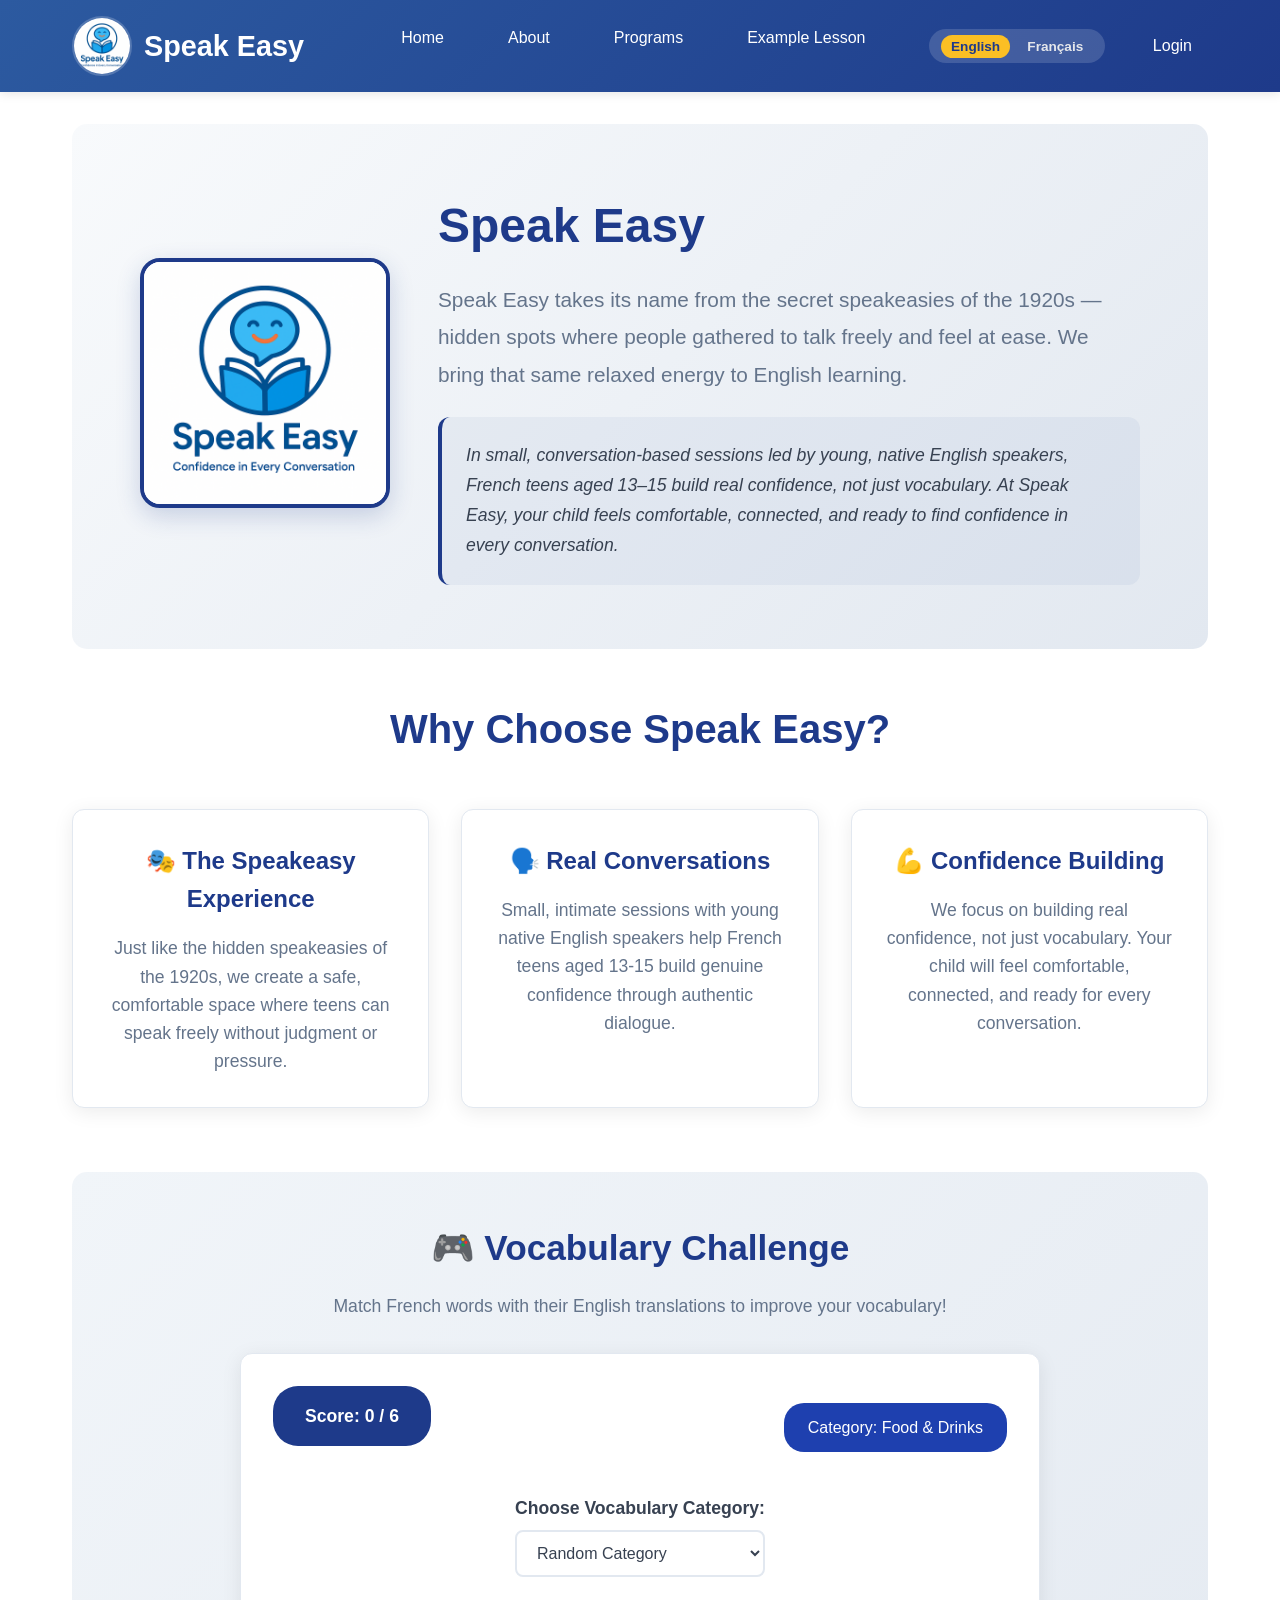
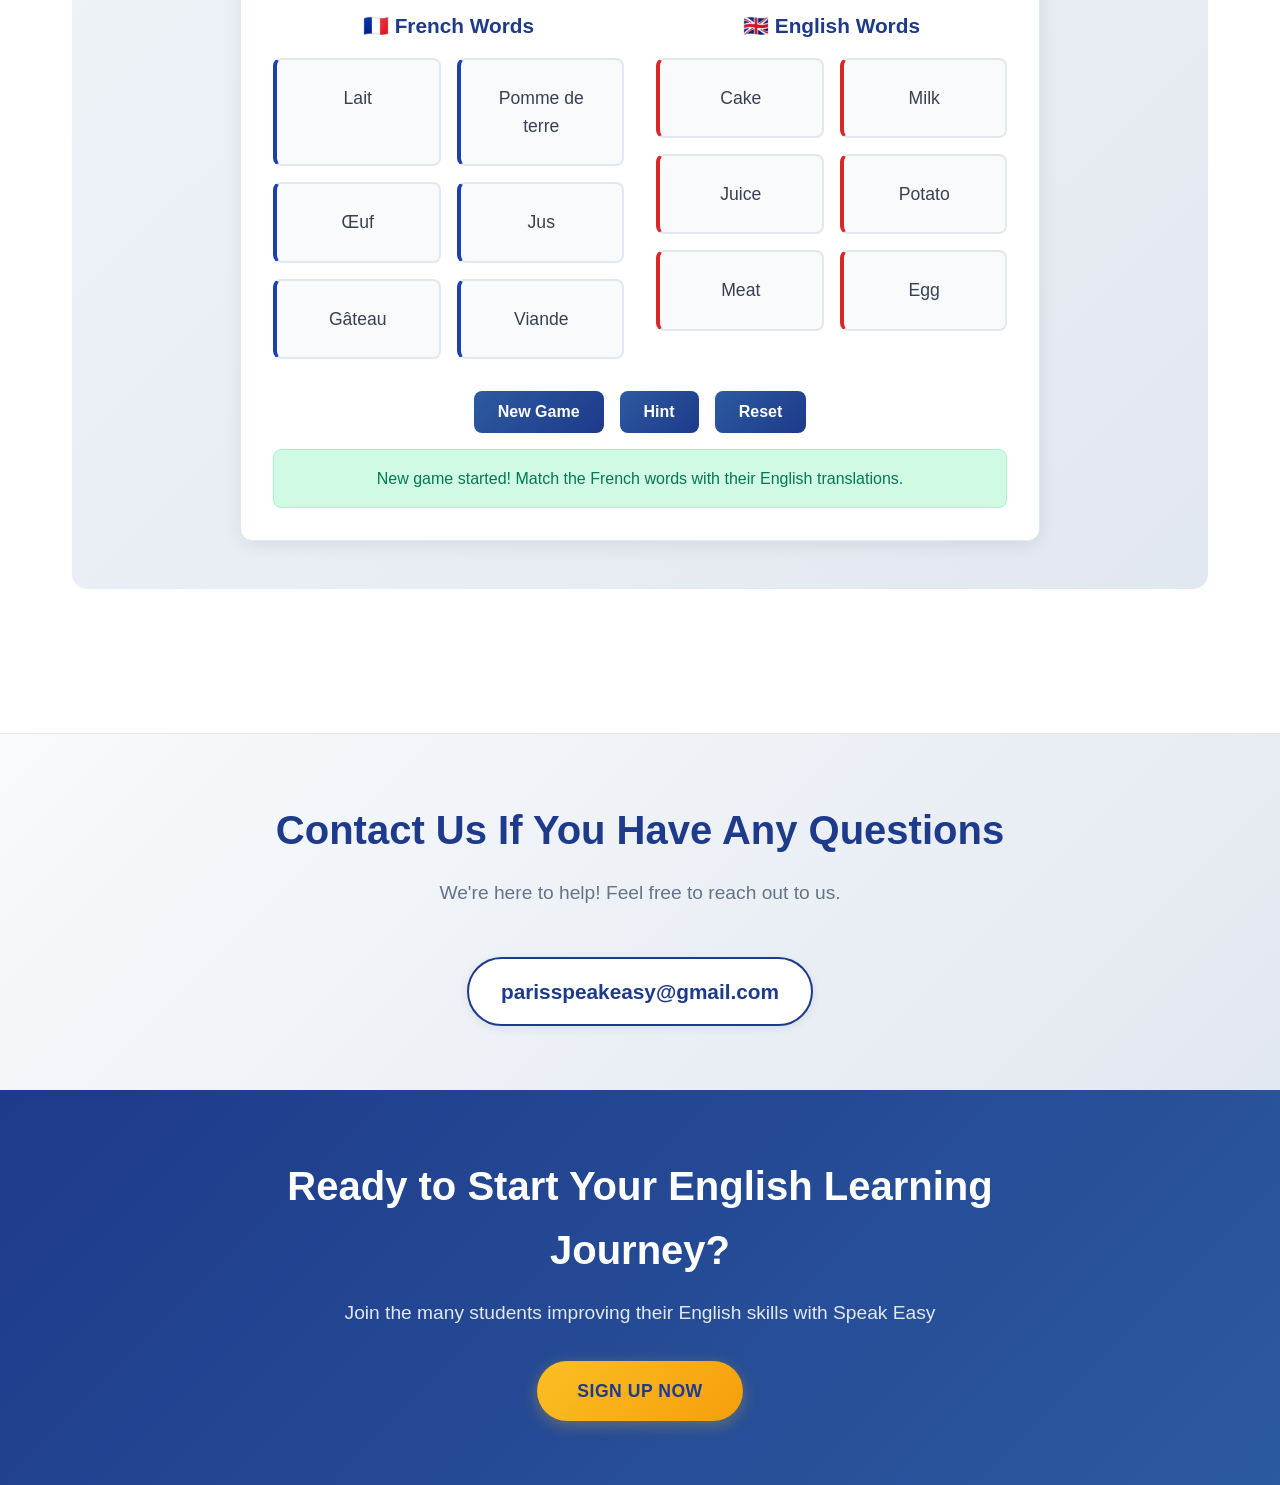
<file: index.html>
<!DOCTYPE html>
<html lang="en">
<head>
    <meta charset="UTF-8">
    <meta name="viewport" content="width=device-width, initial-scale=1.0">
    <title>Speak Easy - Professional English Learning Platform</title>
    <meta name="description" content="Professional English language learning platform for students. Improve your English skills through interactive video courses with native speakers.">
    <link rel="stylesheet" href="style.css">
    <script src="java.js" defer></script>
</head>
<body>
    <!-- Professional Header -->
    <header class="header">
        <nav class="nav-container">
            <a href="index.html" class="logo">
                <img src="logo.png" alt="Speak Easy Logo" class="logo-image">
                <span class="logo-text" data-i18n-key="nav_logo">Speak Easy</span>
            </a>
            <ul class="nav-menu">
                <li><a href="index.html" data-i18n-key="nav_home">Home</a></li>
                <li><a href="About.html" data-i18n-key="nav_about">About</a></li>
                <li><a href="Program_description.html" data-i18n-key="nav_programs">Programs</a></li>
                <li><a href="Example_lesson.html" data-i18n-key="nav_example">Example Lesson</a></li>
                <li class="nav-language-item">
                    <div class="lesson-language-toggle">
                        <button type="button" class="lang-toggle-btn active" data-lang-btn="en">English</button>
                        <button type="button" class="lang-toggle-btn" data-lang-btn="fr">Français</button>
                    </div>
                </li>
                <li><a href="Log_in.html" id="loginLink" data-i18n-key="nav_login">Login</a></li>
            </ul>
            <!-- User Profile Dropdown -->
            <div class="user-profile" id="userProfile" style="display: none;">
                <div class="profile-icon" id="profileIcon">
                    <span id="userInitials">JD</span>
                </div>
                <div class="profile-dropdown" id="profileDropdown">
                    <div class="dropdown-header">
                        <div class="user-info">
                            <div class="user-name" id="userName">John Doe</div>
                            <div class="user-email" id="userEmail">john.doe@example.com</div>
                        </div>
                    </div>
                    <div class="dropdown-menu">
                        <a href="Profile.html" class="dropdown-item">
                            <span class="dropdown-icon">👤</span>
                            <span data-i18n-key="profile_menu_profile">Profile</span>
                        </a>
                        <a href="#" class="dropdown-item">
                            <span class="dropdown-icon">🛒</span>
                            <span data-i18n-key="profile_menu_purchases">Purchases</span>
                        </a>
                        <a href="#" class="dropdown-item">
                            <span class="dropdown-icon">📚</span>
                            <span data-i18n-key="profile_menu_future">Future Lessons</span>
                        </a>
                        <a href="#" class="dropdown-item">
                            <span class="dropdown-icon">⚙️</span>
                            <span data-i18n-key="profile_menu_settings">Settings</span>
                        </a>
                        <div class="dropdown-divider"></div>
                        <a href="#" class="dropdown-item logout-item" id="logoutBtn">
                            <span class="dropdown-icon">🚪</span>
                            <span data-i18n-key="profile_menu_logout">Logout</span>
                        </a>
                    </div>
                </div>
            </div>
        </nav>
    </header>

    <!-- Main Content -->
    <main class="main-container">
        <!-- Hero Section -->
        <section class="hero-section">
            <div class="hero-content">
                <div class="hero-logo">
                    <img src="logo.png" alt="Speak Easy Logo" class="hero-logo-image">
                </div>
                <div class="hero-text">
                    <h1 class="hero-title" data-i18n-key="home_hero_title">Speak Easy</h1>
                    <p class="hero-subtitle" data-i18n-key="home_hero_subtitle">
                        Speak Easy takes its name from the secret speakeasies of the 1920s — hidden spots where people gathered to talk freely and feel at ease. We bring that same relaxed energy to English learning.
                    </p>
                    <p class="hero-description" data-i18n-key="home_hero_description">
                        In small, conversation-based sessions led by young, native English speakers, French teens aged 13–15 build real confidence, not just vocabulary. At Speak Easy, your child feels comfortable, connected, and ready to find confidence in every conversation.
                    </p>
                </div>
            </div>
        </section>

        <!-- Goals Section -->
        <section class="goals-section">
            <h2 class="section-title" data-i18n-key="home_why_title">Why Choose Speak Easy?</h2>
            <div class="goals-grid">
                <div class="goal-card">
                    <h3 data-i18n-key="home_goal1_title">🎭 The Speakeasy Experience</h3>
                    <p data-i18n-key="home_goal1_text">Just like the hidden speakeasies of the 1920s, we create a safe, comfortable space where teens can speak freely without judgment or pressure.</p>
                </div>
                <div class="goal-card">
                    <h3 data-i18n-key="home_goal2_title">🗣️ Real Conversations</h3>
                    <p data-i18n-key="home_goal2_text">Small, intimate sessions with young native English speakers help French teens aged 13-15 build genuine confidence through authentic dialogue.</p>
                </div>
                <div class="goal-card">
                    <h3 data-i18n-key="home_goal3_title">💪 Confidence Building</h3>
                    <p data-i18n-key="home_goal3_text">We focus on building real confidence, not just vocabulary. Your child will feel comfortable, connected, and ready for every conversation.</p>
                </div>
            </div>
        </section>

        <!-- Interactive Vocabulary Game Section -->
        <section class="game-section">
            <h2 class="game-title" data-i18n-key="home_game_title">🎮 Vocabulary Challenge</h2>
            <p class="game-subtitle" data-i18n-key="home_game_subtitle">Match French words with their English translations to improve your vocabulary!</p>
            
            <div class="game-container">
                <div class="game-info">
                    <div class="score-display">
                        <span data-i18n-key="home_game_score_label">Score:</span> <span id="score">0</span> / <span id="total">0</span>
                    </div>
                    <div class="category-display" id="categoryDisplay">
                        <span data-i18n-key="home_game_category_label">Category:</span> <span id="currentCategory" data-i18n-key="home_game_category_current">Select a category</span>
                    </div>
                </div>
                
                <div class="category-selector">
                    <label for="categorySelect" data-i18n-key="home_game_category_choose">Choose Vocabulary Category:</label>
                    <select id="categorySelect" class="category-select">
                        <option value="" data-i18n-key="home_game_cat_random">Random Category</option>
                        <option value="0" data-i18n-key="home_game_cat_0">Greetings & Politeness</option>
                        <option value="1" data-i18n-key="home_game_cat_1">Animals</option>
                        <option value="2" data-i18n-key="home_game_cat_2">Colors</option>
                        <option value="3" data-i18n-key="home_game_cat_3">Numbers</option>
                        <option value="4" data-i18n-key="home_game_cat_4">Fruits & Vegetables</option>
                        <option value="5" data-i18n-key="home_game_cat_5">Family Members</option>
                        <option value="6" data-i18n-key="home_game_cat_6">School & Learning</option>
                        <option value="7" data-i18n-key="home_game_cat_7">Weather & Seasons</option>
                        <option value="8" data-i18n-key="home_game_cat_8">Body Parts</option>
                        <option value="9" data-i18n-key="home_game_cat_9">Food & Drinks</option>
                        <option value="10" data-i18n-key="home_game_cat_10">Clothing & Fashion</option>
                        <option value="11" data-i18n-key="home_game_cat_11">House & Home</option>
                        <option value="12" data-i18n-key="home_game_cat_12">Transportation</option>
                    </select>
                </div>
                
                <div class="game-sections">
                    <div class="french-section">
                        <h3 data-i18n-key="home_game_french_title">🇫🇷 French Words</h3>
                        <div class="french-grid" id="frenchGrid">
                            <!-- French words will be generated here -->
                        </div>
                    </div>
                    
                    <div class="english-section">
                        <h3 data-i18n-key="home_game_english_title">🇬🇧 English Words</h3>
                        <div class="english-grid" id="englishGrid">
                            <!-- English words will be generated here -->
                        </div>
                    </div>
                </div>
                
                <div class="game-controls">
                    <button class="btn-game" id="newGameBtn" data-i18n-key="home_game_new">New Game</button>
                    <button class="btn-game" id="hintBtn" data-i18n-key="home_game_hint">Hint</button>
                    <button class="btn-game" id="resetBtn" data-i18n-key="home_game_reset">Reset</button>
                </div>
                
                <div id="feedbackMessage" class="feedback-message" style="display: none;"></div>
            </div>
        </section>
    </main>

    <!-- Contact Section -->
    <section class="contact-section">
        <div class="contact-container">
            <h2 data-i18n-key="home_contact_title">Contact Us If You Have Any Questions</h2>
            <p data-i18n-key="home_contact_text">We're here to help! Feel free to reach out to us.</p>
            <div class="contact-email">
                <a href="mailto:parisspeakeasy@gmail.com" class="contact-email-link">parisspeakeasy@gmail.com</a>
            </div>
        </div>
    </section>

    <!-- Sign Up Section -->
    <section class="signup-section">
        <div class="signup-container">
            <h2 data-i18n-key="home_signup_title">Ready to Start Your English Learning Journey?</h2>
            <p data-i18n-key="home_signup_text">Join the many students improving their English skills with Speak Easy</p>
            <a href="Sign_up.html" class="btn-signup" data-i18n-key="home_signup_button">Sign Up Now</a>
        </div>
    </section>

    <script>
        (function() {
            const translations = {
                en: {
                    nav_logo: 'Speak Easy',
                    nav_home: 'Home',
                    nav_about: 'About',
                    nav_programs: 'Programs',
                    nav_example: 'Example Lesson',
                    nav_login: 'Login',
                    profile_menu_profile: 'Profile',
                    profile_menu_purchases: 'Purchases',
                    profile_menu_future: 'Future Lessons',
                    profile_menu_settings: 'Settings',
                    profile_menu_logout: 'Logout',
                    home_hero_title: 'Speak Easy',
                    home_hero_subtitle: 'Speak Easy takes its name from the secret speakeasies of the 1920s — hidden spots where people gathered to talk freely and feel at ease. We bring that same relaxed energy to English learning.',
                    home_hero_description: 'In small, conversation-based sessions led by young, native English speakers, French teens aged 13–15 build real confidence, not just vocabulary. At Speak Easy, your child feels comfortable, connected, and ready to find confidence in every conversation.',
                    home_why_title: 'Why Choose Speak Easy?',
                    home_goal1_title: '🎭 The Speakeasy Experience',
                    home_goal1_text: 'Just like the hidden speakeasies of the 1920s, we create a safe, comfortable space where teens can speak freely without judgment or pressure.',
                    home_goal2_title: '🗣️ Real Conversations',
                    home_goal2_text: 'Small, intimate sessions with young native English speakers help French teens aged 13-15 build genuine confidence through authentic dialogue.',
                    home_goal3_title: '💪 Confidence Building',
                    home_goal3_text: 'We focus on building real confidence, not just vocabulary. Your child will feel comfortable, connected, and ready for every conversation.',
                    home_game_title: '🎮 Vocabulary Challenge',
                    home_game_subtitle: 'Match French words with their English translations to improve your vocabulary!',
                    home_game_score_label: 'Score:',
                    home_game_category_label: 'Category:',
                    home_game_category_current: 'Select a category',
                    home_game_category_choose: 'Choose Vocabulary Category:',
                    home_game_cat_random: 'Random Category',
                    home_game_cat_0: 'Greetings & Politeness',
                    home_game_cat_1: 'Animals',
                    home_game_cat_2: 'Colors',
                    home_game_cat_3: 'Numbers',
                    home_game_cat_4: 'Fruits & Vegetables',
                    home_game_cat_5: 'Family Members',
                    home_game_cat_6: 'School & Learning',
                    home_game_cat_7: 'Weather & Seasons',
                    home_game_cat_8: 'Body Parts',
                    home_game_cat_9: 'Food & Drinks',
                    home_game_cat_10: 'Clothing & Fashion',
                    home_game_cat_11: 'House & Home',
                    home_game_cat_12: 'Transportation',
                    home_game_french_title: '🇫🇷 French Words',
                    home_game_english_title: '🇬🇧 English Words',
                    home_game_new: 'New Game',
                    home_game_hint: 'Hint',
                    home_game_reset: 'Reset',
                    home_contact_title: 'Contact Us If You Have Any Questions',
                    home_contact_text: "We're here to help! Feel free to reach out to us.",
                    home_signup_title: 'Ready to Start Your English Learning Journey?',
                    home_signup_text: 'Join the many students improving their English skills with Speak Easy',
                    home_signup_button: 'Sign Up Now'
                },
                fr: {
                    nav_logo: 'Speak Easy',
                    nav_home: 'Accueil',
                    nav_about: 'À propos',
                    nav_programs: 'Programmes',
                    nav_example: "Leçon d'exemple",
                    nav_login: 'Connexion',
                    profile_menu_profile: 'Profil',
                    profile_menu_purchases: 'Achats',
                    profile_menu_future: 'Leçons futures',
                    profile_menu_settings: 'Paramètres',
                    profile_menu_logout: 'Déconnexion',
                    home_hero_title: 'Speak Easy',
                    home_hero_subtitle: 'Speak Easy tire son nom des speakeasies secrets des années 1920 — des lieux cachés où les gens pouvaient parler librement et se sentir à l’aise. Nous apportons cette même énergie détendue à l’apprentissage de l’anglais.',
                    home_hero_description: "En petits groupes de conversation animés par de jeunes locuteurs natifs anglophones, des ados français de 13 à 15 ans gagnent une vraie confiance, pas seulement du vocabulaire. À Speak Easy, votre enfant se sent à l’aise, connecté et prêt à prendre confiance dans chaque conversation.",
                    home_why_title: 'Pourquoi choisir Speak Easy ?',
                    home_goal1_title: '🎭 L’expérience speakeasy',
                    home_goal1_text: "Comme dans les speakeasies cachés des années 1920, nous créons un espace sûr et chaleureux où les ados peuvent parler librement, sans jugement ni pression.",
                    home_goal2_title: '🗣️ De vraies conversations',
                    home_goal2_text: 'De petites séances avec de jeunes natifs anglophones aident les ados français de 13 à 15 ans à construire une confiance réelle grâce à un dialogue authentique.',
                    home_goal3_title: '💪 Gagner en confiance',
                    home_goal3_text: 'Nous mettons l’accent sur la confiance, pas seulement sur le vocabulaire. Votre enfant se sentira à l’aise, connecté et prêt pour chaque conversation.',
                    home_game_title: '🎮 Défi vocabulaire',
                    home_game_subtitle: 'Associe les mots français à leurs traductions anglaises pour améliorer ton vocabulaire !',
                    home_game_score_label: 'Score :',
                    home_game_category_label: 'Catégorie :',
                    home_game_category_current: 'Sélectionne une catégorie',
                    home_game_category_choose: 'Choisis une catégorie de vocabulaire :',
                    home_game_cat_random: 'Catégorie aléatoire',
                    home_game_cat_0: 'Salutations & Politesse',
                    home_game_cat_1: 'Animaux',
                    home_game_cat_2: 'Couleurs',
                    home_game_cat_3: 'Nombres',
                    home_game_cat_4: 'Fruits & Légumes',
                    home_game_cat_5: 'Membres de la famille',
                    home_game_cat_6: 'École & Apprentissage',
                    home_game_cat_7: 'Météo & Saisons',
                    home_game_cat_8: 'Parties du corps',
                    home_game_cat_9: 'Nourriture & Boissons',
                    home_game_cat_10: 'Vêtements & Mode',
                    home_game_cat_11: 'Maison & Foyer',
                    home_game_cat_12: 'Transports',
                    home_game_french_title: '🇫🇷 Mots en français',
                    home_game_english_title: '🇬🇧 Mots en anglais',
                    home_game_new: 'Nouvelle partie',
                    home_game_hint: 'Indice',
                    home_game_reset: 'Réinitialiser',
                    home_contact_title: 'Contactez-nous si vous avez des questions',
                    home_contact_text: "Nous sommes là pour vous aider ! N’hésitez pas à nous écrire.",
                    home_signup_title: "Prêt à commencer ton aventure en anglais ?",
                    home_signup_text: "Rejoins les nombreux élèves qui améliorent leur anglais avec Speak Easy",
                    home_signup_button: "Je m'inscris"
                }
            };

            function setLanguage(lang) {
                const selectedLang = lang === 'fr' ? 'fr' : 'en';
                document.documentElement.lang = selectedLang;

                document.querySelectorAll('[data-i18n-key]').forEach(function(el) {
                    const key = el.getAttribute('data-i18n-key');
                    const translation = translations[selectedLang] && translations[selectedLang][key];
                    if (translation) {
                        el.innerHTML = translation;
                    }
                });

                document.querySelectorAll('[data-lang-btn]').forEach(function(btn) {
                    btn.classList.toggle('active', btn.getAttribute('data-lang-btn') === selectedLang);
                });

                localStorage.setItem('exampleLessonLang', selectedLang);
            }

            document.addEventListener('DOMContentLoaded', function() {
                const savedLang = localStorage.getItem('exampleLessonLang') || 'en';
                setLanguage(savedLang);

                document.querySelectorAll('[data-lang-btn]').forEach(function(btn) {
                    btn.addEventListener('click', function() {
                        setLanguage(this.getAttribute('data-lang-btn'));
                    });
                });
            });
        })();
    </script>
</body>

</html>
</file>
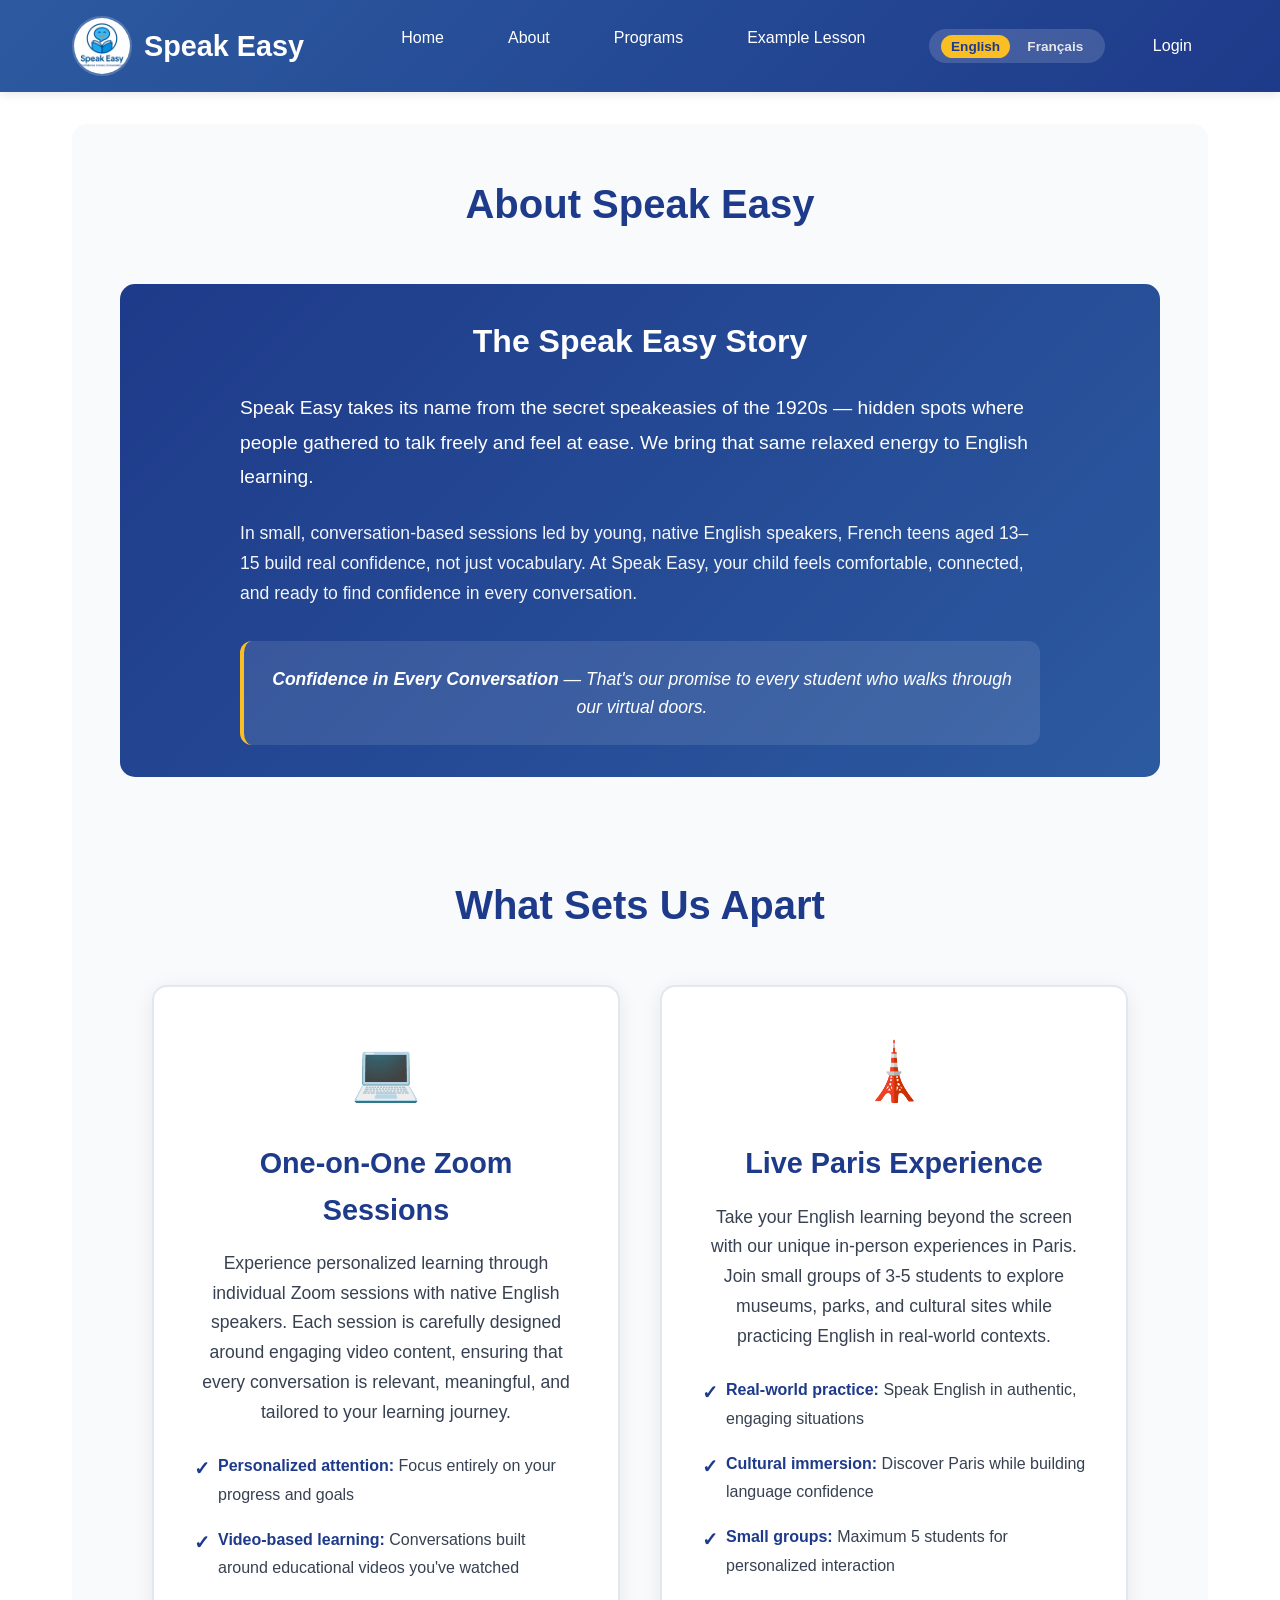
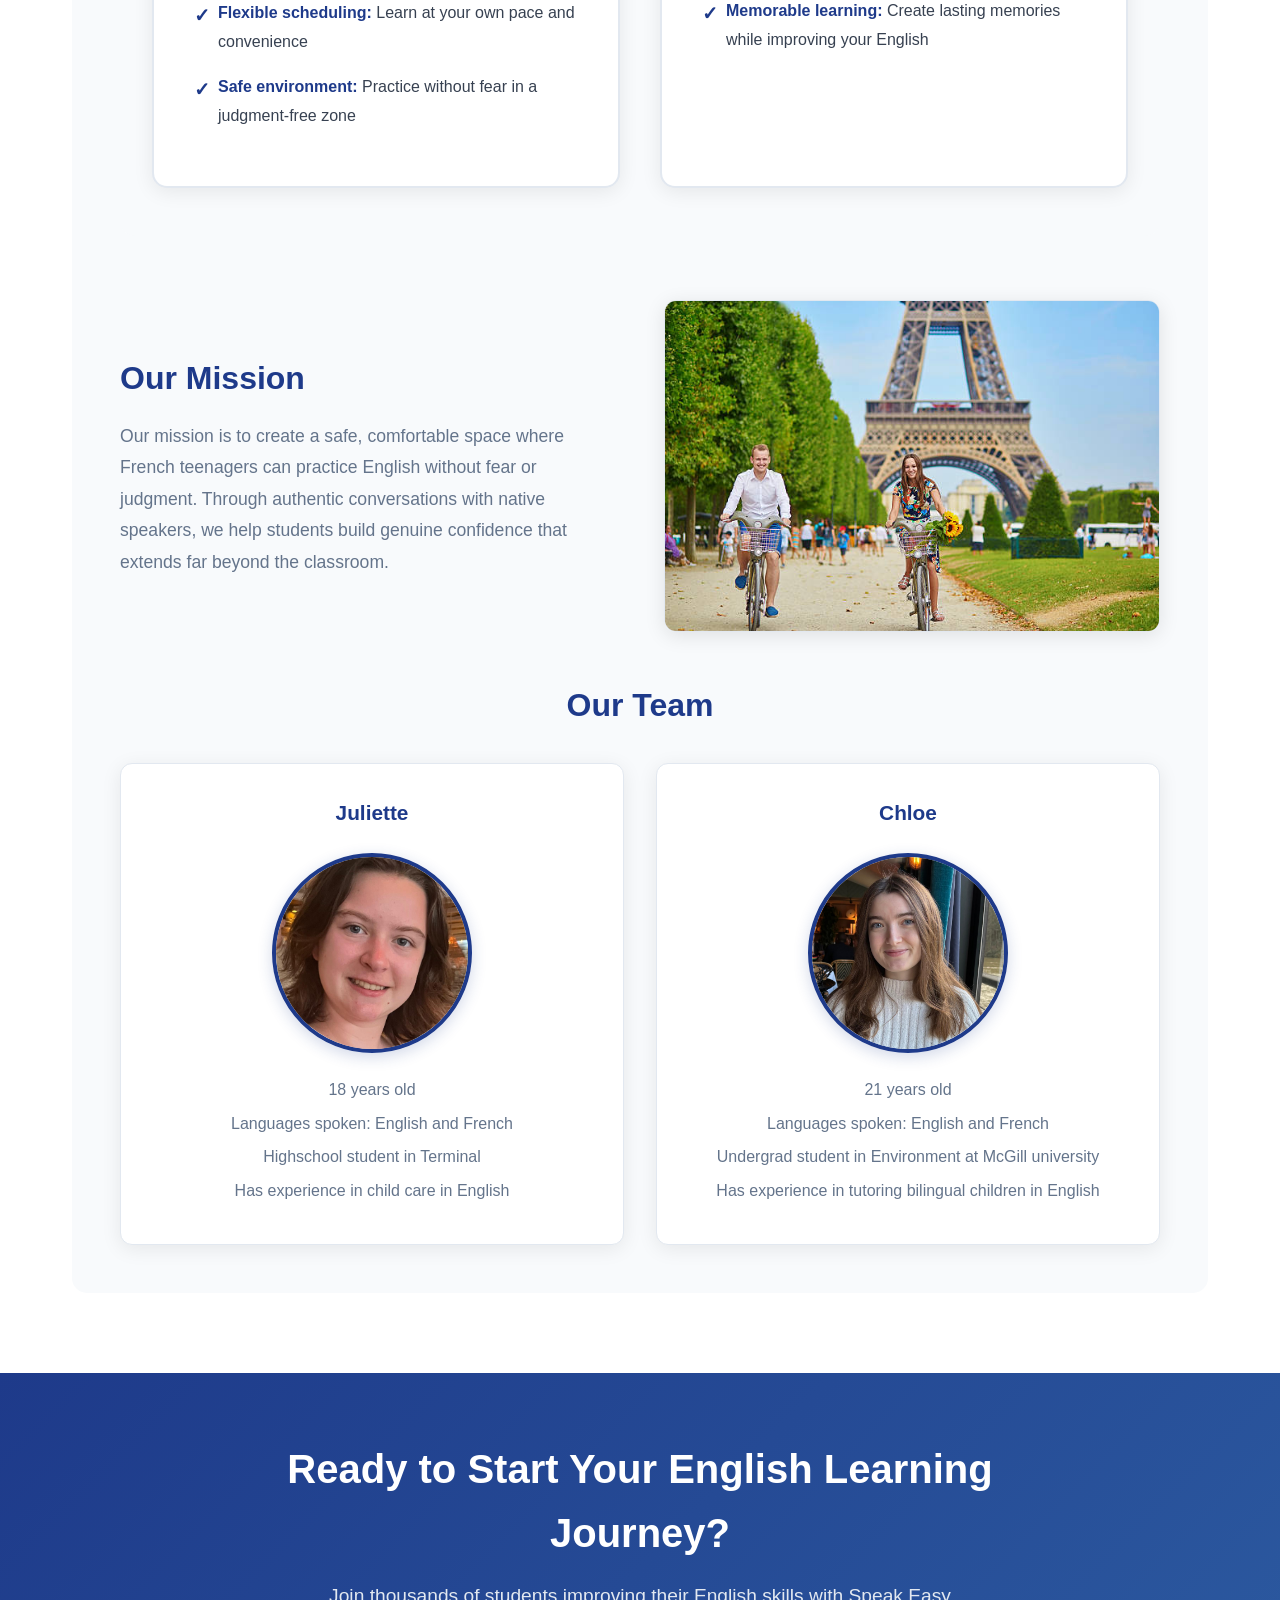
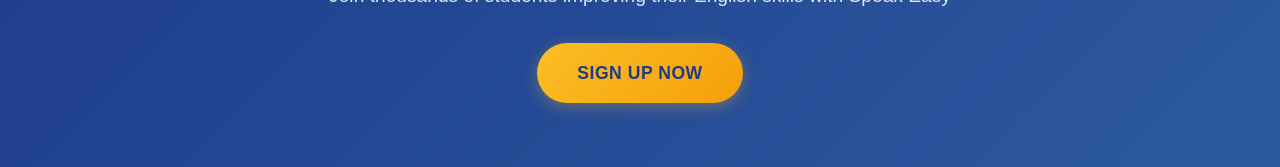
<file: About.html>
<!DOCTYPE html>
<html lang="en">
<head>
    <meta charset="UTF-8">
    <meta name="viewport" content="width=device-width, initial-scale=1.0">
    <title>About Us - Speak Easy</title>
    <meta name="description" content="Learn about Speak Easy's mission and meet our team of bilingual English instructors.">
    <link rel="stylesheet" href="style.css">
    <script src="java.js" defer></script>
</head>
<body>
    <!-- Professional Header -->
    <header class="header">
        <nav class="nav-container">
            <a href="index.html" class="logo">
                <img src="logo.png" alt="Speak Easy Logo" class="logo-image">
                <span class="logo-text" data-i18n-key="nav_logo">Speak Easy</span>
            </a>
            <ul class="nav-menu">
                <li><a href="index.html" data-i18n-key="nav_home">Home</a></li>
                <li><a href="About.html" data-i18n-key="nav_about">About</a></li>
                <li><a href="Program_description.html" data-i18n-key="nav_programs">Programs</a></li>
                <li><a href="Example_lesson.html" data-i18n-key="nav_example">Example Lesson</a></li>
                <li class="nav-language-item">
                    <div class="lesson-language-toggle">
                        <button type="button" class="lang-toggle-btn active" data-lang-btn="en">English</button>
                        <button type="button" class="lang-toggle-btn" data-lang-btn="fr">Français</button>
                    </div>
                </li>
                <li><a href="Log_in.html" id="loginLink" data-i18n-key="nav_login">Login</a></li>
            </ul>
            <!-- User Profile Dropdown -->
            <div class="user-profile" id="userProfile" style="display: none;">
                <div class="profile-icon" id="profileIcon">
                    <span id="userInitials">JD</span>
                </div>
                <div class="profile-dropdown" id="profileDropdown">
                    <div class="dropdown-header">
                        <div class="user-info">
                            <div class="user-name" id="userName">John Doe</div>
                            <div class="user-email" id="userEmail">john.doe@example.com</div>
                        </div>
                    </div>
                    <div class="dropdown-menu">
                        <a href="Profile.html" class="dropdown-item">
                            <span class="dropdown-icon">👤</span>
                            <span data-i18n-key="profile_menu_profile">Profile</span>
                        </a>
                        <a href="#" class="dropdown-item">
                            <span class="dropdown-icon">🛒</span>
                            <span data-i18n-key="profile_menu_purchases">Purchases</span>
                        </a>
                        <a href="#" class="dropdown-item">
                            <span class="dropdown-icon">📚</span>
                            <span data-i18n-key="profile_menu_future">Future Lessons</span>
                        </a>
                        <a href="#" class="dropdown-item">
                            <span class="dropdown-icon">⚙️</span>
                            <span data-i18n-key="profile_menu_settings">Settings</span>
                        </a>
                        <div class="dropdown-divider"></div>
                        <a href="#" class="dropdown-item logout-item" id="logoutBtn">
                            <span class="dropdown-icon">🚪</span>
                            <span data-i18n-key="profile_menu_logout">Logout</span>
                        </a>
                    </div>
                </div>
            </div>
        </nav>
    </header>

    <!-- Main Content -->
    <main class="main-container">
        <!-- About Section -->
        <section class="about-section">
            <h1 class="section-title" data-i18n-key="about_title">About Speak Easy</h1>

            <!-- Story Section -->
            <div class="story-section">
                <div class="story-content">
                    <h2 data-i18n-key="about_story_title">The Speak Easy Story</h2>
                    <div class="story-text">
                        <p class="story-intro" data-i18n-key="about_story_intro">
                            Speak Easy takes its name from the secret speakeasies of the 1920s — hidden spots where people gathered to talk freely and feel at ease. We bring that same relaxed energy to English learning.
                        </p>
                        <p class="story-description" data-i18n-key="about_story_description">
                            In small, conversation-based sessions led by young, native English speakers, French teens aged 13–15 build real confidence, not just vocabulary. At Speak Easy, your child feels comfortable, connected, and ready to find confidence in every conversation.
                        </p>
                        <div class="story-highlight">
                            <p data-i18n-key="about_story_highlight"><strong>Confidence in Every Conversation</strong> — That's our promise to every student who walks through our virtual doors.</p>
                        </div>
                    </div>
                </div>
            </div>

            <!-- What Sets Us Apart Section -->
            <div class="what-sets-us-apart">
                <h2 class="section-title" data-i18n-key="about_what_title">What Sets Us Apart</h2>
                <div class="unique-features-grid">
                    <div class="unique-feature-card">
                        <div class="feature-icon">💻</div>
                        <h3 data-i18n-key="about_feature1_title">One-on-One Zoom Sessions</h3>
                        <p data-i18n-key="about_feature1_text">Experience personalized learning through individual Zoom sessions with native English speakers. Each session is carefully designed around engaging video content, ensuring that every conversation is relevant, meaningful, and tailored to your learning journey.</p>
                        <ul class="feature-highlights">
                            <li data-i18n-key="about_feature1_point1"><strong>Personalized attention:</strong> Focus entirely on your progress and goals</li>
                            <li data-i18n-key="about_feature1_point2"><strong>Video-based learning:</strong> Conversations built around educational videos you've watched</li>
                            <li data-i18n-key="about_feature1_point3"><strong>Flexible scheduling:</strong> Learn at your own pace and convenience</li>
                            <li data-i18n-key="about_feature1_point4"><strong>Safe environment:</strong> Practice without fear in a judgment-free zone</li>
                        </ul>
                    </div>
                    <div class="unique-feature-card">
                        <div class="feature-icon">🗼</div>
                        <h3 data-i18n-key="about_feature2_title">Live Paris Experience</h3>
                        <p data-i18n-key="about_feature2_text">Take your English learning beyond the screen with our unique in-person experiences in Paris. Join small groups of 3-5 students to explore museums, parks, and cultural sites while practicing English in real-world contexts.</p>
                        <ul class="feature-highlights">
                            <li data-i18n-key="about_feature2_point1"><strong>Real-world practice:</strong> Speak English in authentic, engaging situations</li>
                            <li data-i18n-key="about_feature2_point2"><strong>Cultural immersion:</strong> Discover Paris while building language confidence</li>
                            <li data-i18n-key="about_feature2_point3"><strong>Small groups:</strong> Maximum 5 students for personalized interaction</li>
                            <li data-i18n-key="about_feature2_point4"><strong>Memorable learning:</strong> Create lasting memories while improving your English</li>
                        </ul>
                    </div>
                </div>
            </div>

            <!-- Mission Section -->
            <div class="mission-content">
                <div class="mission-text">
                    <h2 data-i18n-key="about_mission_title">Our Mission</h2>
                    <p data-i18n-key="about_mission_text">
                        Our mission is to create a safe, comfortable space where French teenagers can practice English
                        without fear or judgment. Through authentic conversations with native speakers, we help students
                        build genuine confidence that extends far beyond the classroom.
                    </p>
                </div>
                <div class="mission-image">
                    <img src="Bicking.jpg"/>
                </div>
            </div>

            <!-- Team Section -->
            <div class="team-section">
                <h2 data-i18n-key="about_team_title">Our Team</h2>
                <div class="team-grid">
                    <div class="team-member">
                        <h3>Juliette</h3>
                        <img src="Juliette.jpeg"/>
                        <p data-i18n-key="about_team_juliette_1">18 years old</p>
                        <p data-i18n-key="about_team_juliette_2">Languages spoken: English and French</p>
                        <p data-i18n-key="about_team_juliette_3">Highschool student in Terminal</p>
                        <p data-i18n-key="about_team_juliette_4">Has experience in child care in English</p>
                    </div>
                    <div class="team-member">
                        <h3>Chloe</h3>
                        <img src="Chloe.jpeg"/>
                        <p data-i18n-key="about_team_chloe_1">21 years old</p>
                        <p data-i18n-key="about_team_chloe_2">Languages spoken: English and French</p>
                        <p data-i18n-key="about_team_chloe_3">Undergrad student in Environment at McGill university</p>
                        <p data-i18n-key="about_team_chloe_4">Has experience in tutoring bilingual children in English</p>
                    </div>
                </div>
            </div>
        </section>
    </main>

    <!-- Sign Up Section -->
    <section class="signup-section">
        <div class="signup-container">
            <h2 data-i18n-key="about_signup_title">Ready to Start Your English Learning Journey?</h2>
            <p data-i18n-key="about_signup_text">Join thousands of students improving their English skills with Speak Easy</p>
            <a href="Sign_up.html" class="btn-signup" data-i18n-key="about_signup_button">Sign Up Now</a>
        </div>
    </section>

    <script>
        (function() {
            const translations = {
                en: {
                    nav_logo: 'Speak Easy',
                    nav_home: 'Home',
                    nav_about: 'About',
                    nav_programs: 'Programs',
                    nav_example: 'Example Lesson',
                    nav_login: 'Login',
                    profile_menu_profile: 'Profile',
                    profile_menu_purchases: 'Purchases',
                    profile_menu_future: 'Future Lessons',
                    profile_menu_settings: 'Settings',
                    profile_menu_logout: 'Logout',
                    about_title: 'About Speak Easy',
                    about_story_title: 'The Speak Easy Story',
                    about_story_intro: 'Speak Easy takes its name from the secret speakeasies of the 1920s — hidden spots where people gathered to talk freely and feel at ease. We bring that same relaxed energy to English learning.',
                    about_story_description: 'In small, conversation-based sessions led by young, native English speakers, French teens aged 13–15 build real confidence, not just vocabulary. At Speak Easy, your child feels comfortable, connected, and ready to find confidence in every conversation.',
                    about_story_highlight: '<strong>Confidence in Every Conversation</strong> — That\'s our promise to every student who walks through our virtual doors.',
                    about_what_title: 'What Sets Us Apart',
                    about_feature1_title: 'One-on-One Zoom Sessions',
                    about_feature1_text: 'Experience personalized learning through individual Zoom sessions with native English speakers. Each session is carefully designed around engaging video content, ensuring that every conversation is relevant, meaningful, and tailored to your learning journey.',
                    about_feature1_point1: '<strong>Personalized attention:</strong> Focus entirely on your progress and goals',
                    about_feature1_point2: '<strong>Video-based learning:</strong> Conversations built around educational videos you\'ve watched',
                    about_feature1_point3: '<strong>Flexible scheduling:</strong> Learn at your own pace and convenience',
                    about_feature1_point4: '<strong>Safe environment:</strong> Practice without fear in a judgment-free zone',
                    about_feature2_title: 'Live Paris Experience',
                    about_feature2_text: 'Take your English learning beyond the screen with our unique in-person experiences in Paris. Join small groups of 3-5 students to explore museums, parks, and cultural sites while practicing English in real-world contexts.',
                    about_feature2_point1: '<strong>Real-world practice:</strong> Speak English in authentic, engaging situations',
                    about_feature2_point2: '<strong>Cultural immersion:</strong> Discover Paris while building language confidence',
                    about_feature2_point3: '<strong>Small groups:</strong> Maximum 5 students for personalized interaction',
                    about_feature2_point4: '<strong>Memorable learning:</strong> Create lasting memories while improving your English',
                    about_mission_title: 'Our Mission',
                    about_mission_text: 'Our mission is to create a safe, comfortable space where French teenagers can practice English without fear or judgment. Through authentic conversations with native speakers, we help students build genuine confidence that extends far beyond the classroom.',
                    about_team_title: 'Our Team',
                    about_team_juliette_1: '18 years old',
                    about_team_juliette_2: 'Languages spoken: English and French',
                    about_team_juliette_3: 'Highschool student in Terminal',
                    about_team_juliette_4: 'Has experience in child care in English',
                    about_team_chloe_1: '21 years old',
                    about_team_chloe_2: 'Languages spoken: English and French',
                    about_team_chloe_3: 'Undergrad student in Environment at McGill university',
                    about_team_chloe_4: 'Has experience in tutoring bilingual children in English',
                    about_signup_title: 'Ready to Start Your English Learning Journey?',
                    about_signup_text: 'Join thousands of students improving their English skills with Speak Easy',
                    about_signup_button: 'Sign Up Now'
                },
                fr: {
                    nav_logo: 'Speak Easy',
                    nav_home: 'Accueil',
                    nav_about: 'À propos',
                    nav_programs: 'Programmes',
                    nav_example: "Leçon d'exemple",
                    nav_login: 'Connexion',
                    profile_menu_profile: 'Profil',
                    profile_menu_purchases: 'Achats',
                    profile_menu_future: 'Leçons futures',
                    profile_menu_settings: 'Paramètres',
                    profile_menu_logout: 'Déconnexion',
                    about_title: 'À propos de Speak Easy',
                    about_story_title: "L'histoire de Speak Easy",
                    about_story_intro: 'Speak Easy tire son nom des speakeasies secrets des années 1920 — des lieux cachés où les gens pouvaient parler librement et se sentir à l’aise. Nous apportons cette même énergie détendue à l’apprentissage de l’anglais.',
                    about_story_description: "En petits groupes de conversation animés par de jeunes locuteurs natifs anglophones, des ados français de 13 à 15 ans gagnent une vraie confiance, pas seulement du vocabulaire. À Speak Easy, votre enfant se sent à l’aise, connecté et prêt à prendre confiance dans chaque conversation.",
                    about_story_highlight: "<strong>La confiance dans chaque conversation</strong> — c’est notre promesse à chaque élève qui pousse la porte de Speak Easy.",
                    about_what_title: 'Ce qui nous rend uniques',
                    about_feature1_title: 'Séances Zoom individuelles',
                    about_feature1_text: "Profite d’un apprentissage personnalisé grâce à des séances individuelles sur Zoom avec des natifs anglophones. Chaque séance est construite autour de vidéos engageantes pour que chaque conversation soit pertinente, motivante et adaptée à ton niveau.",
                    about_feature1_point1: '<strong>Attention personnalisée :</strong> 100 % centrée sur tes progrès et tes objectifs',
                    about_feature1_point2: '<strong>Apprentissage par la vidéo :</strong> des conversations basées sur des vidéos éducatives que tu as regardées',
                    about_feature1_point3: '<strong>Horaires flexibles :</strong> apprends à ton rythme, selon ton emploi du temps',
                    about_feature1_point4: '<strong>Cadre rassurant :</strong> pratique sans crainte, dans un espace bienveillant',
                    about_feature2_title: 'Expérience Paris en direct',
                    about_feature2_text: "Va au-delà de l’écran grâce à nos expériences uniques en présentiel à Paris. En petits groupes de 3 à 5 élèves, explore des musées, des parcs et des lieux culturels tout en pratiquant l’anglais dans des situations réelles.",
                    about_feature2_point1: '<strong>Pratique réelle :</strong> parle anglais dans des situations authentiques et ludiques',
                    about_feature2_point2: '<strong>Immersion culturelle :</strong> découvre Paris tout en gagnant en confiance en anglais',
                    about_feature2_point3: '<strong>Petits groupes :</strong> maximum 5 élèves pour plus de participation',
                    about_feature2_point4: '<strong>Souvenirs durables :</strong> vis des moments forts tout en progressant en anglais',
                    about_mission_title: 'Notre mission',
                    about_mission_text: "Notre mission est de créer un espace sûr et chaleureux où les adolescents français peuvent pratiquer l’anglais sans peur ni jugement. Grâce à des conversations authentiques avec des natifs, nous les aidons à construire une vraie confiance qui dépasse largement la salle de classe.",
                    about_team_title: 'Notre équipe',
                    about_team_juliette_1: '18 ans',
                    about_team_juliette_2: 'Langues parlées : anglais et français',
                    about_team_juliette_3: 'Lycéenne en Terminale',
                    about_team_juliette_4: "Expérience en garde d’enfants en anglais",
                    about_team_chloe_1: '21 ans',
                    about_team_chloe_2: 'Langues parlées : anglais et français',
                    about_team_chloe_3: 'Étudiante en environnement à l’université McGill',
                    about_team_chloe_4: 'Expérience en soutien scolaire bilingue en anglais',
                    about_signup_title: "Prêt à commencer ton aventure en anglais ?",
                    about_signup_text: "Rejoins les milliers d’élèves qui améliorent leur anglais avec Speak Easy",
                    about_signup_button: "Je m'inscris"
                }
            };

            function setLanguage(lang) {
                const selectedLang = lang === 'fr' ? 'fr' : 'en';
                document.documentElement.lang = selectedLang;

                document.querySelectorAll('[data-i18n-key]').forEach(function(el) {
                    const key = el.getAttribute('data-i18n-key');
                    const translation = translations[selectedLang] && translations[selectedLang][key];
                    if (translation) {
                        el.innerHTML = translation;
                    }
                });

                document.querySelectorAll('[data-lang-btn]').forEach(function(btn) {
                    btn.classList.toggle('active', btn.getAttribute('data-lang-btn') === selectedLang);
                });

                localStorage.setItem('exampleLessonLang', selectedLang);
            }

            document.addEventListener('DOMContentLoaded', function() {
                const savedLang = localStorage.getItem('exampleLessonLang') || 'en';
                setLanguage(savedLang);

                document.querySelectorAll('[data-lang-btn]').forEach(function(btn) {
                    btn.addEventListener('click', function() {
                        setLanguage(this.getAttribute('data-lang-btn'));
                    });
                });
            });
        })();
    </script>
</body>
</html>
</file>
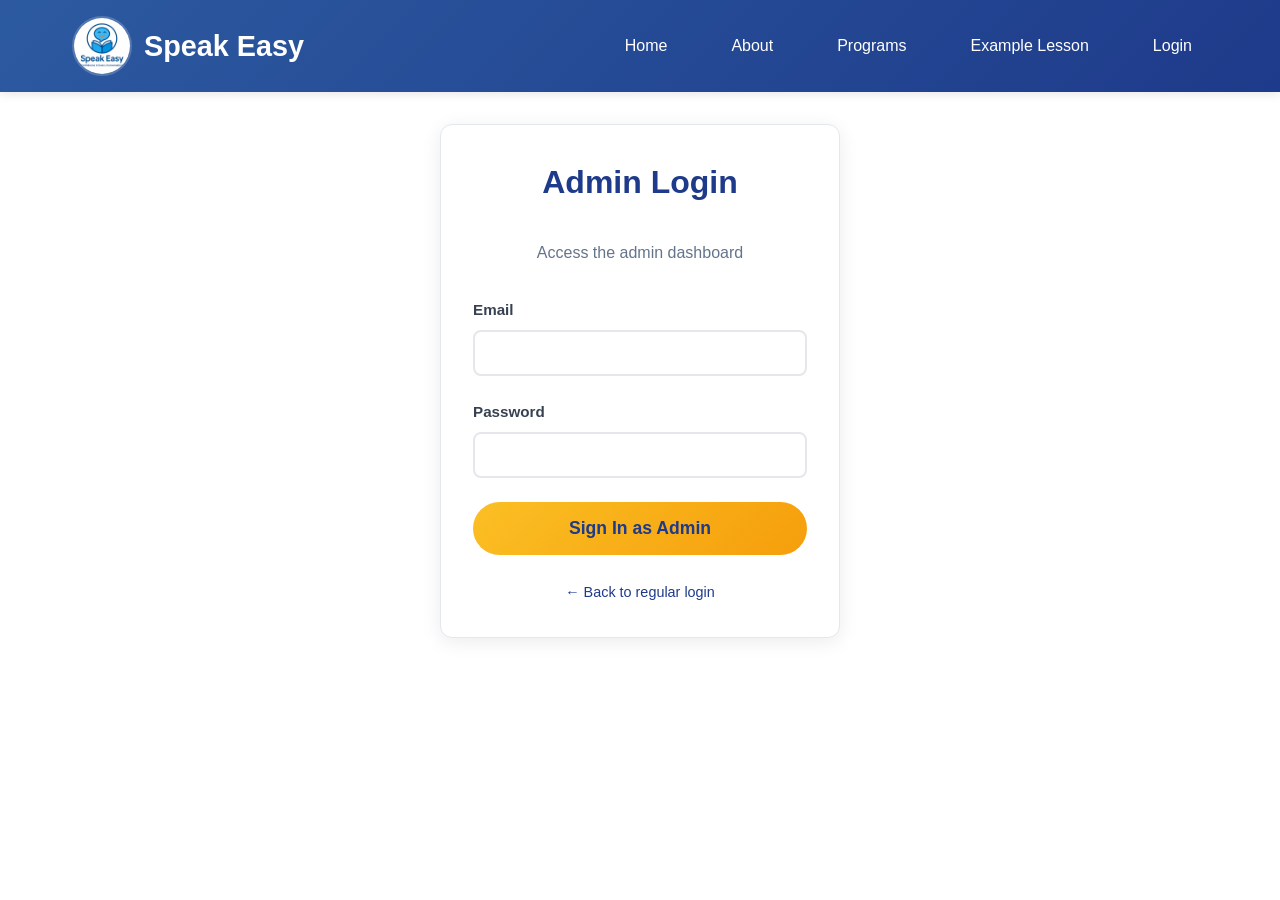
<file: Admin_login.html>
<!DOCTYPE html>
<html lang="en">
<head>
    <meta charset="UTF-8">
    <meta name="viewport" content="width=device-width, initial-scale=1.0">
    <title>Admin Login - Speak Easy</title>
    <meta name="description" content="Admin access to Speak Easy dashboard">
    <link rel="stylesheet" href="style.css">
    <script src="java.js" defer></script>
</head>
<body>
    <!-- Professional Header -->
    <header class="header">
        <nav class="nav-container">
            <a href="index.html" class="logo">
                <img src="logo.png" alt="Speak Easy Logo" class="logo-image">
                <span class="logo-text">Speak Easy</span>
            </a>
            <ul class="nav-menu">
                <li><a href="index.html">Home</a></li>
                <li><a href="About.html">About</a></li>
                <li><a href="Program_description.html">Programs</a></li>
                <li><a href="Example_lesson.html">Example Lesson</a></li>
                <li><a href="Log_in.html">Login</a></li>
            </ul>
        </nav>
    </header>

    <!-- Main Content -->
    <main class="main-container">
        <div class="login-container">
            <h1 class="login-title">Admin Login</h1>
            <p style="text-align: center; color: #64748b; margin-bottom: 2rem;">Access the admin dashboard</p>
            <form id="adminLoginForm" class="login-form">
                <div class="form-group">
                    <label for="adminEmail">Email</label>
                    <input type="email" id="adminEmail" name="adminEmail" required>
                </div>
                <div class="form-group">
                    <label for="adminPassword">Password</label>
                    <input type="password" id="adminPassword" name="adminPassword" required>
                </div>
                <button type="submit" class="btn-primary">Sign In as Admin</button>
            </form>
            
            <div class="forgot-password" style="text-align: center; margin-top: 1.5rem;">
                <a href="Log_in.html" class="forgot-link">← Back to regular login</a>
            </div>
        </div>
    </main>
</body>
</html>
</file>
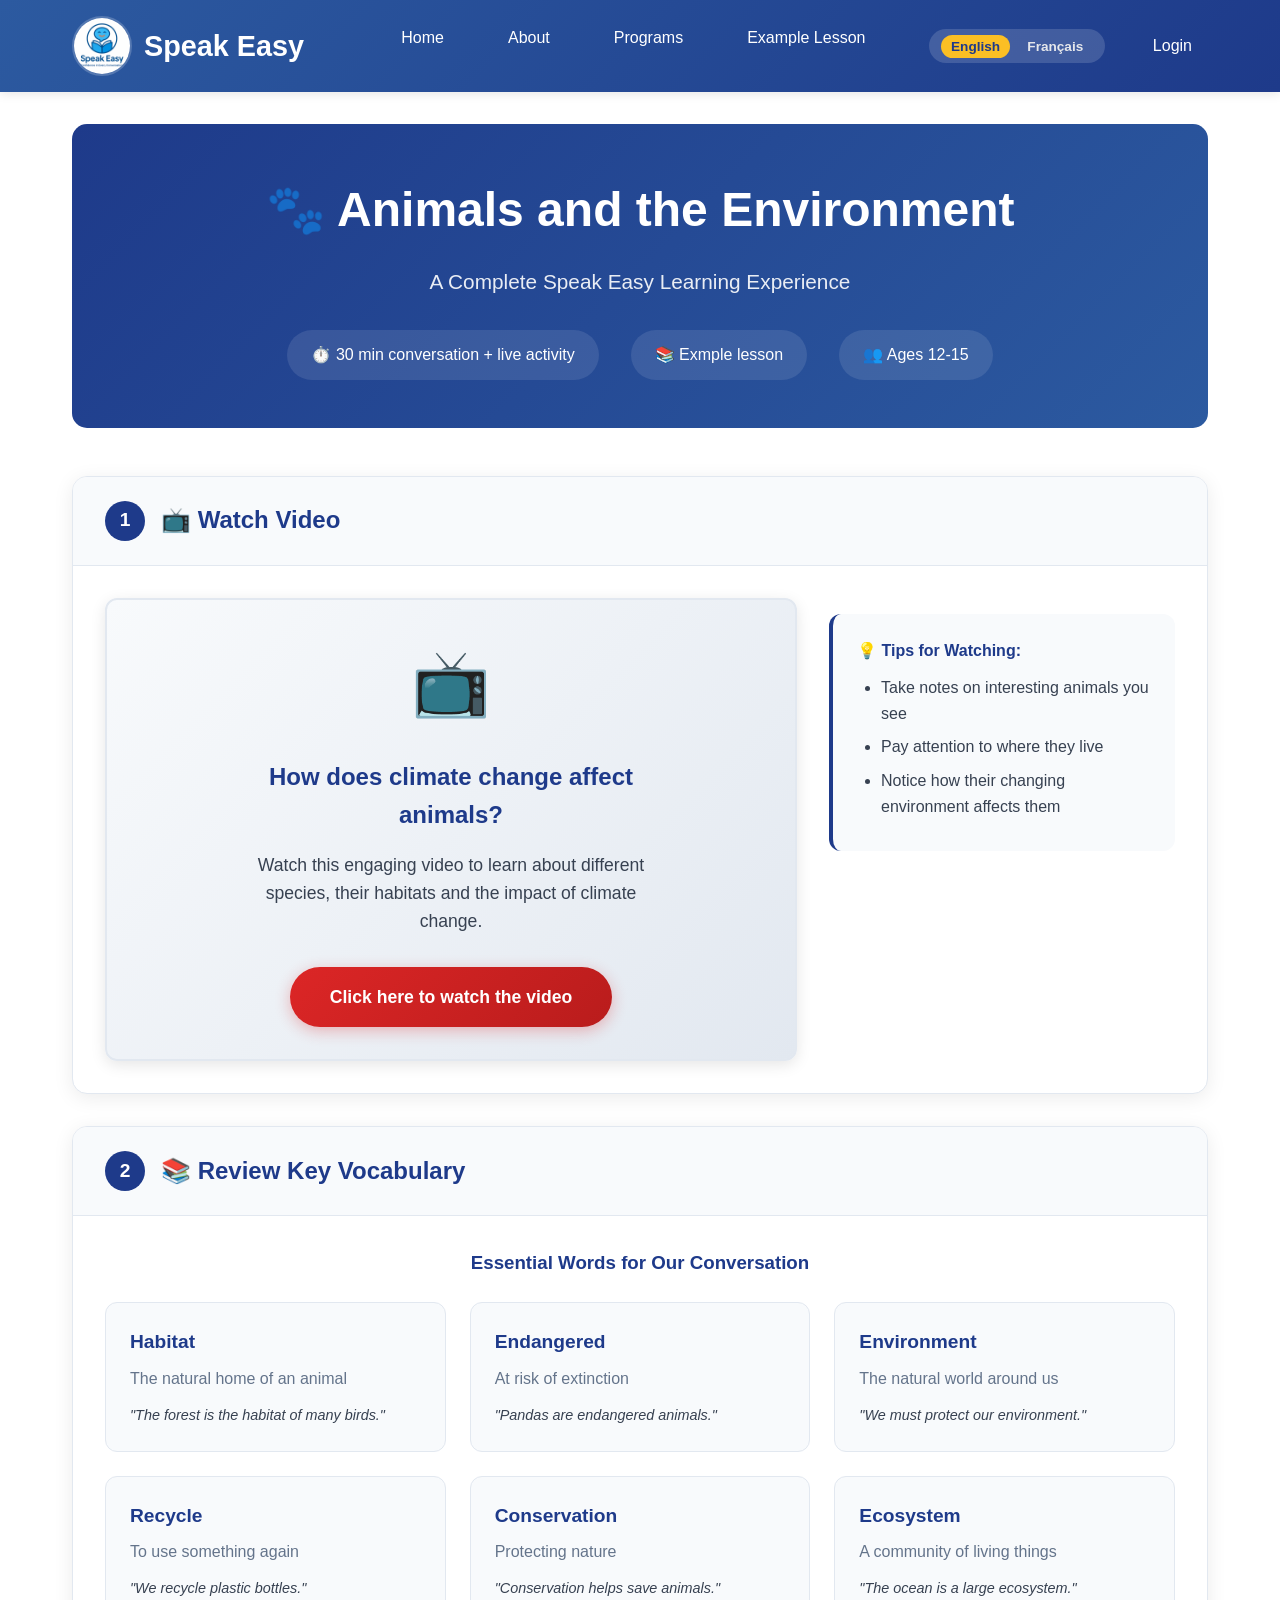
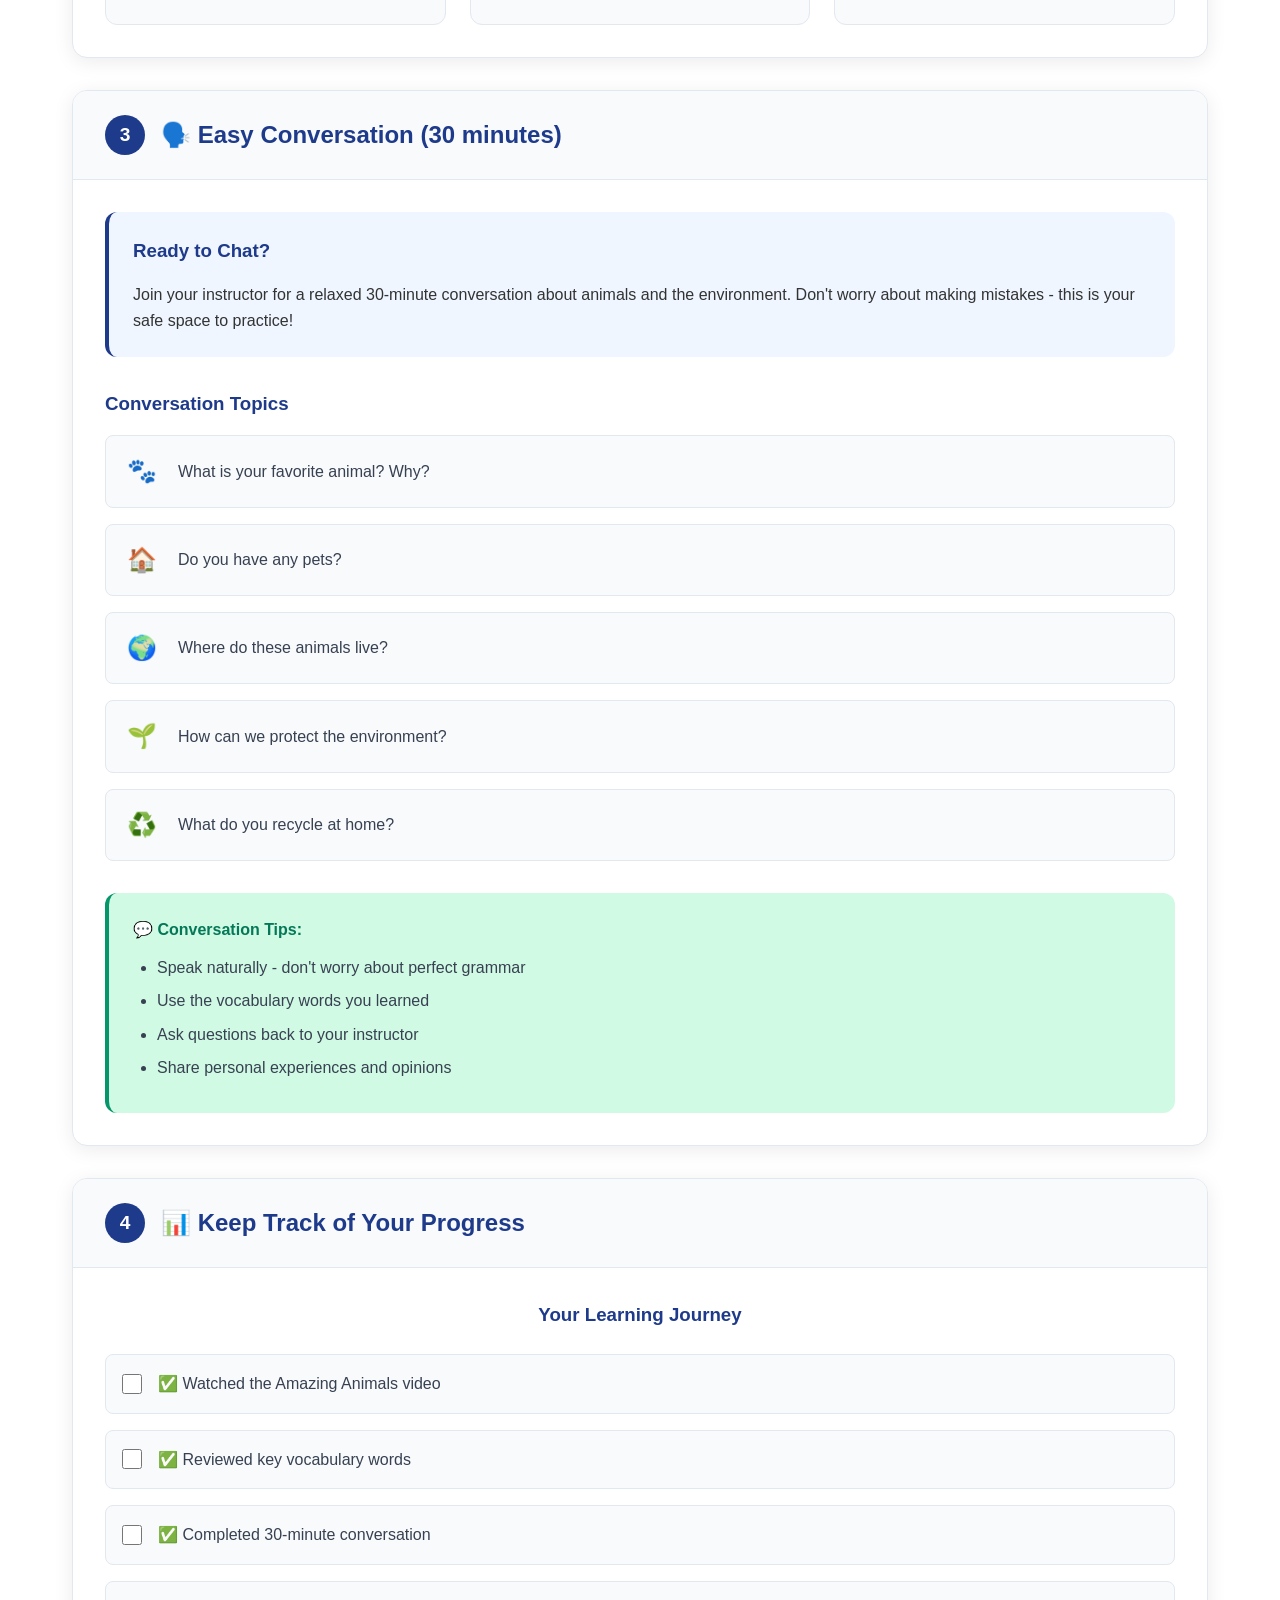
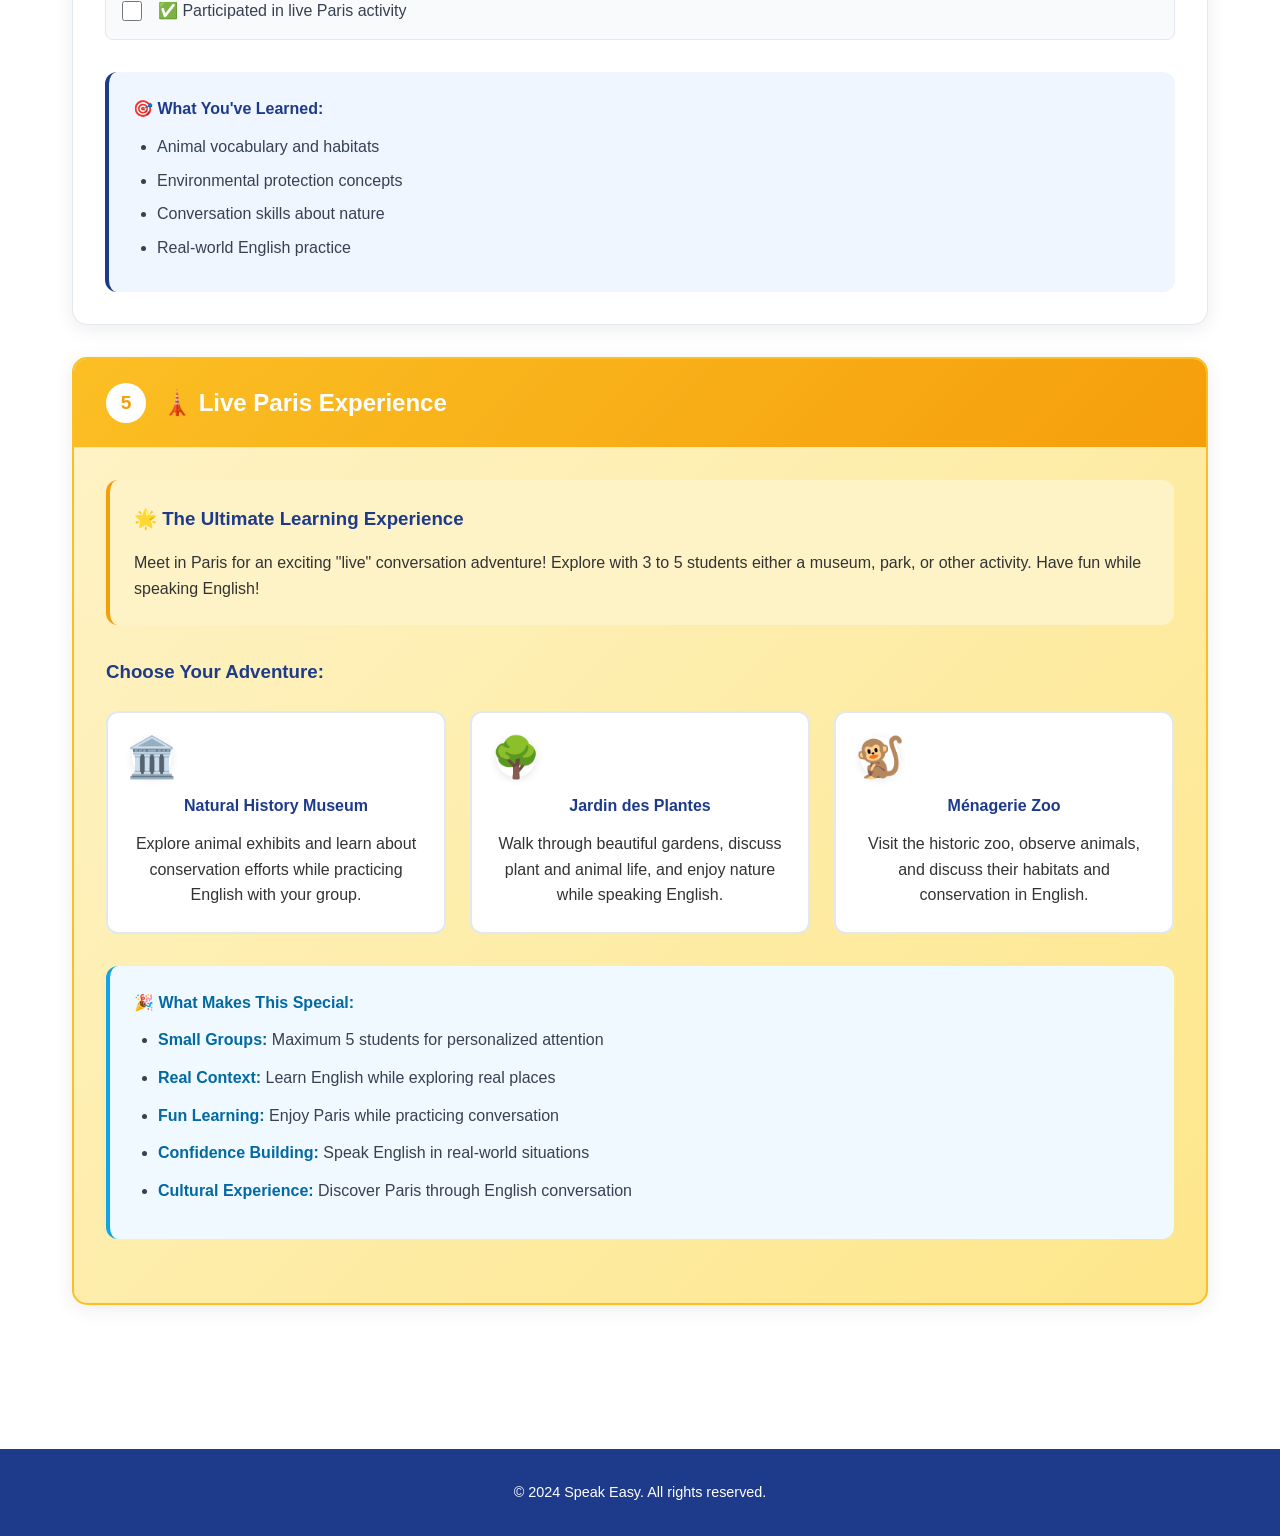
<file: Example_lesson.html>
<!DOCTYPE html>
<html lang="en">
<head>
    <meta charset="UTF-8">
    <meta name="viewport" content="width=device-width, initial-scale=1.0">
    <title>Example Lesson: Animals and the Environment - Speak Easy</title>
    <meta name="description" content="Experience a complete Speak Easy lesson on Animals and the Environment with video, vocabulary, conversation, and live Paris activities.">
    <link rel="stylesheet" href="style.css">
    <script src="java.js" defer></script>
</head>
<body>
    <!-- Professional Header -->
    <header class="header">
        <nav class="nav-container">
            <a href="index.html" class="logo">
                <img src="logo.png" alt="Speak Easy Logo" class="logo-image">
                <span class="logo-text" data-i18n-key="nav_logo">Speak Easy</span>
            </a>
            <ul class="nav-menu">
                <li><a href="index.html" data-i18n-key="nav_home">Home</a></li>
                <li><a href="About.html" data-i18n-key="nav_about">About</a></li>
                <li><a href="Program_description.html" data-i18n-key="nav_programs">Programs</a></li>
                <li><a href="Example_lesson.html" data-i18n-key="nav_example">Example Lesson</a></li>
                <li class="nav-language-item">
                    <div class="lesson-language-toggle">
                        <button type="button" class="lang-toggle-btn active" data-lang-btn="en">English</button>
                        <button type="button" class="lang-toggle-btn" data-lang-btn="fr">Français</button>
                    </div>
                </li>
                <li><a href="Log_in.html" id="loginLink" data-i18n-key="nav_login">Login</a></li>
            </ul>
            <!-- User Profile Dropdown -->
            <div class="user-profile" id="userProfile" style="display: none;">
                <div class="profile-icon" id="profileIcon">
                    <span id="userInitials">JD</span>
                </div>
                <div class="profile-dropdown" id="profileDropdown">
                    <div class="dropdown-header">
                        <div class="user-info">
                            <div class="user-name" id="userName">John Doe</div>
                            <div class="user-email" id="userEmail">john.doe@example.com</div>
                        </div>
                    </div>
                    <div class="dropdown-menu">
                        <a href="Profile.html" class="dropdown-item">
                            <span class="dropdown-icon">👤</span>
                            <span data-i18n-key="profile_menu_profile">Profile</span>
                        </a>
                        <a href="#" class="dropdown-item">
                            <span class="dropdown-icon">🛒</span>
                            <span data-i18n-key="profile_menu_purchases">Purchases</span>
                        </a>
                        <a href="#" class="dropdown-item">
                            <span class="dropdown-icon">📚</span>
                            <span data-i18n-key="profile_menu_future">Future Lessons</span>
                        </a>
                        <a href="#" class="dropdown-item">
                            <span class="dropdown-icon">⚙️</span>
                            <span data-i18n-key="profile_menu_settings">Settings</span>
                        </a>
                        <div class="dropdown-divider"></div>
                        <a href="#" class="dropdown-item logout-item" id="logoutBtn">
                            <span class="dropdown-icon">🚪</span>
                            <span data-i18n-key="profile_menu_logout">Logout</span>
                        </a>
                    </div>
                </div>
            </div>
        </nav>
    </header>

    <!-- Main Content -->
    <main class="main-container">
        <!-- Lesson Header -->
        <section class="lesson-header">
            <div class="lesson-title-section">
                <h1 class="lesson-title" data-i18n-key="lesson_title">🐾 Animals and the Environment</h1>
                <p class="lesson-subtitle" data-i18n-key="lesson_subtitle">A Complete Speak Easy Learning Experience</p>
                <div class="lesson-meta">
                    <span class="lesson-duration" data-i18n-key="lesson_duration">⏱️ 30 min conversation + live activity</span>
                    <span class="lesson-level" data-i18n-key="lesson_level">📚 Exmple lesson</span>
                    <span class="lesson-age" data-i18n-key="lesson_age">👥 Ages 12-15</span>
                </div>
            </div>
        </section>

        <!-- Lesson Steps -->
        <section class="lesson-steps">
            <div class="step-container">
                <!-- Step 1: Watch Video -->
                <div class="lesson-step">
                    <div class="step-header">
                        <div class="step-number">1</div>
                        <h2 class="step-title" data-i18n-key="step1_title">📺 Watch Video</h2>
                    </div>
                    <div class="step-content">
                        <div class="video-section">
                            <div class="video-link-container">
                                <div class="video-link-content">
                                    <div class="video-link-icon">📺</div>
                                    <h3 data-i18n-key="step1_video_heading">How does climate change affect animals?</h3>
                                    <p data-i18n-key="step1_video_text">Watch this engaging video to learn about different species, their habitats and the impact of climate change.</p>
                                    <a href="https://www.youtube.com/watch?v=9h7P8gWpolQ" target="_blank" class="btn-watch-video">
                                        <span data-i18n-key="step1_video_button">Click here to watch the video</span>
                                    </a>
                                </div>
                            </div>
                            <div class="video-description">
                                <div class="video-tips">
                                    <h4 data-i18n-key="step1_tips_heading">💡 Tips for Watching:</h4>
                                    <ul>
                                        <li data-i18n-key="step1_tip1">Take notes on interesting animals you see</li>
                                        <li data-i18n-key="step1_tip2">Pay attention to where they live</li>
                                        <li data-i18n-key="step1_tip3">Notice how their changing environment affects them </li>
                                    </ul>
                                </div>
                            </div>
                        </div>
                    </div>
                </div>

                <!-- Step 2: Review Vocabulary -->
                <div class="lesson-step">
                    <div class="step-header">
                        <div class="step-number">2</div>
                        <h2 class="step-title" data-i18n-key="step2_title">📚 Review Key Vocabulary</h2>
                    </div>
                    <div class="step-content">
                        <div class="vocabulary-section">
                            <h3 data-i18n-key="step2_heading">Essential Words for Our Conversation</h3>
                            <div class="vocabulary-grid">
                                <div class="vocab-card">
                                    <div class="vocab-word">Habitat</div>
                                    <div class="vocab-meaning" data-i18n-key="vocab_habitat_meaning">The natural home of an animal</div>
                                    <div class="vocab-example" data-i18n-key="vocab_habitat_example">"The forest is the habitat of many birds."</div>
                                </div>
                                <div class="vocab-card">
                                    <div class="vocab-word">Endangered</div>
                                    <div class="vocab-meaning" data-i18n-key="vocab_endangered_meaning">At risk of extinction</div>
                                    <div class="vocab-example" data-i18n-key="vocab_endangered_example">"Pandas are endangered animals."</div>
                                </div>
                                <div class="vocab-card">
                                    <div class="vocab-word">Environment</div>
                                    <div class="vocab-meaning" data-i18n-key="vocab_environment_meaning">The natural world around us</div>
                                    <div class="vocab-example" data-i18n-key="vocab_environment_example">"We must protect our environment."</div>
                                </div>
                                <div class="vocab-card">
                                    <div class="vocab-word">Recycle</div>
                                    <div class="vocab-meaning" data-i18n-key="vocab_recycle_meaning">To use something again</div>
                                    <div class="vocab-example" data-i18n-key="vocab_recycle_example">"We recycle plastic bottles."</div>
                                </div>
                                <div class="vocab-card">
                                    <div class="vocab-word">Conservation</div>
                                    <div class="vocab-meaning" data-i18n-key="vocab_conservation_meaning">Protecting nature</div>
                                    <div class="vocab-example" data-i18n-key="vocab_conservation_example">"Conservation helps save animals."</div>
                                </div>
                                <div class="vocab-card">
                                    <div class="vocab-word">Ecosystem</div>
                                    <div class="vocab-meaning" data-i18n-key="vocab_ecosystem_meaning">A community of living things</div>
                                    <div class="vocab-example" data-i18n-key="vocab_ecosystem_example">"The ocean is a large ecosystem."</div>
                                </div>
                            </div>
                        </div>
                    </div>
                </div>

                <!-- Step 3: Conversation -->
                <div class="lesson-step">
                    <div class="step-header">
                        <div class="step-number">3</div>
                        <h2 class="step-title" data-i18n-key="step3_title">🗣️ Easy Conversation (30 minutes)</h2>
                    </div>
                    <div class="step-content">
                        <div class="conversation-section">
                            <div class="conversation-intro">
                                <h3 data-i18n-key="conv_ready_title">Ready to Chat?</h3>
                                <p data-i18n-key="conv_ready_text">Join your instructor for a relaxed 30-minute conversation about animals and the environment. Don't worry about making mistakes - this is your safe space to practice!</p>
                            </div>
                            <div class="conversation-questions">
                                <h3 data-i18n-key="conv_topics_title">Conversation Topics</h3>
                                <div class="question-list">
                                    <div class="question-item">
                                        <div class="question-icon">🐾</div>
                                        <div class="question-text" data-i18n-key="q1_text">What is your favorite animal? Why?</div>
                                    </div>
                                    <div class="question-item">
                                        <div class="question-icon">🏠</div>
                                        <div class="question-text" data-i18n-key="q2_text">Do you have any pets?</div>
                                    </div>
                                    <div class="question-item">
                                        <div class="question-icon">🌍</div>
                                        <div class="question-text" data-i18n-key="q3_text">Where do these animals live?</div>
                                    </div>
                                    <div class="question-item">
                                        <div class="question-icon">🌱</div>
                                        <div class="question-text" data-i18n-key="q4_text">How can we protect the environment?</div>
                                    </div>
                                    <div class="question-item">
                                        <div class="question-icon">♻️</div>
                                        <div class="question-text" data-i18n-key="q5_text">What do you recycle at home?</div>
                                    </div>
                                </div>
                            </div>
                            <div class="conversation-tips">
                                <h4 data-i18n-key="conv_tips_title">💬 Conversation Tips:</h4>
                                <ul>
                                    <li data-i18n-key="conv_tip1">Speak naturally - don't worry about perfect grammar</li>
                                    <li data-i18n-key="conv_tip2">Use the vocabulary words you learned</li>
                                    <li data-i18n-key="conv_tip3">Ask questions back to your instructor</li>
                                    <li data-i18n-key="conv_tip4">Share personal experiences and opinions</li>
                                </ul>
                            </div>
                        </div>
                    </div>
                </div>

                <!-- Step 4: Track Progress -->
                <div class="lesson-step">
                    <div class="step-header">
                        <div class="step-number">4</div>
                        <h2 class="step-title" data-i18n-key="step4_title">📊 Keep Track of Your Progress</h2>
                    </div>
                    <div class="step-content">
                        <div class="progress-section">
                            <h3 data-i18n-key="progress_title">Your Learning Journey</h3>
                            <div class="progress-checklist">
                                <div class="checklist-item">
                                    <input type="checkbox" id="video-watched">
                                    <label for="video-watched" data-i18n-key="progress_check1">✅ Watched the Amazing Animals video</label>
                                </div>
                                <div class="checklist-item">
                                    <input type="checkbox" id="vocab-reviewed">
                                    <label for="vocab-reviewed" data-i18n-key="progress_check2">✅ Reviewed key vocabulary words</label>
                                </div>
                                <div class="checklist-item">
                                    <input type="checkbox" id="conversation-completed">
                                    <label for="conversation-completed" data-i18n-key="progress_check3">✅ Completed 30-minute conversation</label>
                                </div>
                                <div class="checklist-item">
                                    <input type="checkbox" id="live-activity">
                                    <label for="live-activity" data-i18n-key="progress_check4">✅ Participated in live Paris activity</label>
                                </div>
                            </div>
                            <div class="progress-summary">
                                <h4 data-i18n-key="progress_summary_title">🎯 What You've Learned:</h4>
                                <ul>
                                    <li data-i18n-key="progress_point1">Animal vocabulary and habitats</li>
                                    <li data-i18n-key="progress_point2">Environmental protection concepts</li>
                                    <li data-i18n-key="progress_point3">Conversation skills about nature</li>
                                    <li data-i18n-key="progress_point4">Real-world English practice</li>
                                </ul>
                            </div>
                        </div>
                    </div>
                </div>

                <!-- Step 5: Live Paris Activity -->
                <div class="lesson-step highlight-step">
                    <div class="step-header">
                        <div class="step-number">5</div>
                        <h2 class="step-title" data-i18n-key="step5_title">🗼 Live Paris Experience </h2>
                    </div>
                    <div class="step-content">
                        <div class="live-activity-section">
                            <div class="activity-intro">
                                <h3 data-i18n-key="live_title">🌟 The Ultimate Learning Experience</h3>
                                <p data-i18n-key="live_text">Meet in Paris for an exciting "live" conversation adventure! Explore with 3 to 5 students  either a museum, park, or other activity. Have fun while speaking English!</p>
                            </div>
                            <div class="activity-options">
                                <h3 data-i18n-key="live_choose_title">Choose Your Adventure:</h3>
                                <div class="activity-grid">
                                    <div class="activity-card">
                                        <div class="activity-icon">🏛️</div>
                                        <h4 data-i18n-key="act1_title">Natural History Museum</h4>
                                        <p data-i18n-key="act1_text">Explore animal exhibits and learn about conservation efforts while practicing English with your group.</p>
                                    </div>
                                    <div class="activity-card">
                                        <div class="activity-icon">🌳</div>
                                        <h4 data-i18n-key="act2_title">Jardin des Plantes</h4>
                                        <p data-i18n-key="act2_text">Walk through beautiful gardens, discuss plant and animal life, and enjoy nature while speaking English.</p>
                                    </div>
                                    <div class="activity-card">
                                        <div class="activity-icon">🐒</div>
                                        <h4 data-i18n-key="act3_title">Ménagerie Zoo</h4>
                                        <p data-i18n-key="act3_text">Visit the historic zoo, observe animals, and discuss their habitats and conservation in English.</p>
                                    </div>
                                </div>
                            </div>
                            <div class="activity-benefits">
                                <h4 data-i18n-key="live_why_title">🎉 What Makes This Special:</h4>
                                <ul>
                                    <li data-i18n-key="live_why1"><strong>Small Groups:</strong> Maximum 5 students for personalized attention</li>
                                    <li data-i18n-key="live_why2"><strong>Real Context:</strong> Learn English while exploring real places</li>
                                    <li data-i18n-key="live_why3"><strong>Fun Learning:</strong> Enjoy Paris while practicing conversation</li>
                                    <li data-i18n-key="live_why4"><strong>Confidence Building:</strong> Speak English in real-world situations</li>
                                    <li data-i18n-key="live_why5"><strong>Cultural Experience:</strong> Discover Paris through English conversation</li>
                                </ul>
                            </div>
                        </div>
                    </div>
                </div>
            </div>
        </section>
    </main>

    <!-- Footer -->
    <footer class="footer">
        <div class="footer-content">
            <p data-i18n-key="footer_text">&copy; 2024 Speak Easy. All rights reserved.</p>
        </div>
    </footer>

    <script>
        (function() {
            const translations = {
                en: {
                    nav_logo: 'Speak Easy',
                    nav_home: 'Home',
                    nav_about: 'About',
                    nav_programs: 'Programs',
                    nav_example: 'Example Lesson',
                    nav_login: 'Login',
                    lesson_title: '🐾 Animals and the Environment',
                    lesson_subtitle: 'A Complete Speak Easy Learning Experience',
                    lesson_duration: '⏱️ 30 min conversation + live activity',
                    lesson_level: '📚 Exmple lesson',
                    lesson_age: '👥 Ages 12-15',
                    step1_title: '📺 Watch Video',
                    step1_video_heading: 'How does climate change affect animals?',
                    step1_video_text: 'Watch this engaging video to learn about different species, their habitats and the impact of climate change.',
                    step1_video_button: 'Click here to watch the video',
                    step1_tips_heading: '💡 Tips for Watching:',
                    step1_tip1: 'Take notes on interesting animals you see',
                    step1_tip2: 'Pay attention to where they live',
                    step1_tip3: 'Notice how their changing environment affects them ',
                    step2_title: '📚 Review Key Vocabulary',
                    step2_heading: 'Essential Words for Our Conversation',
                    vocab_habitat_meaning: 'The natural home of an animal',
                    vocab_habitat_example: '"The forest is the habitat of many birds."',
                    vocab_endangered_meaning: 'At risk of extinction',
                    vocab_endangered_example: '"Pandas are endangered animals."',
                    vocab_environment_meaning: 'The natural world around us',
                    vocab_environment_example: '"We must protect our environment."',
                    vocab_recycle_meaning: 'To use something again',
                    vocab_recycle_example: '"We recycle plastic bottles."',
                    vocab_conservation_meaning: 'Protecting nature',
                    vocab_conservation_example: '"Conservation helps save animals."',
                    vocab_ecosystem_meaning: 'A community of living things',
                    vocab_ecosystem_example: '"The ocean is a large ecosystem."',
                    step3_title: '🗣️ Easy Conversation (30 minutes)',
                    conv_ready_title: 'Ready to Chat?',
                    conv_ready_text: 'Join your instructor for a relaxed 30-minute conversation about animals and the environment. Don\'t worry about making mistakes - this is your safe space to practice!',
                    conv_topics_title: 'Conversation Topics',
                    q1_text: 'What is your favorite animal? Why?',
                    q2_text: 'Do you have any pets?',
                    q3_text: 'Where do these animals live?',
                    q4_text: 'How can we protect the environment?',
                    q5_text: 'What do you recycle at home?',
                    conv_tips_title: '💬 Conversation Tips:',
                    conv_tip1: 'Speak naturally - don\'t worry about perfect grammar',
                    conv_tip2: 'Use the vocabulary words you learned',
                    conv_tip3: 'Ask questions back to your instructor',
                    conv_tip4: 'Share personal experiences and opinions',
                    step4_title: '📊 Keep Track of Your Progress',
                    progress_title: 'Your Learning Journey',
                    progress_check1: '✅ Watched the Amazing Animals video',
                    progress_check2: '✅ Reviewed key vocabulary words',
                    progress_check3: '✅ Completed 30-minute conversation',
                    progress_check4: '✅ Participated in live Paris activity',
                    progress_summary_title: '🎯 What You\'ve Learned:',
                    progress_point1: 'Animal vocabulary and habitats',
                    progress_point2: 'Environmental protection concepts',
                    progress_point3: 'Conversation skills about nature',
                    progress_point4: 'Real-world English practice',
                    step5_title: '🗼 Live Paris Experience ',
                    live_title: '🌟 The Ultimate Learning Experience',
                    live_text: 'Meet in Paris for an exciting "live" conversation adventure! Explore with 3 to 5 students  either a museum, park, or other activity. Have fun while speaking English!',
                    live_choose_title: 'Choose Your Adventure:',
                    act1_title: 'Natural History Museum',
                    act1_text: 'Explore animal exhibits and learn about conservation efforts while practicing English with your group.',
                    act2_title: 'Jardin des Plantes',
                    act2_text: 'Walk through beautiful gardens, discuss plant and animal life, and enjoy nature while speaking English.',
                    act3_title: 'Ménagerie Zoo',
                    act3_text: 'Visit the historic zoo, observe animals, and discuss their habitats and conservation in English.',
                    live_why_title: '🎉 What Makes This Special:',
                    live_why1: '<strong>Small Groups:</strong> Maximum 5 students for personalized attention',
                    live_why2: '<strong>Real Context:</strong> Learn English while exploring real places',
                    live_why3: '<strong>Fun Learning:</strong> Enjoy Paris while practicing conversation',
                    live_why4: '<strong>Confidence Building:</strong> Speak English in real-world situations',
                    live_why5: '<strong>Cultural Experience:</strong> Discover Paris through English conversation',
                    footer_text: '&copy; 2024 Speak Easy. All rights reserved.',
                    profile_menu_profile: 'Profile',
                    profile_menu_purchases: 'Purchases',
                    profile_menu_future: 'Future Lessons',
                    profile_menu_settings: 'Settings',
                    profile_menu_logout: 'Logout'
                },
                fr: {
                    nav_logo: 'Speak Easy',
                    nav_home: 'Accueil',
                    nav_about: 'À propos',
                    nav_programs: 'Programmes',
                    nav_example: 'Leçon d\'exemple',
                    nav_login: 'Connexion',
                    lesson_title: '🐾 Les animaux et l\'environnement',
                    lesson_subtitle: 'Une expérience d\'apprentissage Speak Easy complète',
                    lesson_duration: '⏱️ 30 min de conversation + activité en direct',
                    lesson_level: '📚 Leçon d\'exemple',
                    lesson_age: '👥 Âges 12-15 ans',
                    step1_title: '📺 Regarder la vidéo',
                    step1_video_heading: 'Comment le changement climatique affecte-t-il les animaux ?',
                    step1_video_text: 'Regarde cette vidéo inspirante pour découvrir différentes espèces, leurs habitats et l\'impact du changement climatique.',
                    step1_video_button: 'Clique ici pour regarder la vidéo',
                    step1_tips_heading: '💡 Conseils pour regarder :',
                    step1_tip1: 'Prends des notes sur les animaux qui t\'intéressent',
                    step1_tip2: 'Fais attention aux endroits où ils vivent',
                    step1_tip3: 'Observe comment leur environnement change et les affecte',
                    step2_title: '📚 Réviser le vocabulaire clé',
                    step2_heading: 'Mots essentiels pour notre conversation',
                    vocab_habitat_meaning: 'Le lieu de vie naturel d\'un animal',
                    vocab_habitat_example: '"La forêt est l\'habitat de nombreux oiseaux."',
                    vocab_endangered_meaning: 'En risque de disparition',
                    vocab_endangered_example: '"Les pandas sont des animaux en danger."',
                    vocab_environment_meaning: 'Le monde naturel qui nous entoure',
                    vocab_environment_example: '"Nous devons protéger notre environnement."',
                    vocab_recycle_meaning: 'Utiliser quelque chose une nouvelle fois',
                    vocab_recycle_example: '"Nous recyclons les bouteilles en plastique."',
                    vocab_conservation_meaning: 'Protection de la nature',
                    vocab_conservation_example: '"La conservation aide à sauver les animaux."',
                    vocab_ecosystem_meaning: 'Une communauté d\'êtres vivants',
                    vocab_ecosystem_example: '"L\'océan est un grand écosystème."',
                    step3_title: '🗣️ Conversation facile (30 minutes)',
                    conv_ready_title: 'Prêt à discuter ?',
                    conv_ready_text: 'Rejoins ton professeur pour une conversation détendue de 30 minutes sur les animaux et l\'environnement. Ne t\'inquiète pas pour les erreurs : c\'est un espace sûr pour pratiquer !',
                    conv_topics_title: 'Sujets de conversation',
                    q1_text: 'Quel est ton animal préféré ? Pourquoi ?',
                    q2_text: 'As-tu des animaux de compagnie ?',
                    q3_text: 'Où vivent ces animaux ?',
                    q4_text: 'Comment pouvons-nous protéger l\'environnement ?',
                    q5_text: 'Que recycles-tu à la maison ?',
                    conv_tips_title: '💬 Conseils pour la conversation :',
                    conv_tip1: 'Parle naturellement - ne t\'inquiète pas d\'avoir une grammaire parfaite',
                    conv_tip2: 'Utilise les mots de vocabulaire que tu as appris',
                    conv_tip3: 'Pose aussi des questions à ton professeur',
                    conv_tip4: 'Partage tes expériences et tes opinions personnelles',
                    step4_title: '📊 Suivre tes progrès',
                    progress_title: 'Ton parcours d\'apprentissage',
                    progress_check1: '✅ Vidéo "Amazing Animals" regardée',
                    progress_check2: '✅ Vocabulaire clé révisé',
                    progress_check3: '✅ Conversation de 30 minutes terminée',
                    progress_check4: '✅ Activité en direct à Paris réalisée',
                    progress_summary_title: '🎯 Ce que tu as appris :',
                    progress_point1: 'Vocabulaire sur les animaux et leurs habitats',
                    progress_point2: 'Notions de protection de l\'environnement',
                    progress_point3: 'Compétences de conversation sur la nature',
                    progress_point4: 'Pratique de l\'anglais en situation réelle',
                    step5_title: '🗼 Expérience en direct à Paris ',
                    live_title: '🌟 L\'expérience d\'apprentissage ultime',
                    live_text: 'Retrouve-nous à Paris pour une aventure de conversation "en direct" ! Explore un musée, un parc ou une autre activité en petits groupes de 3 à 5 élèves et amuse-toi en parlant anglais !',
                    live_choose_title: 'Choisis ton aventure :',
                    act1_title: 'Muséum national d\'Histoire naturelle',
                    act1_text: 'Découvre les expositions sur les animaux et les actions de conservation tout en pratiquant ton anglais avec le groupe.',
                    act2_title: 'Jardin des Plantes',
                    act2_text: 'Promène-toi dans de beaux jardins, parle des plantes et des animaux et profite de la nature en anglais.',
                    act3_title: 'Ménagerie du Jardin des Plantes',
                    act3_text: 'Visite le zoo historique, observe les animaux et discute de leurs habitats et de leur protection en anglais.',
                    live_why_title: '🎉 Pourquoi c\'est spécial :',
                    live_why1: '<strong>Petits groupes :</strong> Maximum 5 élèves pour une attention personnalisée',
                    live_why2: '<strong>Contexte réel :</strong> Apprends l\'anglais en explorant de vrais lieux',
                    live_why3: '<strong>Apprentissage ludique :</strong> Profite de Paris tout en pratiquant la conversation',
                    live_why4: '<strong>Confiance en soi :</strong> Parle anglais dans des situations réelles',
                    live_why5: '<strong>Expérience culturelle :</strong> Découvre Paris à travers la conversation en anglais',
                    footer_text: '&copy; 2024 Speak Easy. Tous droits réservés.',
                    profile_menu_profile: 'Profil',
                    profile_menu_purchases: 'Achats',
                    profile_menu_future: 'Leçons futures',
                    profile_menu_settings: 'Paramètres',
                    profile_menu_logout: 'Déconnexion'
                }
            };

            function setLanguage(lang) {
                const selectedLang = lang === 'fr' ? 'fr' : 'en';
                document.documentElement.lang = selectedLang;

                document.querySelectorAll('[data-i18n-key]').forEach(function(el) {
                    const key = el.getAttribute('data-i18n-key');
                    const translation = translations[selectedLang] && translations[selectedLang][key];
                    if (translation) {
                        el.innerHTML = translation;
                    }
                });

                document.querySelectorAll('[data-lang-btn]').forEach(function(btn) {
                    btn.classList.toggle('active', btn.getAttribute('data-lang-btn') === selectedLang);
                });

                localStorage.setItem('exampleLessonLang', selectedLang);
            }

            document.addEventListener('DOMContentLoaded', function() {
                const savedLang = localStorage.getItem('exampleLessonLang') || 'en';
                setLanguage(savedLang);

                document.querySelectorAll('[data-lang-btn]').forEach(function(btn) {
                    btn.addEventListener('click', function() {
                        setLanguage(this.getAttribute('data-lang-btn'));
                    });
                });
            });
        })();
    </script>
</body>
</html>
</file>
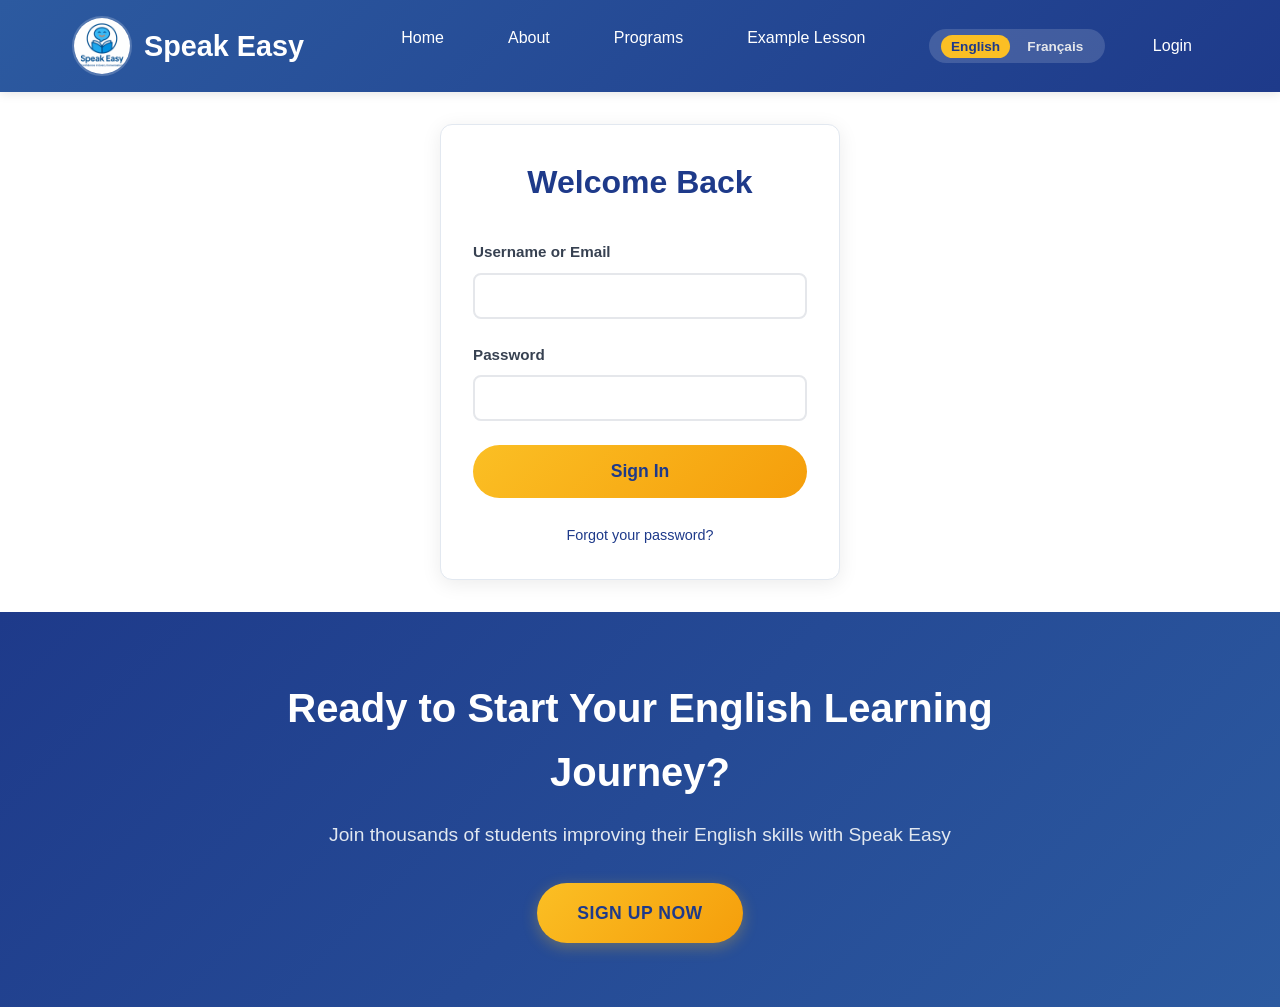
<file: Log_in.html>
<!DOCTYPE html>
<html lang="en">
<head>
    <meta charset="UTF-8">
    <meta name="viewport" content="width=device-width, initial-scale=1.0">
    <title>Login - Speak Easy</title>
    <meta name="description" content="Access your Speak Easy account to continue your English learning journey.">
    <link rel="stylesheet" href="style.css">
    <script src="java.js" defer></script>
</head>
<body>
    <!-- Professional Header -->
    <header class="header">
        <nav class="nav-container">
            <a href="index.html" class="logo">
                <img src="logo.png" alt="Speak Easy Logo" class="logo-image">
                <span class="logo-text" data-i18n-key="nav_logo">Speak Easy</span>
            </a>
            <ul class="nav-menu">
                <li><a href="index.html" data-i18n-key="nav_home">Home</a></li>
                <li><a href="About.html" data-i18n-key="nav_about">About</a></li>
                <li><a href="Program_description.html" data-i18n-key="nav_programs">Programs</a></li>
                <li><a href="Example_lesson.html" data-i18n-key="nav_example">Example Lesson</a></li>
                <li class="nav-language-item">
                    <div class="lesson-language-toggle">
                        <button type="button" class="lang-toggle-btn active" data-lang-btn="en">English</button>
                        <button type="button" class="lang-toggle-btn" data-lang-btn="fr">Français</button>
                    </div>
                </li>
                <li><a href="Log_in.html" id="loginLink" data-i18n-key="nav_login">Login</a></li>
            </ul>
            <!-- User Profile Dropdown -->
            <div class="user-profile" id="userProfile" style="display: none;">
                <div class="profile-icon" id="profileIcon">
                    <span id="userInitials">JD</span>
                </div>
                <div class="profile-dropdown" id="profileDropdown">
                    <div class="dropdown-header">
                        <div class="user-info">
                            <div class="user-name" id="userName">John Doe</div>
                            <div class="user-email" id="userEmail">john.doe@example.com</div>
                        </div>
                    </div>
                    <div class="dropdown-menu">
                        <a href="Profile.html" class="dropdown-item">
                            <span class="dropdown-icon">👤</span>
                            <span data-i18n-key="profile_menu_profile">Profile</span>
                        </a>
                        <a href="#" class="dropdown-item">
                            <span class="dropdown-icon">🛒</span>
                            <span data-i18n-key="profile_menu_purchases">Purchases</span>
                        </a>
                        <a href="#" class="dropdown-item">
                            <span class="dropdown-icon">📚</span>
                            <span data-i18n-key="profile_menu_future">Future Lessons</span>
                        </a>
                        <a href="#" class="dropdown-item">
                            <span class="dropdown-icon">⚙️</span>
                            <span data-i18n-key="profile_menu_settings">Settings</span>
                        </a>
                        <div class="dropdown-divider"></div>
                        <a href="#" class="dropdown-item logout-item" id="logoutBtn">
                            <span class="dropdown-icon">🚪</span>
                            <span data-i18n-key="profile_menu_logout">Logout</span>
                        </a>
                    </div>
                </div>
            </div>
        </nav>
    </header>

    <!-- Main Content -->
    <main class="main-container">
        <div class="login-container">
            <h1 class="login-title" data-i18n-key="login_title">Welcome Back</h1>
            <form id="loginForm" class="login-form">
                <div class="form-group">
                    <label for="username" data-i18n-key="login_username_label">Username or Email</label>
                    <input type="text" id="username" name="username" required>
                </div>
                <div class="form-group">
                    <label for="password" data-i18n-key="login_password_label">Password</label>
                    <input type="password" id="password" name="password" required>
                </div>
                <button type="submit" class="btn-primary" data-i18n-key="login_submit">Sign In</button>
            </form>
            
            <div class="forgot-password">
                <a href="#" class="forgot-link" data-i18n-key="login_forgot">Forgot your password?</a>
            </div>
        </div>
    </main>

    <!-- Sign Up Section -->
    <section class="signup-section">
        <div class="signup-container">
            <h2 data-i18n-key="login_signup_title">Ready to Start Your English Learning Journey?</h2>
            <p data-i18n-key="login_signup_text">Join thousands of students improving their English skills with Speak Easy</p>
            <a href="Sign_up.html" class="btn-signup" data-i18n-key="login_signup_button">Sign Up Now</a>
        </div>
    </section>

    <script>
        (function() {
            const translations = {
                en: {
                    nav_logo: 'Speak Easy',
                    nav_home: 'Home',
                    nav_about: 'About',
                    nav_programs: 'Programs',
                    nav_example: 'Example Lesson',
                    nav_login: 'Login',
                    profile_menu_profile: 'Profile',
                    profile_menu_purchases: 'Purchases',
                    profile_menu_future: 'Future Lessons',
                    profile_menu_settings: 'Settings',
                    profile_menu_logout: 'Logout',
                    login_title: 'Welcome Back',
                    login_username_label: 'Username or Email',
                    login_password_label: 'Password',
                    login_submit: 'Sign In',
                    login_forgot: 'Forgot your password?',
                    login_signup_title: 'Ready to Start Your English Learning Journey?',
                    login_signup_text: 'Join thousands of students improving their English skills with Speak Easy',
                    login_signup_button: 'Sign Up Now'
                },
                fr: {
                    nav_logo: 'Speak Easy',
                    nav_home: 'Accueil',
                    nav_about: 'À propos',
                    nav_programs: 'Programmes',
                    nav_example: "Leçon d'exemple",
                    nav_login: 'Connexion',
                    profile_menu_profile: 'Profil',
                    profile_menu_purchases: 'Achats',
                    profile_menu_future: 'Leçons futures',
                    profile_menu_settings: 'Paramètres',
                    profile_menu_logout: 'Déconnexion',
                    login_title: 'Ravi de te revoir',
                    login_username_label: "Nom d'utilisateur ou e-mail",
                    login_password_label: 'Mot de passe',
                    login_submit: 'Se connecter',
                    login_forgot: 'Mot de passe oublié ?',
                    login_signup_title: "Prêt à commencer ton aventure en anglais ?",
                    login_signup_text: "Rejoins les milliers d’élèves qui améliorent leur anglais avec Speak Easy",
                    login_signup_button: "Je m'inscris"
                }
            };

            function setLanguage(lang) {
                const selectedLang = lang === 'fr' ? 'fr' : 'en';
                document.documentElement.lang = selectedLang;

                document.querySelectorAll('[data-i18n-key]').forEach(function(el) {
                    const key = el.getAttribute('data-i18n-key');
                    const translation = translations[selectedLang] && translations[selectedLang][key];
                    if (translation) {
                        el.innerHTML = translation;
                    }
                });

                document.querySelectorAll('[data-lang-btn]').forEach(function(btn) {
                    btn.classList.toggle('active', btn.getAttribute('data-lang-btn') === selectedLang);
                });

                localStorage.setItem('exampleLessonLang', selectedLang);
            }

            document.addEventListener('DOMContentLoaded', function() {
                const savedLang = localStorage.getItem('exampleLessonLang') || 'en';
                setLanguage(savedLang);

                document.querySelectorAll('[data-lang-btn]').forEach(function(btn) {
                    btn.addEventListener('click', function() {
                        setLanguage(this.getAttribute('data-lang-btn'));
                    });
                });
            });
        })();
    </script>
</body>
</html>
</file>
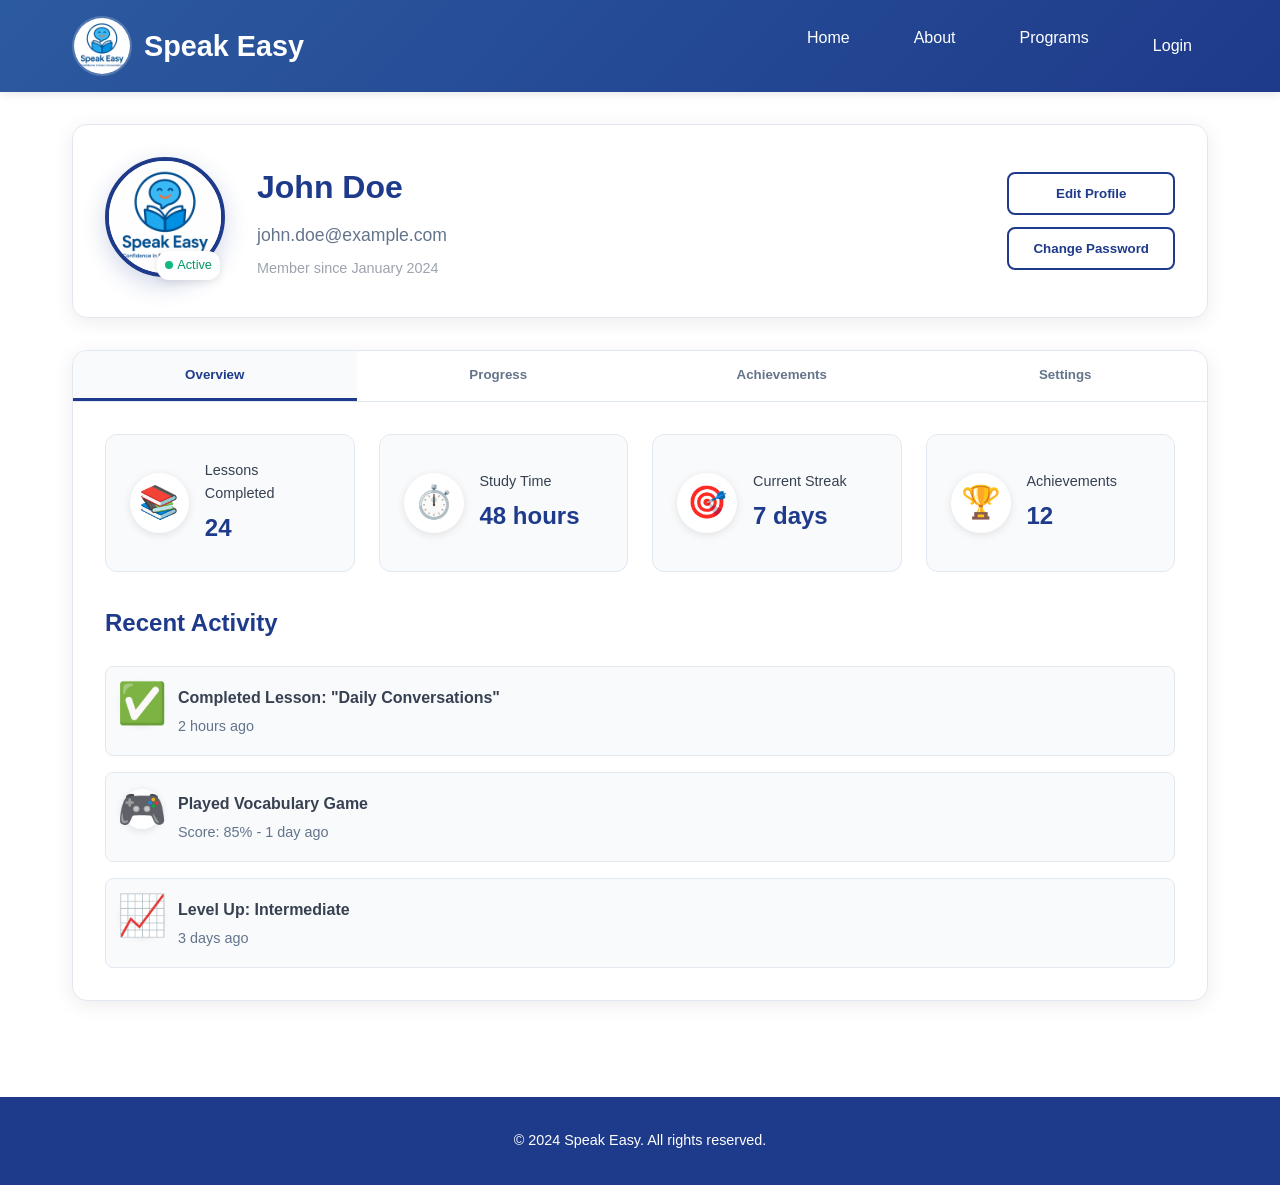
<file: Profile.html>
<!DOCTYPE html>
<html lang="en">
<head>
    <meta charset="UTF-8">
    <meta name="viewport" content="width=device-width, initial-scale=1.0">
    <title>Profile - Speak Easy</title>
    <meta name="description" content="Manage your Speak Easy profile and account settings.">
    <link rel="stylesheet" href="style.css">
    <script src="java.js" defer></script>
</head>
<body>
    <!-- Professional Header -->
    <header class="header">
        <nav class="nav-container">
            <a href="index.html" class="logo">
                <img src="logo.png" alt="Speak Easy Logo" class="logo-image">
                <span class="logo-text">Speak Easy</span>
            </a>
            <ul class="nav-menu">
                <li><a href="index.html">Home</a></li>
                <li><a href="About.html">About</a></li>
                <li><a href="Program_description.html">Programs</a></li>
                <li><a href="Log_in.html" id="loginLink">Login</a></li>
            </ul>
            <!-- User Profile Dropdown -->
            <div class="user-profile" id="userProfile" style="display: none;">
                <div class="profile-icon" id="profileIcon">
                    <span id="userInitials">JD</span>
                </div>
                <div class="profile-dropdown" id="profileDropdown">
                    <div class="dropdown-header">
                        <div class="user-info">
                            <div class="user-name" id="userName">John Doe</div>
                            <div class="user-email" id="userEmail">john.doe@example.com</div>
                        </div>
                    </div>
                    <div class="dropdown-menu">
                        <a href="Profile.html" class="dropdown-item">
                            <span class="dropdown-icon">👤</span>
                            Profile
                        </a>
                        <a href="#" class="dropdown-item">
                            <span class="dropdown-icon">🛒</span>
                            Purchases
                        </a>
                        <a href="#" class="dropdown-item">
                            <span class="dropdown-icon">📚</span>
                            Future Lessons
                        </a>
                        <a href="#" class="dropdown-item">
                            <span class="dropdown-icon">⚙️</span>
                            Settings
                        </a>
                        <div class="dropdown-divider"></div>
                        <a href="#" class="dropdown-item logout-item" id="logoutBtn">
                            <span class="dropdown-icon">🚪</span>
                            Logout
                        </a>
                    </div>
                </div>
            </div>
        </nav>
    </header>

    <!-- Main Content -->
    <main class="main-container">
        <!-- Profile Header -->
        <section class="profile-header">
            <div class="profile-avatar">
                <img src="logo.png" alt="Profile Avatar" class="profile-avatar-image">
                <div class="profile-status">
                    <span class="status-indicator"></span>
                    <span class="status-text">Active</span>
                </div>
            </div>
            <div class="profile-info">
                <h1 class="profile-name" id="profilePageName">John Doe</h1>
                <p class="profile-email" id="profilePageEmail">john.doe@example.com</p>
                <p class="profile-member-since">Member since <span id="memberSince">January 2024</span></p>
            </div>
            <div class="profile-actions">
                <button class="btn-edit-profile">Edit Profile</button>
                <button class="btn-change-password">Change Password</button>
            </div>
        </section>

        <!-- Profile Content -->
        <section class="profile-content">
            <div class="profile-tabs">
                <button class="tab-btn active" data-tab="overview">Overview</button>
                <button class="tab-btn" data-tab="progress">Progress</button>
                <button class="tab-btn" data-tab="achievements">Achievements</button>
                <button class="tab-btn" data-tab="settings">Settings</button>
            </div>

            <!-- Overview Tab -->
            <div class="tab-content active" id="overview">
                <div class="profile-stats">
                    <div class="stat-card">
                        <div class="stat-icon">📚</div>
                        <div class="stat-info">
                            <h3>Lessons Completed</h3>
                            <p class="stat-number">24</p>
                        </div>
                    </div>
                    <div class="stat-card">
                        <div class="stat-icon">⏱️</div>
                        <div class="stat-info">
                            <h3>Study Time</h3>
                            <p class="stat-number">48 hours</p>
                        </div>
                    </div>
                    <div class="stat-card">
                        <div class="stat-icon">🎯</div>
                        <div class="stat-info">
                            <h3>Current Streak</h3>
                            <p class="stat-number">7 days</p>
                        </div>
                    </div>
                    <div class="stat-card">
                        <div class="stat-icon">🏆</div>
                        <div class="stat-info">
                            <h3>Achievements</h3>
                            <p class="stat-number">12</p>
                        </div>
                    </div>
                </div>

                <div class="recent-activity">
                    <h2>Recent Activity</h2>
                    <div class="activity-list">
                        <div class="activity-item">
                            <div class="activity-icon">✅</div>
                            <div class="activity-content">
                                <h4>Completed Lesson: "Daily Conversations"</h4>
                                <p>2 hours ago</p>
                            </div>
                        </div>
                        <div class="activity-item">
                            <div class="activity-icon">🎮</div>
                            <div class="activity-content">
                                <h4>Played Vocabulary Game</h4>
                                <p>Score: 85% - 1 day ago</p>
                            </div>
                        </div>
                        <div class="activity-item">
                            <div class="activity-icon">📈</div>
                            <div class="activity-content">
                                <h4>Level Up: Intermediate</h4>
                                <p>3 days ago</p>
                            </div>
                        </div>
                    </div>
                </div>
            </div>

            <!-- Progress Tab -->
            <div class="tab-content" id="progress">
                <div class="progress-section">
                    <h2>Learning Progress</h2>
                    <div class="progress-chart">
                        <div class="progress-item">
                            <div class="progress-label">
                                <span>Vocabulary</span>
                                <span>75%</span>
                            </div>
                            <div class="progress-bar">
                                <div class="progress-fill" style="width: 75%"></div>
                            </div>
                        </div>
                        <div class="progress-item">
                            <div class="progress-label">
                                <span>Speaking</span>
                                <span>60%</span>
                            </div>
                            <div class="progress-bar">
                                <div class="progress-fill" style="width: 60%"></div>
                            </div>
                        </div>
                        <div class="progress-item">
                            <div class="progress-label">
                                <span>Listening</span>
                                <span>85%</span>
                            </div>
                            <div class="progress-bar">
                                <div class="progress-fill" style="width: 85%"></div>
                            </div>
                        </div>
                        <div class="progress-item">
                            <div class="progress-label">
                                <span>Grammar</span>
                                <span>70%</span>
                            </div>
                            <div class="progress-bar">
                                <div class="progress-fill" style="width: 70%"></div>
                            </div>
                        </div>
                    </div>
                </div>
            </div>

            <!-- Achievements Tab -->
            <div class="tab-content" id="achievements">
                <div class="achievements-section">
                    <h2>Your Achievements</h2>
                    <div class="achievements-grid">
                        <div class="achievement-card earned">
                            <div class="achievement-icon">🏆</div>
                            <h3>First Lesson</h3>
                            <p>Complete your first lesson</p>
                        </div>
                        <div class="achievement-card earned">
                            <div class="achievement-icon">🔥</div>
                            <h3>Streak Master</h3>
                            <p>Study for 7 days in a row</p>
                        </div>
                        <div class="achievement-card earned">
                            <div class="achievement-icon">📚</div>
                            <h3>Bookworm</h3>
                            <p>Complete 20 lessons</p>
                        </div>
                        <div class="achievement-card">
                            <div class="achievement-icon">🎯</div>
                            <h3>Perfect Score</h3>
                            <p>Get 100% on a vocabulary test</p>
                        </div>
                    </div>
                </div>
            </div>

            <!-- Settings Tab -->
            <div class="tab-content" id="settings">
                <div class="settings-section">
                    <h2>Account Settings</h2>
                    <form class="settings-form">
                        <div class="form-group">
                            <label for="displayName">Display Name</label>
                            <input type="text" id="displayName" value="John Doe">
                        </div>
                        <div class="form-group">
                            <label for="email">Email Address</label>
                            <input type="email" id="email" value="john.doe@example.com">
                        </div>
                        <div class="form-group">
                            <label for="language">Preferred Language</label>
                            <select id="language">
                                <option value="en">English</option>
                                <option value="fr">French</option>
                                <option value="es">Spanish</option>
                            </select>
                        </div>
                        <div class="form-group">
                            <label for="notifications">Email Notifications</label>
                            <div class="checkbox-group">
                                <input type="checkbox" id="lessonReminders" checked>
                                <label for="lessonReminders">Lesson Reminders</label>
                            </div>
                            <div class="checkbox-group">
                                <input type="checkbox" id="progressUpdates" checked>
                                <label for="progressUpdates">Progress Updates</label>
                            </div>
                        </div>
                        <button type="submit" class="btn-save-settings">Save Settings</button>
                    </form>
                </div>
            </div>
        </section>
    </main>

    <!-- Footer -->
    <footer class="footer">
        <div class="footer-content">
            <p>&copy; 2024 Speak Easy. All rights reserved.</p>
        </div>
    </footer>
</body>
</html>
</file>
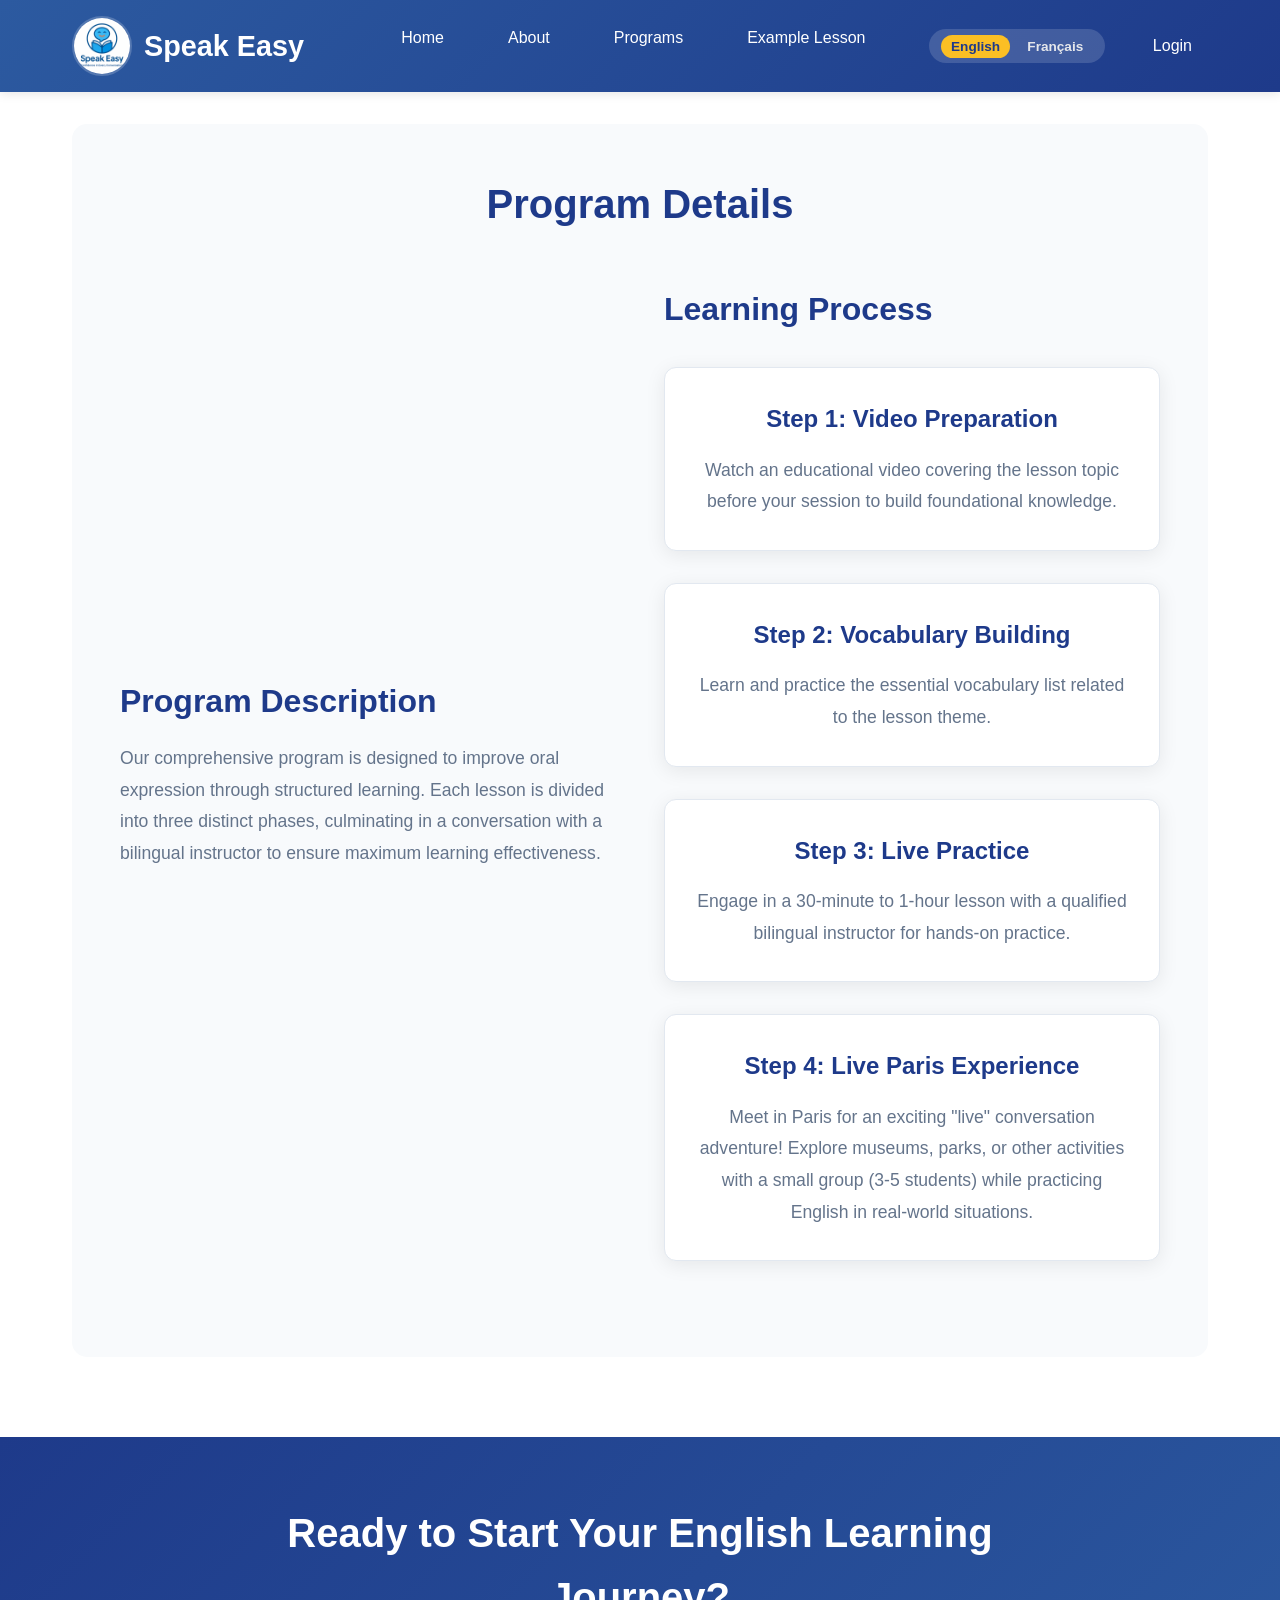
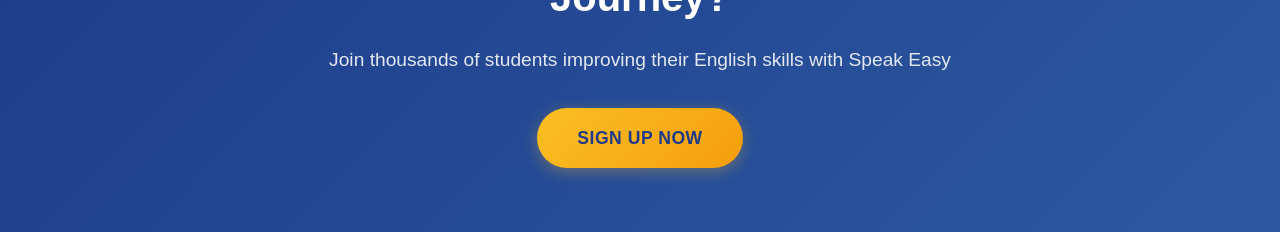
<file: Program_description.html>
<!DOCTYPE html>
<html lang="en">
<head>
    <meta charset="UTF-8">
    <meta name="viewport" content="width=device-width, initial-scale=1.0">
    <title>Program Details - Speak Easy</title>
    <meta name="description" content="Learn about our comprehensive English learning program structure and methodology.">
    <link rel="stylesheet" href="style.css">
    <script src="java.js" defer></script>
</head>
<body>
    <!-- Professional Header -->
    <header class="header">
        <nav class="nav-container">
            <a href="index.html" class="logo">
                <img src="logo.png" alt="Speak Easy Logo" class="logo-image">
                <span class="logo-text" data-i18n-key="nav_logo">Speak Easy</span>
            </a>
            <ul class="nav-menu">
                <li><a href="index.html" data-i18n-key="nav_home">Home</a></li>
                <li><a href="About.html" data-i18n-key="nav_about">About</a></li>
                <li><a href="Program_description.html" data-i18n-key="nav_programs">Programs</a></li>
                <li><a href="Example_lesson.html" data-i18n-key="nav_example">Example Lesson</a></li>
                <li class="nav-language-item">
                    <div class="lesson-language-toggle">
                        <button type="button" class="lang-toggle-btn active" data-lang-btn="en">English</button>
                        <button type="button" class="lang-toggle-btn" data-lang-btn="fr">Français</button>
                    </div>
                </li>
                <li><a href="Log_in.html" id="loginLink" data-i18n-key="nav_login">Login</a></li>
            </ul>
            <!-- User Profile Dropdown -->
            <div class="user-profile" id="userProfile" style="display: none;">
                <div class="profile-icon" id="profileIcon">
                    <span id="userInitials">JD</span>
                </div>
                <div class="profile-dropdown" id="profileDropdown">
                    <div class="dropdown-header">
                        <div class="user-info">
                            <div class="user-name" id="userName">John Doe</div>
                            <div class="user-email" id="userEmail">john.doe@example.com</div>
                        </div>
                    </div>
                    <div class="dropdown-menu">
                        <a href="Profile.html" class="dropdown-item">
                            <span class="dropdown-icon">👤</span>
                            <span data-i18n-key="profile_menu_profile">Profile</span>
                        </a>
                        <a href="#" class="dropdown-item">
                            <span class="dropdown-icon">🛒</span>
                            <span data-i18n-key="profile_menu_purchases">Purchases</span>
                        </a>
                        <a href="#" class="dropdown-item">
                            <span class="dropdown-icon">📚</span>
                            <span data-i18n-key="profile_menu_future">Future Lessons</span>
                        </a>
                        <a href="#" class="dropdown-item">
                            <span class="dropdown-icon">⚙️</span>
                            <span data-i18n-key="profile_menu_settings">Settings</span>
                        </a>
                        <div class="dropdown-divider"></div>
                        <a href="#" class="dropdown-item logout-item" id="logoutBtn">
                            <span class="dropdown-icon">🚪</span>
                            <span data-i18n-key="profile_menu_logout">Logout</span>
                        </a>
                    </div>
                </div>
            </div>
        </nav>
    </header>

    <!-- Main Content -->
    <main class="main-container">
        <section class="about-section">
            <h1 class="section-title" data-i18n-key="program_title">Program Details</h1>
            
            <div class="mission-content">
                <div class="mission-text">
                    <h2 data-i18n-key="program_desc_title">Program Description</h2>
                    <p data-i18n-key="program_desc_text">
                        Our comprehensive program is designed to improve oral expression through structured learning. 
                        Each lesson is divided into three distinct phases, culminating in a conversation with a bilingual 
                        instructor to ensure maximum learning effectiveness.
                    </p>
                </div>
                
                <div class="mission-text">
                    <h2 data-i18n-key="program_process_title">Learning Process</h2>
                    <div class="goals-grid">
                        <div class="goal-card">
                            <h3 data-i18n-key="program_step1_title">Step 1: Video Preparation</h3>
                            <p data-i18n-key="program_step1_text">Watch an educational video covering the lesson topic before your session to build foundational knowledge.</p>
                        </div>
                        <div class="goal-card">
                            <h3 data-i18n-key="program_step2_title">Step 2: Vocabulary Building</h3>
                            <p data-i18n-key="program_step2_text">Learn and practice the essential vocabulary list related to the lesson theme.</p>
                        </div>
                        <div class="goal-card">
                            <h3 data-i18n-key="program_step3_title">Step 3: Live Practice</h3>
                            <p data-i18n-key="program_step3_text">Engage in a 30-minute to 1-hour lesson with a qualified bilingual instructor for hands-on practice.</p>
                        </div>
                        <div class="goal-card">
                            <h3 data-i18n-key="program_step4_title">Step 4: Live Paris Experience</h3>
                            <p data-i18n-key="program_step4_text">Meet in Paris for an exciting "live" conversation adventure! Explore museums, parks, or other activities with a small group (3-5 students) while practicing English in real-world situations.</p>
                        </div>
                    </div>
                </div>
            </div>
        </section>
    </main>

    <!-- Sign Up Section -->
    <section class="signup-section">
        <div class="signup-container">
            <h2 data-i18n-key="program_signup_title">Ready to Start Your English Learning Journey?</h2>
            <p data-i18n-key="program_signup_text">Join thousands of students improving their English skills with Speak Easy</p>
            <a href="Sign_up.html" class="btn-signup" data-i18n-key="program_signup_button">Sign Up Now</a>
        </div>
    </section>

    <script>
        (function() {
            const translations = {
                en: {
                    nav_logo: 'Speak Easy',
                    nav_home: 'Home',
                    nav_about: 'About',
                    nav_programs: 'Programs',
                    nav_example: 'Example Lesson',
                    nav_login: 'Login',
                    profile_menu_profile: 'Profile',
                    profile_menu_purchases: 'Purchases',
                    profile_menu_future: 'Future Lessons',
                    profile_menu_settings: 'Settings',
                    profile_menu_logout: 'Logout',
                    program_title: 'Program Details',
                    program_desc_title: 'Program Description',
                    program_desc_text: 'Our comprehensive program is designed to improve oral expression through structured learning. Each lesson is divided into three distinct phases, culminating in a conversation with a bilingual instructor to ensure maximum learning effectiveness.',
                    program_process_title: 'Learning Process',
                    program_step1_title: 'Step 1: Video Preparation',
                    program_step1_text: 'Watch an educational video covering the lesson topic before your session to build foundational knowledge.',
                    program_step2_title: 'Step 2: Vocabulary Building',
                    program_step2_text: 'Learn and practice the essential vocabulary list related to the lesson theme.',
                    program_step3_title: 'Step 3: Live Practice',
                    program_step3_text: 'Engage in a 30-minute to 1-hour lesson with a qualified bilingual instructor for hands-on practice.',
                    program_step4_title: 'Step 4: Live Paris Experience',
                    program_step4_text: 'Meet in Paris for an exciting "live" conversation adventure! Explore museums, parks, or other activities with a small group (3-5 students) while practicing English in real-world situations.',
                    program_signup_title: 'Ready to Start Your English Learning Journey?',
                    program_signup_text: 'Join thousands of students improving their English skills with Speak Easy',
                    program_signup_button: 'Sign Up Now'
                },
                fr: {
                    nav_logo: 'Speak Easy',
                    nav_home: 'Accueil',
                    nav_about: 'À propos',
                    nav_programs: 'Programmes',
                    nav_example: "Leçon d'exemple",
                    nav_login: 'Connexion',
                    profile_menu_profile: 'Profil',
                    profile_menu_purchases: 'Achats',
                    profile_menu_future: 'Leçons futures',
                    profile_menu_settings: 'Paramètres',
                    profile_menu_logout: 'Déconnexion',
                    program_title: 'Détails du programme',
                    program_desc_title: 'Description du programme',
                    program_desc_text: "Notre programme complet est conçu pour améliorer l’expression orale grâce à une progression structurée. Chaque leçon est divisée en trois phases, puis se termine par une conversation avec un·e enseignant·e bilingue pour garantir une efficacité maximale.",
                    program_process_title: "Le déroulement de l'apprentissage",
                    program_step1_title: 'Étape 1 : Préparation vidéo',
                    program_step1_text: 'Regarde une vidéo éducative sur le thème de la leçon avant ta séance pour poser les bases.',
                    program_step2_title: 'Étape 2 : Vocabulaire',
                    program_step2_text: 'Apprends et révise la liste de vocabulaire essentielle liée au thème de la leçon.',
                    program_step3_title: 'Étape 3 : Pratique en direct',
                    program_step3_text: 'Participe à une leçon de 30 minutes à 1 heure avec un·e enseignant·e bilingue pour pratiquer concrètement.',
                    program_step4_title: 'Étape 4 : Expérience Paris en direct',
                    program_step4_text: 'Retrouve-nous à Paris pour une aventure de conversation "en direct" ! Explore des musées, des parcs ou d’autres activités en petit groupe (3–5 élèves) tout en pratiquant l’anglais en situation réelle.',
                    program_signup_title: "Prêt à commencer ton aventure en anglais ?",
                    program_signup_text: "Rejoins les milliers d’élèves qui améliorent leur anglais avec Speak Easy",
                    program_signup_button: "Je m'inscris"
                }
            };

            function setLanguage(lang) {
                const selectedLang = lang === 'fr' ? 'fr' : 'en';
                document.documentElement.lang = selectedLang;

                document.querySelectorAll('[data-i18n-key]').forEach(function(el) {
                    const key = el.getAttribute('data-i18n-key');
                    const translation = translations[selectedLang] && translations[selectedLang][key];
                    if (translation) {
                        el.innerHTML = translation;
                    }
                });

                document.querySelectorAll('[data-lang-btn]').forEach(function(btn) {
                    btn.classList.toggle('active', btn.getAttribute('data-lang-btn') === selectedLang);
                });

                localStorage.setItem('exampleLessonLang', selectedLang);
            }

            document.addEventListener('DOMContentLoaded', function() {
                const savedLang = localStorage.getItem('exampleLessonLang') || 'en';
                setLanguage(savedLang);

                document.querySelectorAll('[data-lang-btn]').forEach(function(btn) {
                    btn.addEventListener('click', function() {
                        setLanguage(this.getAttribute('data-lang-btn'));
                    });
                });
            });
        })();
    </script>
</body>
</html>
</file>
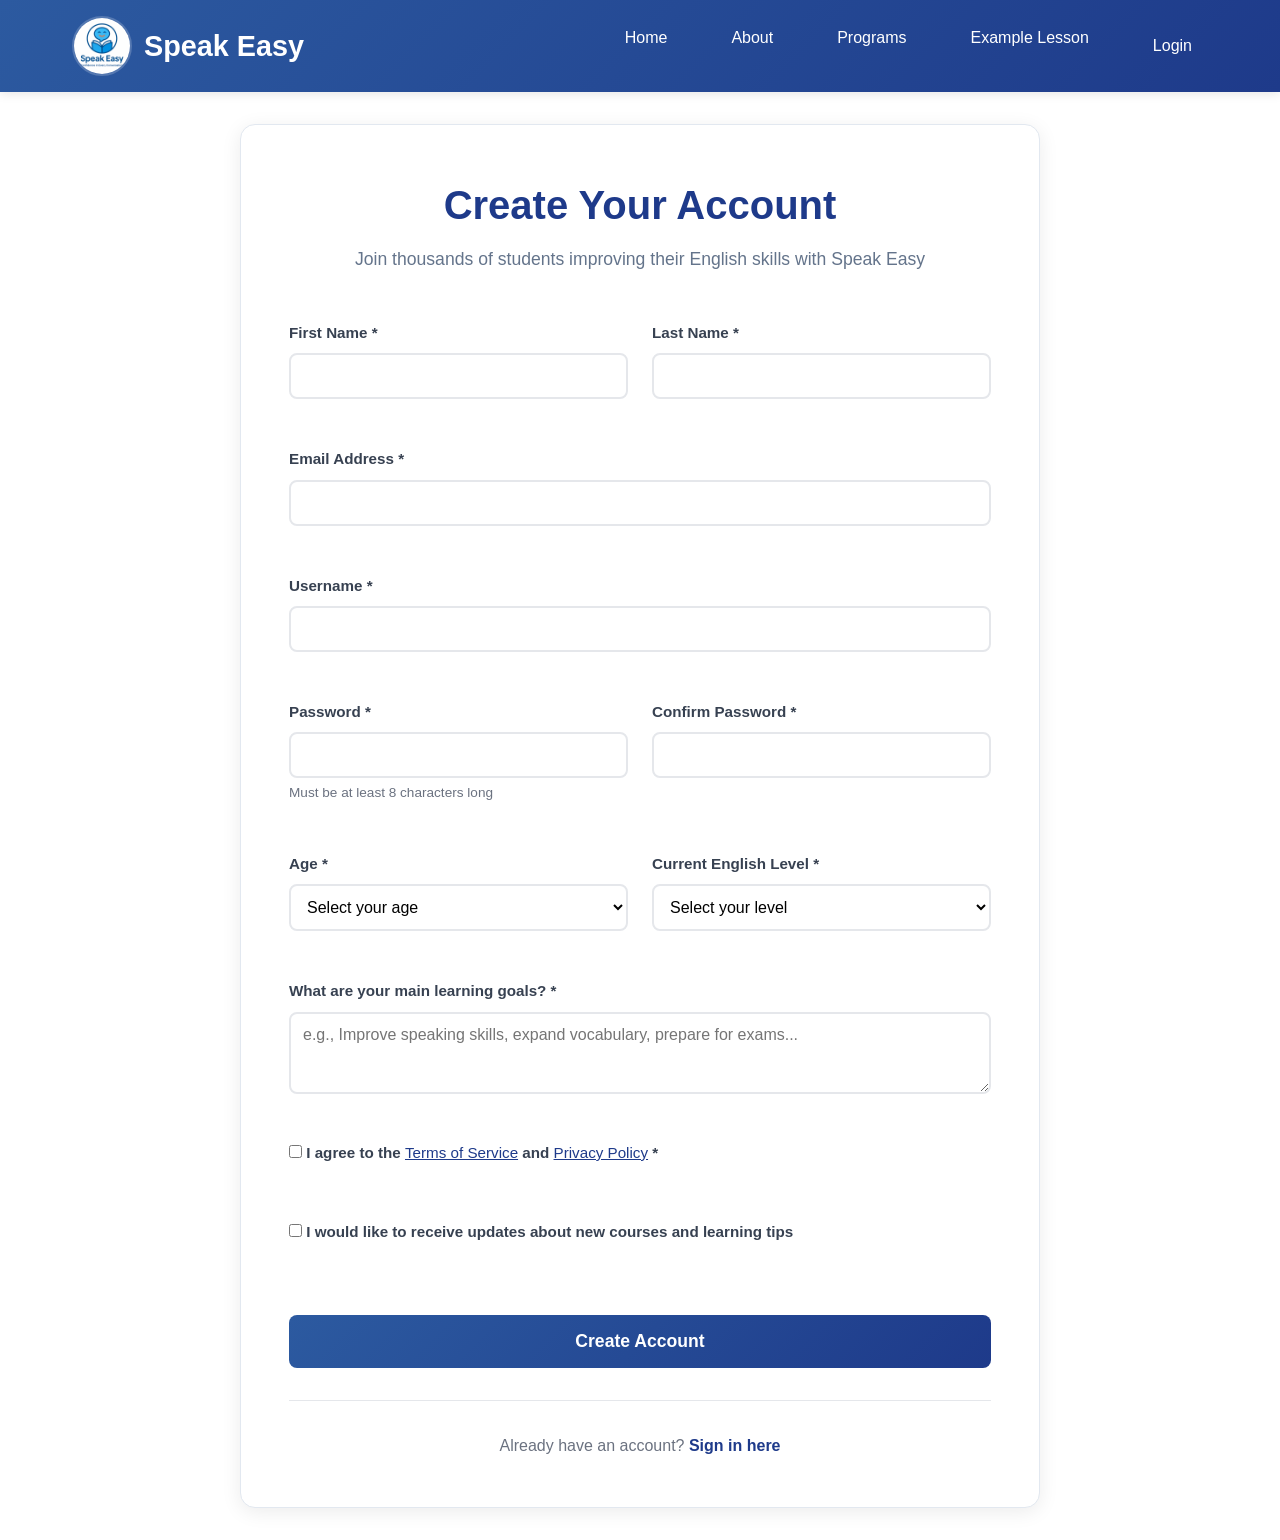
<file: Sign_up.html>
<!DOCTYPE html>
<html lang="en">
<head>
    <meta charset="UTF-8">
    <meta name="viewport" content="width=device-width, initial-scale=1.0">
    <title>Sign Up - Speak Easy</title>
    <meta name="description" content="Create your Speak Easy account and start your English learning journey today.">
    <link rel="stylesheet" href="style.css">
    <script src="java.js" defer></script>
</head>
<body>
    <!-- Professional Header -->
    <header class="header">
        <nav class="nav-container">
            <a href="index.html" class="logo">
                <img src="logo.png" alt="Speak Easy Logo" class="logo-image">
                <span class="logo-text">Speak Easy</span>
            </a>
            <ul class="nav-menu">
                <li><a href="index.html">Home</a></li>
                <li><a href="About.html">About</a></li>
                <li><a href="Program_description.html">Programs</a></li>
                <li><a href="Example_lesson.html">Example Lesson</a></li>
                <li><a href="Log_in.html" id="loginLink">Login</a></li>
            </ul>
            <!-- User Profile Dropdown -->
            <div class="user-profile" id="userProfile" style="display: none;">
                <div class="profile-icon" id="profileIcon">
                    <span id="userInitials">JD</span>
                </div>
                <div class="profile-dropdown" id="profileDropdown">
                    <div class="dropdown-header">
                        <div class="user-info">
                            <div class="user-name" id="userName">John Doe</div>
                            <div class="user-email" id="userEmail">john.doe@example.com</div>
                        </div>
                    </div>
                    <div class="dropdown-menu">
                        <a href="Profile.html" class="dropdown-item">
                            <span class="dropdown-icon">👤</span>
                            Profile
                        </a>
                        <a href="#" class="dropdown-item">
                            <span class="dropdown-icon">🛒</span>
                            Purchases
                        </a>
                        <a href="#" class="dropdown-item">
                            <span class="dropdown-icon">📚</span>
                            Future Lessons
                        </a>
                        <a href="#" class="dropdown-item">
                            <span class="dropdown-icon">⚙️</span>
                            Settings
                        </a>
                        <div class="dropdown-divider"></div>
                        <a href="#" class="dropdown-item logout-item" id="logoutBtn">
                            <span class="dropdown-icon">🚪</span>
                            Logout
                        </a>
                    </div>
                </div>
            </div>
        </nav>
    </header>

    <!-- Main Content -->
    <main class="main-container">
        <div class="signup-form-container">
            <h1 class="signup-form-title">Create Your Account</h1>
            <p class="signup-form-subtitle">Join thousands of students improving their English skills with Speak Easy</p>
            
            <form class="signup-form" id="signupForm">
                <div class="form-row">
                    <div class="form-group">
                        <label for="firstName">First Name *</label>
                        <input type="text" id="firstName" name="firstName" required>
                    </div>
                    <div class="form-group">
                        <label for="lastName">Last Name *</label>
                        <input type="text" id="lastName" name="lastName" required>
                    </div>
                </div>
                
                <div class="form-group">
                    <label for="email">Email Address *</label>
                        <input type="email" id="email" name="email" required>
                    </div>
                
                <div class="form-group">
                    <label for="username">Username *</label>
                        <input type="text" id="username" name="username" required>
                    </div>
                
                <div class="form-row">
                    <div class="form-group">
                        <label for="password">Password *</label>
                        <input type="password" id="password" name="password" required>
                        <small class="password-hint">Must be at least 8 characters long</small>
                    </div>
                    <div class="form-group">
                        <label for="confirmPassword">Confirm Password *</label>
                        <input type="password" id="confirmPassword" name="confirmPassword" required>
                    </div>
                </div>
                
                <div class="form-row">
                    <div class="form-group">
                        <label for="age">Age *</label>
                        <select id="age" name="age" required>
                            <option value="">Select your age</option>
                            <option value="5-8">5-8 years</option>
                            <option value="9-12">9-12 years</option>
                            <option value="13-15">13-15 years</option>
                            <option value="16-18">16-18 years</option>
                            <option value="19+">19+ years</option>
                        </select>
                    </div>
                    <div class="form-group">
                        <label for="englishLevel">Current English Level *</label>
                        <select id="englishLevel" name="englishLevel" required>
                            <option value="">Select your level</option>
                            <option value="beginner">Beginner</option>
                            <option value="elementary">Elementary</option>
                            <option value="intermediate">Intermediate</option>
                            <option value="upper-intermediate">Upper Intermediate</option>
                            <option value="advanced">Advanced</option>
                        </select>
                    </div>
                </div>
                
                <div class="form-group">
                    <label for="learningGoals">What are your main learning goals? *</label>
                    <textarea id="learningGoals" name="learningGoals" rows="3" placeholder="e.g., Improve speaking skills, expand vocabulary, prepare for exams..." required></textarea>
                </div>
                
                <div class="form-group checkbox-group">
                    <label class="checkbox-label">
                        <input type="checkbox" id="terms" name="terms" required>
                        <span class="checkmark"></span>
                        I agree to the <a href="#" class="link-terms">Terms of Service</a> and <a href="#" class="link-terms">Privacy Policy</a> *
                    </label>
                </div>
                
                <div class="form-group checkbox-group">
                    <label class="checkbox-label">
                        <input type="checkbox" id="newsletter" name="newsletter">
                        <span class="checkmark"></span>
                        I would like to receive updates about new courses and learning tips
                    </label>
                </div>
                
                <button type="submit" class="btn-signup-submit">Create Account</button>
            </form>
            
            <div class="login-link">
                <p>Already have an account? <a href="Log_in.html">Sign in here</a></p>
            </div>
        </div>
    </main>
</body>
</html>
</file>
<file: style.css>
/* Professional Business Website Styles for Speak Easy */
* {
    margin: 0;
    padding: 0;
    box-sizing: border-box;
}

body {
    font-family: 'Segoe UI', Tahoma, Geneva, Verdana, sans-serif;
    line-height: 1.6;
    color: #333;
    background-color: #ffffff;
}

/* Header and Navigation */
.header {
    background: linear-gradient(135deg, #2c5aa0 0%, #1e3a8a 100%);
    padding: 1rem 0;
    box-shadow: 0 2px 10px rgba(0,0,0,0.1);
    position: sticky;
    top: 0;
    z-index: 1000;
}

.nav-container {
    max-width: 1200px;
    margin: 0 auto;
    padding: 0 2rem;
    display: flex;
    justify-content: space-between;
    align-items: center;
}

.logo {
    color: white;
    font-size: 1.8rem;
    font-weight: 700;
    text-decoration: none;
    display: flex;
    align-items: center;
    gap: 0.75rem;
    transition: all 0.3s ease;
}

.logo:hover {
    transform: translateY(-2px);
}

.logo-image {
    width: 60px;
    height: 60px;
    border-radius: 50%;
    object-fit: cover;
    border: 2px solid rgba(255,255,255,0.2);
    transition: all 0.3s ease;
}

.logo:hover .logo-image {
    border-color: rgba(255,255,255,0.4);
    transform: scale(1.05);
}

.logo-text {
    font-size: 1.8rem;
    font-weight: 700;
}

.nav-menu {
    display: flex;
    list-style: none;
    gap: 2rem;
}

.nav-menu a {
    color: white;
    text-decoration: none;
    font-weight: 500;
    padding: 0.5rem 1rem;
    border-radius: 5px;
    transition: all 0.3s ease;
}

.nav-menu a:hover {
    background-color: rgba(255,255,255,0.1);
    transform: translateY(-2px);
}

/* Main Content */
.main-container {
    max-width: 1200px;
    margin: 0 auto;
    padding: 2rem;
}

.hero-section {
    text-align: center;
    padding: 4rem 0;
    background: linear-gradient(135deg, #f8fafc 0%, #e2e8f0 100%);
    border-radius: 15px;
    margin-bottom: 3rem;
}

.hero-content {
    display: flex;
    align-items: center;
    justify-content: center;
    gap: 3rem;
    max-width: 1000px;
    margin: 0 auto;
}

.hero-logo {
    flex-shrink: 0;
}

.hero-logo-image {
    width: 250px;
    height: 250px;
    border-radius: 20px;
    object-fit: cover;
    border: 4px solid #1e3a8a;
    box-shadow: 0 8px 25px rgba(30, 58, 138, 0.2);
    transition: all 0.3s ease;
}

.hero-logo-image:hover {
    transform: scale(1.05);
    box-shadow: 0 12px 35px rgba(30, 58, 138, 0.3);
}

.hero-text {
    flex: 1;
    text-align: left;
}

.hero-title {
    font-size: 3rem;
    color: #1e3a8a;
    margin-bottom: 1rem;
    font-weight: 700;
}

.hero-subtitle {
    font-size: 1.3rem;
    color: #64748b;
    line-height: 1.8;
    margin-bottom: 1.5rem;
}

.hero-description {
    font-size: 1.1rem;
    color: #374151;
    line-height: 1.7;
    font-style: italic;
    background: rgba(30, 58, 138, 0.05);
    padding: 1.5rem;
    border-radius: 12px;
    border-left: 4px solid #1e3a8a;
}

/* Goals Section */
.goals-section {
    margin-bottom: 4rem;
}

.section-title {
    text-align: center;
    font-size: 2.5rem;
    color: #1e3a8a;
    margin-bottom: 3rem;
    font-weight: 600;
}

.goals-grid {
    display: grid;
    grid-template-columns: repeat(auto-fit, minmax(300px, 1fr));
    gap: 2rem;
    margin-top: 2rem;
}

.goal-card {
    background: white;
    padding: 2rem;
    border-radius: 12px;
    box-shadow: 0 4px 20px rgba(0,0,0,0.08);
    text-align: center;
    transition: transform 0.3s ease, box-shadow 0.3s ease;
    border: 1px solid #e2e8f0;
}

.goal-card:hover {
    transform: translateY(-5px);
    box-shadow: 0 8px 30px rgba(0,0,0,0.12);
}

.goal-card h3 {
    color: #1e3a8a;
    font-size: 1.5rem;
    margin-bottom: 1rem;
    font-weight: 600;
}

.goal-card p {
    color: #64748b;
    font-size: 1.1rem;
    line-height: 1.6;
}

/* About Section */
.about-section {
    background: #f8fafc;
    padding: 3rem;
    border-radius: 15px;
    margin-bottom: 3rem;
}

/* Story Section */
.story-section {
    margin-bottom: 3rem;
    padding: 2rem;
    background: linear-gradient(135deg, #1e3a8a 0%, #2c5aa0 100%);
    border-radius: 15px;
    color: white;
}

.story-content h2 {
    color: white;
    font-size: 2rem;
    margin-bottom: 1.5rem;
    font-weight: 600;
    text-align: center;
}

.story-text {
    max-width: 800px;
    margin: 0 auto;
}

.story-intro {
    font-size: 1.2rem;
    line-height: 1.8;
    margin-bottom: 1.5rem;
    font-weight: 500;
}

.story-description {
    font-size: 1.1rem;
    line-height: 1.7;
    margin-bottom: 2rem;
    opacity: 0.95;
}

.story-highlight {
    background: rgba(255, 255, 255, 0.1);
    padding: 1.5rem;
    border-radius: 12px;
    border-left: 4px solid #fbbf24;
    text-align: center;
}

.story-highlight p {
    font-size: 1.1rem;
    margin: 0;
    font-style: italic;
}

/* What Sets Us Apart Section */
.what-sets-us-apart {
    margin-bottom: 4rem;
    padding: 3rem 2rem;
    background: #f8fafc;
    border-radius: 15px;
}

.what-sets-us-apart .section-title {
    text-align: center;
    margin-bottom: 3rem;
}

.unique-features-grid {
    display: grid;
    grid-template-columns: repeat(auto-fit, minmax(400px, 1fr));
    gap: 2.5rem;
    max-width: 1200px;
    margin: 0 auto;
}

.unique-feature-card {
    background: white;
    padding: 2.5rem;
    border-radius: 15px;
    box-shadow: 0 4px 20px rgba(0,0,0,0.08);
    border: 2px solid #e2e8f0;
    transition: all 0.3s ease;
}

.unique-feature-card:hover {
    transform: translateY(-5px);
    box-shadow: 0 8px 30px rgba(0,0,0,0.12);
    border-color: #1e3a8a;
}

.feature-icon {
    font-size: 3.5rem;
    text-align: center;
    margin-bottom: 1.5rem;
}

.unique-feature-card h3 {
    color: #1e3a8a;
    font-size: 1.8rem;
    margin-bottom: 1rem;
    text-align: center;
    font-weight: 600;
}

.unique-feature-card > p {
    color: #374151;
    font-size: 1.1rem;
    line-height: 1.7;
    margin-bottom: 1.5rem;
    text-align: center;
}

.feature-highlights {
    list-style: none;
    padding: 0;
    margin: 0;
}

.feature-highlights li {
    color: #374151;
    font-size: 1rem;
    line-height: 1.8;
    margin-bottom: 1rem;
    padding-left: 1.5rem;
    position: relative;
}

.feature-highlights li:before {
    content: "✓";
    position: absolute;
    left: 0;
    color: #1e3a8a;
    font-weight: bold;
    font-size: 1.2rem;
}

.feature-highlights li strong {
    color: #1e3a8a;
    font-weight: 600;
}

.mission-content {
    display: grid;
    grid-template-columns: 1fr 1fr;
    gap: 3rem;
    align-items: center;
    margin-bottom: 3rem;
}

.mission-text h2 {
    color: #1e3a8a;
    font-size: 2rem;
    margin-bottom: 1rem;
    font-weight: 600;
}

.mission-text p {
    color: #64748b;
    font-size: 1.1rem;
    line-height: 1.8;
}

.team-section h2 {
    color: #1e3a8a;
    font-size: 2rem;
    margin-bottom: 2rem;
    text-align: center;
    font-weight: 600;
}

.team-grid {
    display: grid;
    grid-template-columns: repeat(auto-fit, minmax(250px, 1fr));
    gap: 2rem;
}

.team-member {
    background: white;
    padding: 2rem;
    border-radius: 12px;
    text-align: center;
    box-shadow: 0 4px 20px rgba(0,0,0,0.08);
    border: 1px solid #e2e8f0;
}

.team-member h3 {
    color: #1e3a8a;
    font-size: 1.3rem;
    margin-bottom: 0.5rem;
    font-weight: 600;
}

.team-member p {
    color: #64748b;
    margin-bottom: 0.5rem;
}

.team-member img {
    width: 200px;
    height: 200px;
    object-fit: cover;
    border-radius: 50%;
    margin: 1.5rem auto;
    display: block;
    border: 4px solid #1e3a8a;
    box-shadow: 0 4px 15px rgba(30, 58, 138, 0.2);
    transition: all 0.3s ease;
}

.team-member img:hover {
    transform: scale(1.05);
    box-shadow: 0 6px 20px rgba(30, 58, 138, 0.3);
}

.mission-image {
    display: flex;
    align-items: center;
    justify-content: center;
}

.mission-image img {
    max-width: 100%;
    height: auto;
    border-radius: 12px;
    box-shadow: 0 4px 20px rgba(0,0,0,0.1);
    border: 1px solid #e2e8f0;
    transition: all 0.3s ease;
}

.mission-image img:hover {
    transform: translateY(-5px);
    box-shadow: 0 8px 30px rgba(0,0,0,0.15);
}

/* Login Form */
.login-container {
    max-width: 400px;
    margin: 0 auto;
    background: white;
    padding: 2rem;
    border-radius: 12px;
    box-shadow: 0 4px 20px rgba(0,0,0,0.08);
    border: 1px solid #e2e8f0;
}

.login-title {
    text-align: center;
    color: #1e3a8a;
    font-size: 2rem;
    margin-bottom: 2rem;
    font-weight: 600;
}

.form-group {
    margin-bottom: 1.5rem;
}

.form-group label {
    display: block;
    margin-bottom: 0.5rem;
    color: #374151;
    font-weight: 500;
}

.form-group input {
    width: 100%;
    padding: 0.75rem;
    border: 2px solid #e2e8f0;
    border-radius: 8px;
    font-size: 1rem;
    transition: border-color 0.3s ease;
}

.form-group input:focus {
    outline: none;
    border-color: #1e3a8a;
}

.btn-primary {
    width: 100%;
    background: linear-gradient(135deg, #2c5aa0 0%, #1e3a8a 100%);
    color: white;
    padding: 0.75rem;
    border: none;
    border-radius: 8px;
    font-size: 1rem;
    font-weight: 600;
    cursor: pointer;
    transition: transform 0.3s ease;
}

.btn-primary:hover {
    transform: translateY(-2px);
}

/* Responsive Design */
@media (max-width: 768px) {
    .nav-container {
        flex-direction: column;
        gap: 1rem;
    }
    
    .nav-menu {
        gap: 1rem;
    }
    
    .hero-content {
        flex-direction: column;
        gap: 2rem;
        text-align: center;
    }
    
    .hero-text {
        text-align: center;
    }
    
    .hero-title {
        font-size: 2rem;
    }
    
    .hero-subtitle {
        font-size: 1.1rem;
    }
    
    .hero-logo-image {
        width: 200px;
        height: 200px;
    }
    
    .what-sets-us-apart {
        padding: 2rem 1rem;
    }
    
    .unique-features-grid {
        grid-template-columns: 1fr;
        gap: 2rem;
    }
    
    .unique-feature-card {
        padding: 2rem 1.5rem;
    }
    
    .unique-feature-card h3 {
        font-size: 1.5rem;
    }
    
    .feature-icon {
        font-size: 3rem;
    }
    
    .mission-content {
        grid-template-columns: 1fr;
        gap: 2rem;
    }
    
    .mission-image img {
        max-width: 100%;
    }
    
    .team-member img {
        width: 150px;
        height: 150px;
    }
    
    .main-container {
        padding: 1rem;
    }
    
    .about-section {
        padding: 2rem 1rem;
    }
}

/* Vocabulary Game Styles */
.game-section {
    background: linear-gradient(135deg, #f1f5f9 0%, #e2e8f0 100%);
    padding: 3rem;
    border-radius: 15px;
    margin-bottom: 3rem;
    text-align: center;
}

.game-title {
    color: #1e3a8a;
    font-size: 2.2rem;
    margin-bottom: 1rem;
    font-weight: 600;
}

.game-subtitle {
    color: #64748b;
    font-size: 1.1rem;
    margin-bottom: 2rem;
}

.game-container {
    max-width: 800px;
    margin: 0 auto;
    background: white;
    padding: 2rem;
    border-radius: 12px;
    box-shadow: 0 4px 20px rgba(0,0,0,0.08);
    border: 1px solid #e2e8f0;
}

.game-info {
    display: flex;
    justify-content: space-between;
    align-items: center;
    margin-bottom: 1.5rem;
    flex-wrap: wrap;
    gap: 1rem;
}

.category-display {
    background: #1e40af;
    color: white;
    padding: 0.75rem 1.5rem;
    border-radius: 20px;
    font-size: 1rem;
    font-weight: 500;
}

.category-selector {
    margin-bottom: 2rem;
    text-align: center;
}

.category-selector label {
    display: block;
    margin-bottom: 0.5rem;
    color: #374151;
    font-weight: 600;
    font-size: 1.1rem;
}

.category-select {
    padding: 0.75rem 1rem;
    border: 2px solid #e2e8f0;
    border-radius: 8px;
    font-size: 1rem;
    background: white;
    color: #374151;
    cursor: pointer;
    transition: border-color 0.3s ease;
    min-width: 250px;
}

.category-select:focus {
    outline: none;
    border-color: #1e3a8a;
}

.game-sections {
    display: grid;
    grid-template-columns: 1fr 1fr;
    gap: 2rem;
    margin-bottom: 2rem;
}

.french-section, .english-section {
    text-align: center;
}

.french-section h3, .english-section h3 {
    color: #1e3a8a;
    font-size: 1.3rem;
    margin-bottom: 1rem;
    font-weight: 600;
}

.french-grid, .english-grid {
    display: grid;
    grid-template-columns: repeat(2, 1fr);
    gap: 1rem;
}

.game-grid {
    display: grid;
    grid-template-columns: repeat(2, 1fr);
    gap: 1rem;
    margin-bottom: 2rem;
}

.word-card {
    background: #f8fafc;
    padding: 1.5rem;
    border: 2px solid #e2e8f0;
    border-radius: 8px;
    cursor: pointer;
    transition: all 0.3s ease;
    font-size: 1.1rem;
    font-weight: 500;
    color: #374151;
}

.word-card:hover {
    border-color: #1e3a8a;
    background: #eff6ff;
    transform: translateY(-2px);
}

.word-card.selected {
    border-color: #1e3a8a;
    background: #dbeafe;
    color: #1e3a8a;
}

.word-card.matched {
    border-color: #059669;
    background: #d1fae5;
    color: #047857;
    cursor: default;
}

.french-card {
    border-left: 4px solid #1e40af;
}

.english-card {
    border-left: 4px solid #dc2626;
}

.game-controls {
    display: flex;
    gap: 1rem;
    justify-content: center;
    flex-wrap: wrap;
}

.btn-game {
    background: linear-gradient(135deg, #2c5aa0 0%, #1e3a8a 100%);
    color: white;
    padding: 0.75rem 1.5rem;
    border: none;
    border-radius: 8px;
    font-size: 1rem;
    font-weight: 600;
    cursor: pointer;
    transition: transform 0.3s ease;
}

.btn-game:hover {
    transform: translateY(-2px);
}

.btn-game:disabled {
    opacity: 0.6;
    cursor: not-allowed;
    transform: none;
}

.score-display {
    background: #1e3a8a;
    color: white;
    padding: 1rem 2rem;
    border-radius: 25px;
    font-size: 1.1rem;
    font-weight: 600;
    margin-bottom: 1.5rem;
    display: inline-block;
}

.feedback-message {
    margin-top: 1rem;
    padding: 1rem;
    border-radius: 8px;
    font-weight: 500;
}

.feedback-message.success {
    background: #d1fae5;
    color: #047857;
    border: 1px solid #a7f3d0;
}

.feedback-message.error {
    background: #fee2e2;
    color: #dc2626;
    border: 1px solid #fca5a5;
}

/* Responsive Game Design */
@media (max-width: 768px) {
    .game-sections {
        grid-template-columns: 1fr;
        gap: 1rem;
    }
    
    .french-grid, .english-grid {
        grid-template-columns: 1fr;
    }
    
    .game-controls {
        flex-direction: column;
        align-items: center;
    }
    
    .game-container {
        padding: 1.5rem;
    }
    
    .game-info {
        flex-direction: column;
        text-align: center;
    }
    
    .category-select {
        min-width: 200px;
    }
}

/* Utility Classes */
.text-center {
    text-align: center;
}

.mb-2 {
    margin-bottom: 2rem;
}

.mb-3 {
    margin-bottom: 3rem;
}

/* Contact Section Styles */
.contact-section {
    background: linear-gradient(135deg, #f8fafc 0%, #e2e8f0 100%);
    padding: 4rem 2rem;
    margin-top: 4rem;
    text-align: center;
    border-top: 1px solid #e2e8f0;
}

.contact-container {
    max-width: 800px;
    margin: 0 auto;
}

.contact-section h2 {
    color: #1e3a8a;
    font-size: 2.5rem;
    margin-bottom: 1rem;
    font-weight: 600;
}

.contact-section p {
    color: #64748b;
    font-size: 1.2rem;
    margin-bottom: 2rem;
    line-height: 1.6;
}

.contact-email {
    display: inline-block;
    margin-top: 1rem;
}

.contact-email-link {
    display: inline-block;
    color: #1e3a8a;
    font-size: 1.3rem;
    font-weight: 600;
    text-decoration: none;
    padding: 1rem 2rem;
    background: white;
    border: 2px solid #1e3a8a;
    border-radius: 50px;
    transition: all 0.3s ease;
    box-shadow: 0 2px 10px rgba(30, 58, 138, 0.1);
}

.contact-email-link:hover {
    background: #1e3a8a;
    color: white;
    transform: translateY(-2px);
    box-shadow: 0 4px 15px rgba(30, 58, 138, 0.2);
}

/* Sign Up Section Styles */
.signup-section {
    background: linear-gradient(135deg, #1e3a8a 0%, #2c5aa0 100%);
    padding: 4rem 2rem;
    margin-top: 0;
    text-align: center;
}

.signup-container {
    max-width: 800px;
    margin: 0 auto;
}

.signup-section h2 {
    color: white;
    font-size: 2.5rem;
    margin-bottom: 1rem;
    font-weight: 600;
}

.signup-section p {
    color: #e2e8f0;
    font-size: 1.2rem;
    margin-bottom: 2rem;
    line-height: 1.6;
}

.btn-signup {
    background: linear-gradient(135deg, #fbbf24 0%, #f59e0b 100%);
    color: #1e3a8a;
    padding: 1rem 2.5rem;
    border: none;
    border-radius: 50px;
    font-size: 1.1rem;
    font-weight: 700;
    cursor: pointer;
    transition: all 0.3s ease;
    box-shadow: 0 4px 15px rgba(251, 191, 36, 0.3);
    text-transform: uppercase;
    letter-spacing: 0.5px;
    text-decoration: none;
    display: inline-block;
}

.btn-signup:hover {
    transform: translateY(-3px);
    box-shadow: 0 6px 20px rgba(251, 191, 36, 0.4);
    background: linear-gradient(135deg, #f59e0b 0%, #d97706 100%);
}

.btn-signup:active {
    transform: translateY(-1px);
}

/* Responsive Contact and Sign Up Sections */
@media (max-width: 768px) {
    .contact-section {
        padding: 3rem 1rem;
        margin-top: 3rem;
    }
    
    .contact-section h2 {
        font-size: 2rem;
    }
    
    .contact-section p {
        font-size: 1.1rem;
    }
    
    .contact-email-link {
        font-size: 1.1rem;
        padding: 0.875rem 1.5rem;
    }
    
    .signup-section {
        padding: 3rem 1rem;
        margin-top: 0;
    }
    
    .signup-section h2 {
        font-size: 2rem;
    }
    
    .signup-section p {
        font-size: 1.1rem;
    }
    
    .btn-signup {
        padding: 0.875rem 2rem;
        font-size: 1rem;
    }
}

/* Sign Up Form Page Styles */
.signup-form-container {
    max-width: 800px;
    margin: 0 auto;
    background: white;
    padding: 3rem;
    border-radius: 15px;
    box-shadow: 0 4px 20px rgba(0,0,0,0.08);
    border: 1px solid #e2e8f0;
}

.signup-form-title {
    text-align: center;
    color: #1e3a8a;
    font-size: 2.5rem;
    margin-bottom: 0.5rem;
    font-weight: 700;
}

.signup-form-subtitle {
    text-align: center;
    color: #64748b;
    font-size: 1.1rem;
    margin-bottom: 3rem;
}

.signup-form {
    display: flex;
    flex-direction: column;
    gap: 1.5rem;
}

.form-row {
    display: grid;
    grid-template-columns: 1fr 1fr;
    gap: 1.5rem;
}

.form-group {
    display: flex;
    flex-direction: column;
}

.form-group label {
    font-weight: 600;
    color: #374151;
    margin-bottom: 0.5rem;
    font-size: 0.95rem;
}

.form-group input,
.form-group select,
.form-group textarea {
    padding: 0.75rem;
    border: 2px solid #e5e7eb;
    border-radius: 8px;
    font-size: 1rem;
    transition: border-color 0.3s ease;
    background: white;
}

.form-group input:focus,
.form-group select:focus,
.form-group textarea:focus {
    outline: none;
    border-color: #1e3a8a;
    box-shadow: 0 0 0 3px rgba(30, 58, 138, 0.1);
}

.form-group textarea {
    resize: vertical;
    min-height: 80px;
    font-family: inherit;
}

.password-hint {
    color: #6b7280;
    font-size: 0.85rem;
    margin-top: 0.25rem;
}

.checkbox-group {
    flex-direction: row;
    align-items: flex-start;
    gap: 0.75rem;
}

.checkbox-label {
    display: flex;
    align-items: flex-start;
    gap: 0.75rem;
    cursor: pointer;
    font-size: 0.95rem;
    line-height: 1.5;
}

.checkbox-label input[type="checkbox"] {
    margin: 0;
    width: auto;
    height: auto;
}

.link-terms {
    color: #1e3a8a;
    text-decoration: underline;
    font-weight: 500;
}

.link-terms:hover {
    color: #2c5aa0;
}

.btn-signup-submit {
    background: linear-gradient(135deg, #2c5aa0 0%, #1e3a8a 100%);
    color: white;
    padding: 1rem 2rem;
    border: none;
    border-radius: 8px;
    font-size: 1.1rem;
    font-weight: 600;
    cursor: pointer;
    transition: all 0.3s ease;
    margin-top: 1rem;
}

.btn-signup-submit:hover {
    transform: translateY(-2px);
    box-shadow: 0 4px 15px rgba(30, 58, 138, 0.3);
}

.login-link {
    text-align: center;
    margin-top: 2rem;
    padding-top: 2rem;
    border-top: 1px solid #e5e7eb;
}

.login-link p {
    color: #6b7280;
    font-size: 1rem;
}

.login-link a {
    color: #1e3a8a;
    text-decoration: none;
    font-weight: 600;
}

.login-link a:hover {
    text-decoration: underline;
}

/* Enhanced Login Form Styles */
.login-form {
    margin-bottom: 1.5rem;
}

.forgot-password {
    text-align: center;
    margin-top: 1rem;
}

.forgot-link {
    color: #1e3a8a;
    text-decoration: none;
    font-size: 0.9rem;
    font-weight: 500;
    transition: color 0.3s ease;
}

.forgot-link:hover {
    color: #2c5aa0;
    text-decoration: underline;
}

.login-error-message,
.login-success-message {
    animation: slideIn 0.3s ease-out;
}

@keyframes slideIn {
    from {
        opacity: 0;
        transform: translateY(-10px);
    }
    to {
        opacity: 1;
        transform: translateY(0);
    }
}

/* User Profile Dropdown Styles */
.user-profile {
    position: relative;
    display: flex;
    align-items: center;
}

.profile-icon {
    width: 40px;
    height: 40px;
    background: linear-gradient(135deg, #fbbf24 0%, #f59e0b 100%);
    border-radius: 50%;
    display: flex;
    align-items: center;
    justify-content: center;
    cursor: pointer;
    transition: all 0.3s ease;
    box-shadow: 0 2px 8px rgba(0,0,0,0.15);
    border: 2px solid rgba(255,255,255,0.2);
}

.profile-icon:hover {
    transform: scale(1.05);
    box-shadow: 0 4px 12px rgba(0,0,0,0.2);
}

.profile-icon span {
    color: white;
    font-weight: 700;
    font-size: 1rem;
    text-transform: uppercase;
}

.profile-dropdown {
    position: absolute;
    top: 50px;
    right: 0;
    background: white;
    border-radius: 12px;
    box-shadow: 0 8px 30px rgba(0,0,0,0.15);
    border: 1px solid #e2e8f0;
    min-width: 280px;
    z-index: 1000;
    opacity: 0;
    visibility: hidden;
    transform: translateY(-10px);
    transition: all 0.3s ease;
}

.profile-dropdown.show {
    opacity: 1;
    visibility: visible;
    transform: translateY(0);
}

.dropdown-header {
    padding: 1.5rem;
    border-bottom: 1px solid #e2e8f0;
    background: linear-gradient(135deg, #f8fafc 0%, #e2e8f0 100%);
    border-radius: 12px 12px 0 0;
}

.user-info {
    text-align: center;
}

.user-name {
    font-size: 1.1rem;
    font-weight: 600;
    color: #1e3a8a;
    margin-bottom: 0.25rem;
}

.user-email {
    font-size: 0.9rem;
    color: #64748b;
}

.dropdown-menu {
    padding: 0.5rem 0;
}

.dropdown-item {
    display: flex;
    align-items: center;
    padding: 0.75rem 1.5rem;
    color: #374151;
    text-decoration: none;
    transition: all 0.2s ease;
    font-weight: 500;
}

.dropdown-item:hover {
    background: #f8fafc;
    color: #1e3a8a;
}

.dropdown-icon {
    margin-right: 0.75rem;
    font-size: 1.1rem;
    width: 20px;
    text-align: center;
}

.dropdown-divider {
    height: 1px;
    background: #e2e8f0;
    margin: 0.5rem 0;
}

.logout-item {
    color: #dc2626;
}

.logout-item:hover {
    background: #fee2e2;
    color: #dc2626;
}

/* Responsive Sign Up Form */
@media (max-width: 768px) {
    .signup-form-container {
        padding: 2rem 1.5rem;
        margin: 0 1rem;
    }
    
    .signup-form-title {
        font-size: 2rem;
    }
    
    .form-row {
        grid-template-columns: 1fr;
        gap: 1rem;
    }
    
    .checkbox-group {
        flex-direction: column;
        align-items: flex-start;
    }
    
    .profile-dropdown {
        min-width: 250px;
        right: -10px;
    }
    
    .dropdown-item {
        padding: 0.75rem 1rem;
    }
}

/* Profile Page Styles */
.profile-header {
    display: flex;
    align-items: center;
    gap: 2rem;
    background: white;
    padding: 2rem;
    border-radius: 15px;
    box-shadow: 0 4px 20px rgba(0,0,0,0.08);
    border: 1px solid #e2e8f0;
    margin-bottom: 2rem;
}

.profile-avatar {
    position: relative;
    flex-shrink: 0;
}

.profile-avatar-image {
    width: 120px;
    height: 120px;
    border-radius: 50%;
    object-fit: cover;
    border: 4px solid #1e3a8a;
    box-shadow: 0 8px 25px rgba(30, 58, 138, 0.2);
}

.profile-status {
    position: absolute;
    bottom: 5px;
    right: 5px;
    background: white;
    padding: 0.25rem 0.5rem;
    border-radius: 12px;
    display: flex;
    align-items: center;
    gap: 0.25rem;
    font-size: 0.8rem;
    box-shadow: 0 2px 8px rgba(0,0,0,0.1);
}

.status-indicator {
    width: 8px;
    height: 8px;
    background: #10b981;
    border-radius: 50%;
}

.status-text {
    color: #059669;
    font-weight: 500;
}

.profile-info {
    flex: 1;
}

.profile-name {
    font-size: 2rem;
    color: #1e3a8a;
    margin-bottom: 0.5rem;
    font-weight: 700;
}

.profile-email {
    color: #64748b;
    font-size: 1.1rem;
    margin-bottom: 0.5rem;
}

.profile-member-since {
    color: #9ca3af;
    font-size: 0.9rem;
}

.profile-actions {
    display: flex;
    flex-direction: column;
    gap: 0.75rem;
}

.btn-edit-profile,
.btn-change-password {
    padding: 0.75rem 1.5rem;
    border: 2px solid #1e3a8a;
    border-radius: 8px;
    background: white;
    color: #1e3a8a;
    font-weight: 600;
    cursor: pointer;
    transition: all 0.3s ease;
}

.btn-edit-profile:hover,
.btn-change-password:hover {
    background: #1e3a8a;
    color: white;
    transform: translateY(-2px);
}

.profile-content {
    background: white;
    border-radius: 15px;
    box-shadow: 0 4px 20px rgba(0,0,0,0.08);
    border: 1px solid #e2e8f0;
    overflow: hidden;
}

.profile-tabs {
    display: flex;
    border-bottom: 1px solid #e2e8f0;
}

.tab-btn {
    flex: 1;
    padding: 1rem 1.5rem;
    border: none;
    background: transparent;
    color: #64748b;
    font-weight: 600;
    cursor: pointer;
    transition: all 0.3s ease;
    border-bottom: 3px solid transparent;
}

.tab-btn:hover {
    background: #f8fafc;
    color: #1e3a8a;
}

.tab-btn.active {
    color: #1e3a8a;
    border-bottom-color: #1e3a8a;
    background: #f8fafc;
}

.tab-content {
    display: none;
    padding: 2rem;
}

.tab-content.active {
    display: block;
}

.profile-stats {
    display: grid;
    grid-template-columns: repeat(auto-fit, minmax(200px, 1fr));
    gap: 1.5rem;
    margin-bottom: 2rem;
}

.stat-card {
    display: flex;
    align-items: center;
    gap: 1rem;
    padding: 1.5rem;
    background: #f8fafc;
    border-radius: 12px;
    border: 1px solid #e2e8f0;
}

.stat-icon {
    font-size: 2rem;
    width: 60px;
    height: 60px;
    display: flex;
    align-items: center;
    justify-content: center;
    background: white;
    border-radius: 50%;
    box-shadow: 0 2px 8px rgba(0,0,0,0.1);
}

.stat-info h3 {
    color: #374151;
    font-size: 0.9rem;
    margin-bottom: 0.25rem;
    font-weight: 500;
}

.stat-number {
    color: #1e3a8a;
    font-size: 1.5rem;
    font-weight: 700;
    margin: 0;
}

.recent-activity h2,
.progress-section h2,
.achievements-section h2,
.settings-section h2 {
    color: #1e3a8a;
    font-size: 1.5rem;
    margin-bottom: 1.5rem;
    font-weight: 600;
}

.activity-list {
    display: flex;
    flex-direction: column;
    gap: 1rem;
}

.activity-item {
    display: flex;
    align-items: center;
    gap: 1rem;
    padding: 1rem;
    background: #f8fafc;
    border-radius: 8px;
    border: 1px solid #e2e8f0;
}

.activity-icon {
    font-size: 1.5rem;
    width: 40px;
    height: 40px;
    display: flex;
    align-items: center;
    justify-content: center;
    background: white;
    border-radius: 50%;
    box-shadow: 0 2px 8px rgba(0,0,0,0.1);
}

.activity-content h4 {
    color: #374151;
    margin-bottom: 0.25rem;
    font-weight: 600;
}

.activity-content p {
    color: #64748b;
    font-size: 0.9rem;
    margin: 0;
}

.progress-chart {
    display: flex;
    flex-direction: column;
    gap: 1.5rem;
}

.progress-item {
    display: flex;
    flex-direction: column;
    gap: 0.5rem;
}

.progress-label {
    display: flex;
    justify-content: space-between;
    align-items: center;
    font-weight: 600;
    color: #374151;
}

.progress-bar {
    height: 8px;
    background: #e2e8f0;
    border-radius: 4px;
    overflow: hidden;
}

.progress-fill {
    height: 100%;
    background: linear-gradient(135deg, #1e3a8a 0%, #2c5aa0 100%);
    border-radius: 4px;
    transition: width 0.3s ease;
}

.achievements-grid {
    display: grid;
    grid-template-columns: repeat(auto-fit, minmax(200px, 1fr));
    gap: 1.5rem;
}

.achievement-card {
    padding: 1.5rem;
    text-align: center;
    border-radius: 12px;
    border: 2px solid #e2e8f0;
    background: #f8fafc;
    transition: all 0.3s ease;
}

.achievement-card.earned {
    border-color: #1e3a8a;
    background: #eff6ff;
}

.achievement-card:hover {
    transform: translateY(-2px);
    box-shadow: 0 4px 15px rgba(0,0,0,0.1);
}

.achievement-icon {
    font-size: 2.5rem;
    margin-bottom: 1rem;
}

.achievement-card h3 {
    color: #1e3a8a;
    margin-bottom: 0.5rem;
    font-weight: 600;
}

.achievement-card p {
    color: #64748b;
    font-size: 0.9rem;
    margin: 0;
}

.settings-form {
    display: flex;
    flex-direction: column;
    gap: 1.5rem;
    max-width: 500px;
}

.btn-save-settings {
    background: linear-gradient(135deg, #2c5aa0 0%, #1e3a8a 100%);
    color: white;
    padding: 0.75rem 2rem;
    border: none;
    border-radius: 8px;
    font-size: 1rem;
    font-weight: 600;
    cursor: pointer;
    transition: transform 0.3s ease;
    align-self: flex-start;
}

.btn-save-settings:hover {
    transform: translateY(-2px);
}

/* Footer */
.footer {
    background: #1e3a8a;
    color: white;
    text-align: center;
    padding: 2rem;
    margin-top: 4rem;
}

.footer-content p {
    margin: 0;
    font-size: 0.9rem;
}

/* Admin Dashboard Styles */
.admin-dashboard {
    max-width: 1400px;
    margin: 0 auto;
}

.admin-stats-grid {
    display: grid;
    grid-template-columns: repeat(auto-fit, minmax(250px, 1fr));
    gap: 2rem;
    margin-bottom: 3rem;
}

.admin-stat-card {
    background: white;
    padding: 2rem;
    border-radius: 15px;
    box-shadow: 0 4px 20px rgba(0,0,0,0.08);
    border: 1px solid #e2e8f0;
    display: flex;
    align-items: center;
    gap: 1.5rem;
    transition: all 0.3s ease;
}

.admin-stat-card:hover {
    transform: translateY(-5px);
    box-shadow: 0 8px 30px rgba(0,0,0,0.12);
}

.admin-stat-card .stat-icon {
    font-size: 3rem;
    width: 80px;
    height: 80px;
    display: flex;
    align-items: center;
    justify-content: center;
    background: linear-gradient(135deg, #1e3a8a 0%, #2c5aa0 100%);
    border-radius: 50%;
    color: white;
    flex-shrink: 0;
}

.admin-stat-card .stat-content h3 {
    color: #64748b;
    font-size: 0.9rem;
    margin-bottom: 0.5rem;
    font-weight: 500;
    text-transform: uppercase;
    letter-spacing: 0.5px;
}

.admin-stat-card .stat-number {
    color: #1e3a8a;
    font-size: 2rem;
    font-weight: 700;
    margin: 0;
}

.admin-section {
    background: white;
    padding: 2.5rem;
    border-radius: 15px;
    box-shadow: 0 4px 20px rgba(0,0,0,0.08);
    border: 1px solid #e2e8f0;
    margin-bottom: 3rem;
}

.admin-section h2 {
    color: #1e3a8a;
    font-size: 2rem;
    margin-bottom: 0.5rem;
    font-weight: 600;
}

.section-subtitle {
    color: #64748b;
    font-size: 1rem;
    margin-bottom: 2rem;
}

.users-table-container {
    overflow-x: auto;
}

.users-table {
    width: 100%;
    border-collapse: collapse;
    margin-top: 1rem;
}

.users-table thead {
    background: #f8fafc;
}

.users-table th {
    padding: 1rem;
    text-align: left;
    color: #1e3a8a;
    font-weight: 600;
    border-bottom: 2px solid #e2e8f0;
    font-size: 0.9rem;
    text-transform: uppercase;
    letter-spacing: 0.5px;
}

.users-table td {
    padding: 1rem;
    border-bottom: 1px solid #e2e8f0;
    color: #374151;
}

.users-table tbody tr:hover {
    background: #f8fafc;
}

.users-table tbody tr:last-child td {
    border-bottom: none;
}

.email-link {
    color: #1e3a8a;
    text-decoration: none;
    font-weight: 500;
}

.email-link:hover {
    text-decoration: underline;
}

.no-data-message {
    text-align: center;
    padding: 3rem;
    color: #64748b;
}

.visits-chart-container {
    display: grid;
    grid-template-columns: repeat(auto-fit, minmax(200px, 1fr));
    gap: 2rem;
    margin-top: 2rem;
}

.visit-stat-item {
    text-align: center;
    padding: 2rem;
    background: #f8fafc;
    border-radius: 12px;
    border: 1px solid #e2e8f0;
}

.visit-stat-item h3 {
    color: #64748b;
    font-size: 1rem;
    margin-bottom: 1rem;
    font-weight: 500;
}

.visit-number {
    color: #1e3a8a;
    font-size: 2.5rem;
    font-weight: 700;
    margin: 0;
}

@media (max-width: 768px) {
    .admin-stats-grid {
        grid-template-columns: 1fr;
    }
    
    .admin-section {
        padding: 1.5rem;
    }
    
    .users-table {
        font-size: 0.85rem;
    }
    
    .users-table th,
    .users-table td {
        padding: 0.75rem 0.5rem;
    }
    
    .visits-chart-container {
        grid-template-columns: 1fr;
    }
}

/* Responsive Profile Page */
@media (max-width: 768px) {
    .profile-header {
        flex-direction: column;
        text-align: center;
        gap: 1.5rem;
    }
    
    .profile-actions {
        flex-direction: row;
        justify-content: center;
    }
    
    .profile-stats {
        grid-template-columns: 1fr;
    }
    
    .profile-tabs {
        flex-direction: column;
    }
    
    .tab-btn {
        text-align: center;
    }
}

/* Example Lesson Page Styles */
.lesson-header {
    background: linear-gradient(135deg, #1e3a8a 0%, #2c5aa0 100%);
    color: white;
    padding: 3rem 2rem;
    border-radius: 15px;
    margin-bottom: 3rem;
    text-align: center;
}

.lesson-title {
    font-size: 3rem;
    margin-bottom: 1rem;
    font-weight: 700;
}

.lesson-subtitle {
    font-size: 1.3rem;
    margin-bottom: 2rem;
    opacity: 0.9;
}

.lesson-meta {
    display: flex;
    justify-content: center;
    gap: 2rem;
    flex-wrap: wrap;
}

.lesson-meta span {
    background: rgba(255, 255, 255, 0.1);
    padding: 0.75rem 1.5rem;
    border-radius: 25px;
    font-weight: 500;
}

.lesson-language-toggle {
    display: inline-flex;
    align-items: center;
    gap: 0.5rem;
    margin-left: 1rem;
    background: rgba(255, 255, 255, 0.15);
    padding: 0.35rem 0.75rem;
    border-radius: 999px;
}

.lang-toggle-btn {
    border: none;
    background: transparent;
    color: #e5e7eb;
    font-size: 0.85rem;
    font-weight: 600;
    padding: 0.25rem 0.6rem;
    border-radius: 999px;
    cursor: pointer;
    transition: all 0.2s ease;
}

.lang-toggle-btn:hover {
    background: rgba(255, 255, 255, 0.2);
}

.lang-toggle-btn.active {
    background: #fbbf24;
    color: #1e3a8a;
}

.nav-language-item {
    display: flex;
    align-items: center;
}

.lesson-steps {
    margin-bottom: 3rem;
}

.step-container {
    display: flex;
    flex-direction: column;
    gap: 2rem;
}

.lesson-step {
    background: white;
    border-radius: 15px;
    box-shadow: 0 4px 20px rgba(0,0,0,0.08);
    border: 1px solid #e2e8f0;
    overflow: hidden;
}

.lesson-step.highlight-step {
    border: 2px solid #fbbf24;
    background: linear-gradient(135deg, #fef3c7 0%, #fde68a 100%);
}

.step-header {
    background: #f8fafc;
    padding: 1.5rem 2rem;
    border-bottom: 1px solid #e2e8f0;
    display: flex;
    align-items: center;
    gap: 1rem;
}

.highlight-step .step-header {
    background: linear-gradient(135deg, #fbbf24 0%, #f59e0b 100%);
    color: white;
}

.step-number {
    width: 40px;
    height: 40px;
    background: #1e3a8a;
    color: white;
    border-radius: 50%;
    display: flex;
    align-items: center;
    justify-content: center;
    font-weight: 700;
    font-size: 1.2rem;
}

.highlight-step .step-number {
    background: white;
    color: #f59e0b;
}

.step-title {
    font-size: 1.5rem;
    font-weight: 600;
    margin: 0;
    color: #1e3a8a;
}

.highlight-step .step-title {
    color: white;
}

.step-content {
    padding: 2rem;
}

.video-section {
    display: grid;
    grid-template-columns: 2fr 1fr;
    gap: 2rem;
    align-items: start;
}

.video-container {
    position: relative;
    width: 100%;
    height: 300px;
    border-radius: 12px;
    overflow: hidden;
    box-shadow: 0 4px 15px rgba(0,0,0,0.1);
}

.lesson-video {
    width: 100%;
    height: 100%;
    border: none;
}

.video-link-container {
    display: flex;
    align-items: center;
    justify-content: center;
    min-height: 300px;
    background: linear-gradient(135deg, #f8fafc 0%, #e2e8f0 100%);
    border-radius: 12px;
    box-shadow: 0 4px 15px rgba(0,0,0,0.1);
    border: 2px solid #e2e8f0;
}

.video-link-content {
    text-align: center;
    padding: 2rem;
    max-width: 500px;
}

.video-link-icon {
    font-size: 4rem;
    margin-bottom: 1.5rem;
}

.video-link-content h3 {
    color: #1e3a8a;
    font-size: 1.5rem;
    margin-bottom: 1rem;
    font-weight: 600;
}

.video-link-content p {
    color: #374151;
    font-size: 1.1rem;
    line-height: 1.6;
    margin-bottom: 2rem;
}

.btn-watch-video {
    display: inline-block;
    background: linear-gradient(135deg, #dc2626 0%, #b91c1c 100%);
    color: white;
    padding: 1rem 2.5rem;
    border-radius: 50px;
    font-size: 1.1rem;
    font-weight: 700;
    text-decoration: none;
    transition: all 0.3s ease;
    box-shadow: 0 4px 15px rgba(220, 38, 38, 0.3);
    border: none;
    cursor: pointer;
}

.btn-watch-video:hover {
    transform: translateY(-3px);
    box-shadow: 0 6px 20px rgba(220, 38, 38, 0.4);
    background: linear-gradient(135deg, #b91c1c 0%, #991b1b 100%);
}

.video-description h3 {
    color: #1e3a8a;
    margin-bottom: 1rem;
    font-weight: 600;
}

.video-tips {
    background: #f8fafc;
    padding: 1.5rem;
    border-radius: 12px;
    margin-top: 1rem;
    border-left: 4px solid #1e3a8a;
}

.video-tips h4 {
    color: #1e3a8a;
    margin-bottom: 0.75rem;
    font-weight: 600;
}

.vocabulary-section h3 {
    color: #1e3a8a;
    margin-bottom: 1.5rem;
    font-weight: 600;
    text-align: center;
}

.vocabulary-grid {
    display: grid;
    grid-template-columns: repeat(auto-fit, minmax(300px, 1fr));
    gap: 1.5rem;
}

.vocab-card {
    background: #f8fafc;
    padding: 1.5rem;
    border-radius: 12px;
    border: 1px solid #e2e8f0;
    transition: all 0.3s ease;
}

.vocab-card:hover {
    transform: translateY(-2px);
    box-shadow: 0 4px 15px rgba(0,0,0,0.1);
}

.vocab-word {
    font-size: 1.2rem;
    font-weight: 700;
    color: #1e3a8a;
    margin-bottom: 0.5rem;
}

.vocab-meaning {
    color: #64748b;
    margin-bottom: 0.75rem;
    font-weight: 500;
}

.vocab-example {
    color: #374151;
    font-style: italic;
    font-size: 0.9rem;
}

.conversation-section h3 {
    color: #1e3a8a;
    margin-bottom: 1rem;
    font-weight: 600;
}

.conversation-intro {
    background: #eff6ff;
    padding: 1.5rem;
    border-radius: 12px;
    margin-bottom: 2rem;
    border-left: 4px solid #1e3a8a;
}

.question-list {
    display: flex;
    flex-direction: column;
    gap: 1rem;
    margin-bottom: 2rem;
}

.question-item {
    display: flex;
    align-items: center;
    gap: 1rem;
    padding: 1rem;
    background: #f8fafc;
    border-radius: 8px;
    border: 1px solid #e2e8f0;
}

.question-icon {
    font-size: 1.5rem;
    width: 40px;
    text-align: center;
}

.question-text {
    font-weight: 500;
    color: #374151;
}

.conversation-tips {
    background: #d1fae5;
    padding: 1.5rem;
    border-radius: 12px;
    border-left: 4px solid #059669;
}

.conversation-tips h4 {
    color: #047857;
    margin-bottom: 0.75rem;
    font-weight: 600;
}

.progress-section h3 {
    color: #1e3a8a;
    margin-bottom: 1.5rem;
    font-weight: 600;
    text-align: center;
}

.progress-checklist {
    display: flex;
    flex-direction: column;
    gap: 1rem;
    margin-bottom: 2rem;
}

.checklist-item {
    display: flex;
    align-items: center;
    gap: 1rem;
    padding: 1rem;
    background: #f8fafc;
    border-radius: 8px;
    border: 1px solid #e2e8f0;
}

.checklist-item input[type="checkbox"] {
    width: 20px;
    height: 20px;
    accent-color: #1e3a8a;
}

.checklist-item label {
    font-weight: 500;
    color: #374151;
    cursor: pointer;
}

.progress-summary {
    background: #eff6ff;
    padding: 1.5rem;
    border-radius: 12px;
    border-left: 4px solid #1e3a8a;
}

.progress-summary h4 {
    color: #1e3a8a;
    margin-bottom: 0.75rem;
    font-weight: 600;
}

.live-activity-section h3 {
    color: #1e3a8a;
    margin-bottom: 1rem;
    font-weight: 600;
}

.activity-intro {
    background: #fef3c7;
    padding: 1.5rem;
    border-radius: 12px;
    margin-bottom: 2rem;
    border-left: 4px solid #f59e0b;
}

.activity-options h3 {
    color: #1e3a8a;
    margin-bottom: 1.5rem;
    font-weight: 600;
}

.activity-grid {
    display: grid;
    grid-template-columns: repeat(auto-fit, minmax(300px, 1fr));
    gap: 1.5rem;
    margin-bottom: 2rem;
}

.activity-card {
    background: white;
    padding: 1.5rem;
    border-radius: 12px;
    border: 2px solid #e2e8f0;
    text-align: center;
    transition: all 0.3s ease;
}

.activity-card:hover {
    transform: translateY(-2px);
    box-shadow: 0 4px 15px rgba(0,0,0,0.1);
    border-color: #1e3a8a;
}

.activity-icon {
    font-size: 2.5rem;
    margin-bottom: 1rem;
}

.activity-card h4 {
    color: #1e3a8a;
    margin-bottom: 0.75rem;
    font-weight: 600;
}

.activity-benefits {
    background: #f0f9ff;
    padding: 1.5rem;
    border-radius: 12px;
    margin-bottom: 2rem;
    border-left: 4px solid #0ea5e9;
}

.activity-benefits h4 {
    color: #0369a1;
    margin-bottom: 0.75rem;
    font-weight: 600;
}

.activity-benefits ul {
    margin: 0;
    padding-left: 1.5rem;
}

.activity-benefits li {
    margin-bottom: 0.5rem;
    color: #374151;
}

.activity-cta {
    text-align: center;
}

.btn-book-activity {
    background: linear-gradient(135deg, #fbbf24 0%, #f59e0b 100%);
    color: #1e3a8a;
    padding: 1rem 2rem;
    border: none;
    border-radius: 50px;
    font-size: 1.1rem;
    font-weight: 700;
    cursor: pointer;
    transition: all 0.3s ease;
    box-shadow: 0 4px 15px rgba(251, 191, 36, 0.3);
    margin-bottom: 1rem;
}

.btn-book-activity:hover {
    transform: translateY(-2px);
    box-shadow: 0 6px 20px rgba(251, 191, 36, 0.4);
}

.activity-note {
    color: #64748b;
    font-size: 0.9rem;
    font-style: italic;
}

.lesson-cta {
    background: linear-gradient(135deg, #1e3a8a 0%, #2c5aa0 100%);
    color: white;
    padding: 3rem 2rem;
    border-radius: 15px;
    text-align: center;
    margin-bottom: 3rem;
}

.cta-content h2 {
    font-size: 2rem;
    margin-bottom: 1rem;
    font-weight: 600;
}

.cta-content p {
    font-size: 1.1rem;
    margin-bottom: 2rem;
    opacity: 0.9;
}

.cta-buttons {
    display: flex;
    gap: 1rem;
    justify-content: center;
    flex-wrap: wrap;
}

.btn-primary {
    background: linear-gradient(135deg, #fbbf24 0%, #f59e0b 100%);
    color: #1e3a8a;
    padding: 1rem 2rem;
    border: none;
    border-radius: 50px;
    font-size: 1.1rem;
    font-weight: 700;
    cursor: pointer;
    transition: all 0.3s ease;
    text-decoration: none;
    display: inline-block;
}

.btn-primary:hover {
    transform: translateY(-2px);
    box-shadow: 0 6px 20px rgba(251, 191, 36, 0.4);
}

.btn-secondary {
    background: transparent;
    color: white;
    padding: 1rem 2rem;
    border: 2px solid white;
    border-radius: 50px;
    font-size: 1.1rem;
    font-weight: 600;
    cursor: pointer;
    transition: all 0.3s ease;
    text-decoration: none;
    display: inline-block;
}

.btn-secondary:hover {
    background: white;
    color: #1e3a8a;
    transform: translateY(-2px);
}

/* Additional Example Lesson Page Styles */
.lesson-title-section {
    max-width: 1000px;
    margin: 0 auto;
}

.lesson-duration,
.lesson-level,
.lesson-age {
    font-size: 1rem;
    font-weight: 500;
}

.conversation-questions h3 {
    color: #1e3a8a;
    margin-bottom: 1rem;
    font-weight: 600;
}

.video-description p {
    color: #374151;
    line-height: 1.6;
    margin-bottom: 0;
}

.video-tips ul {
    margin: 0.5rem 0 0 1.5rem;
    padding: 0;
    color: #374151;
}

.video-tips li {
    margin-bottom: 0.5rem;
}

.conversation-tips ul {
    margin: 0.5rem 0 0 1.5rem;
    padding: 0;
    color: #374151;
}

.conversation-tips li {
    margin-bottom: 0.5rem;
}

.progress-summary ul {
    margin: 0.5rem 0 0 1.5rem;
    padding: 0;
    color: #374151;
}

.progress-summary li {
    margin-bottom: 0.5rem;
}

.activity-benefits ul li {
    margin-bottom: 0.75rem;
}

.activity-benefits strong {
    color: #0369a1;
}

/* Responsive Design for Example Lesson */
@media (max-width: 768px) {
    .lesson-title {
        font-size: 2rem;
    }
    
    .lesson-meta {
        flex-direction: column;
        gap: 1rem;
    }
    
    .video-section {
        grid-template-columns: 1fr;
    }
    
    .vocabulary-grid {
        grid-template-columns: 1fr;
    }
    
    .activity-grid {
        grid-template-columns: 1fr;
    }
    
    .cta-buttons {
        flex-direction: column;
        align-items: center;
    }
    
    .step-content {
        padding: 1.5rem;
    }
    
    .lesson-header {
        padding: 2rem 1rem;
    }
    
    .lesson-cta {
        padding: 2rem 1rem;
    }
    
    .video-link-content {
        padding: 1.5rem;
    }
    
    .video-link-icon {
        font-size: 3rem;
    }
    
    .video-link-content h3 {
        font-size: 1.3rem;
    }
    
    .video-link-content p {
        font-size: 1rem;
    }
    
    .btn-watch-video {
        padding: 0.875rem 2rem;
        font-size: 1rem;
    }
}
</file>
